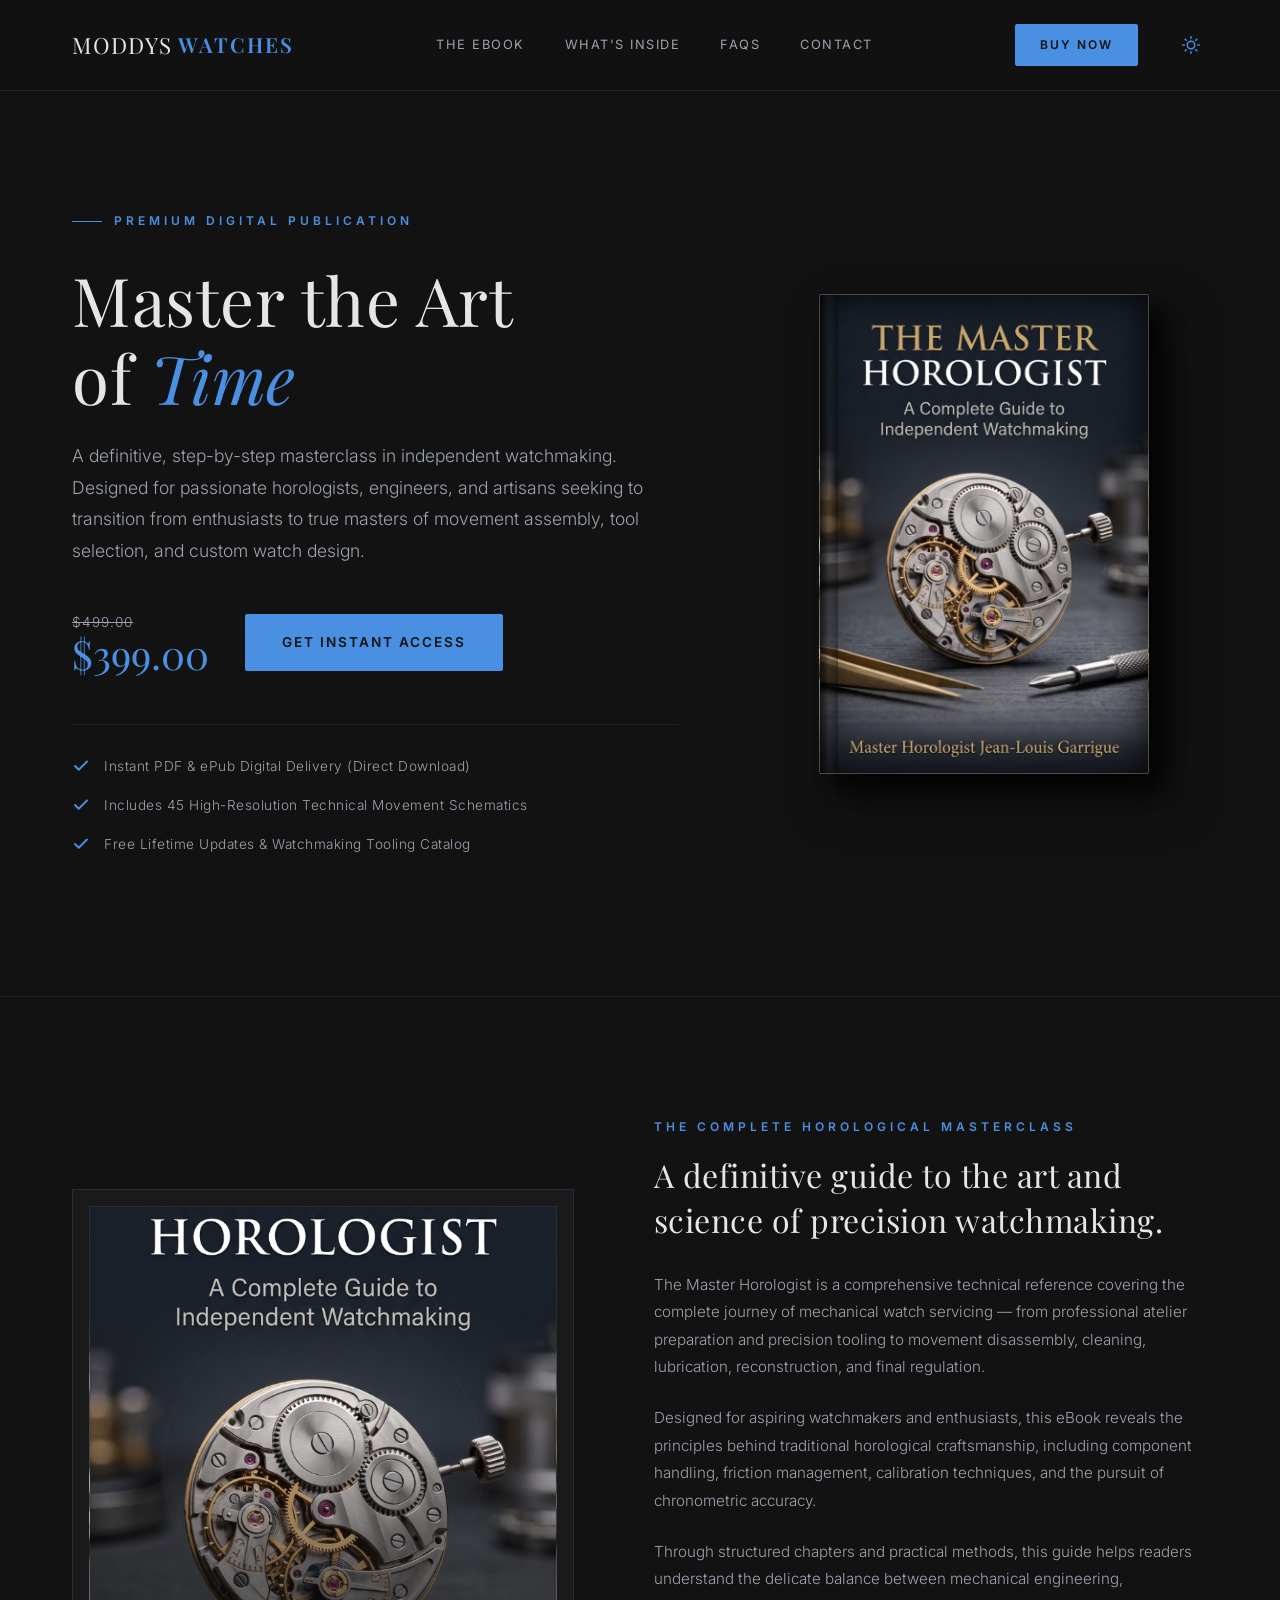
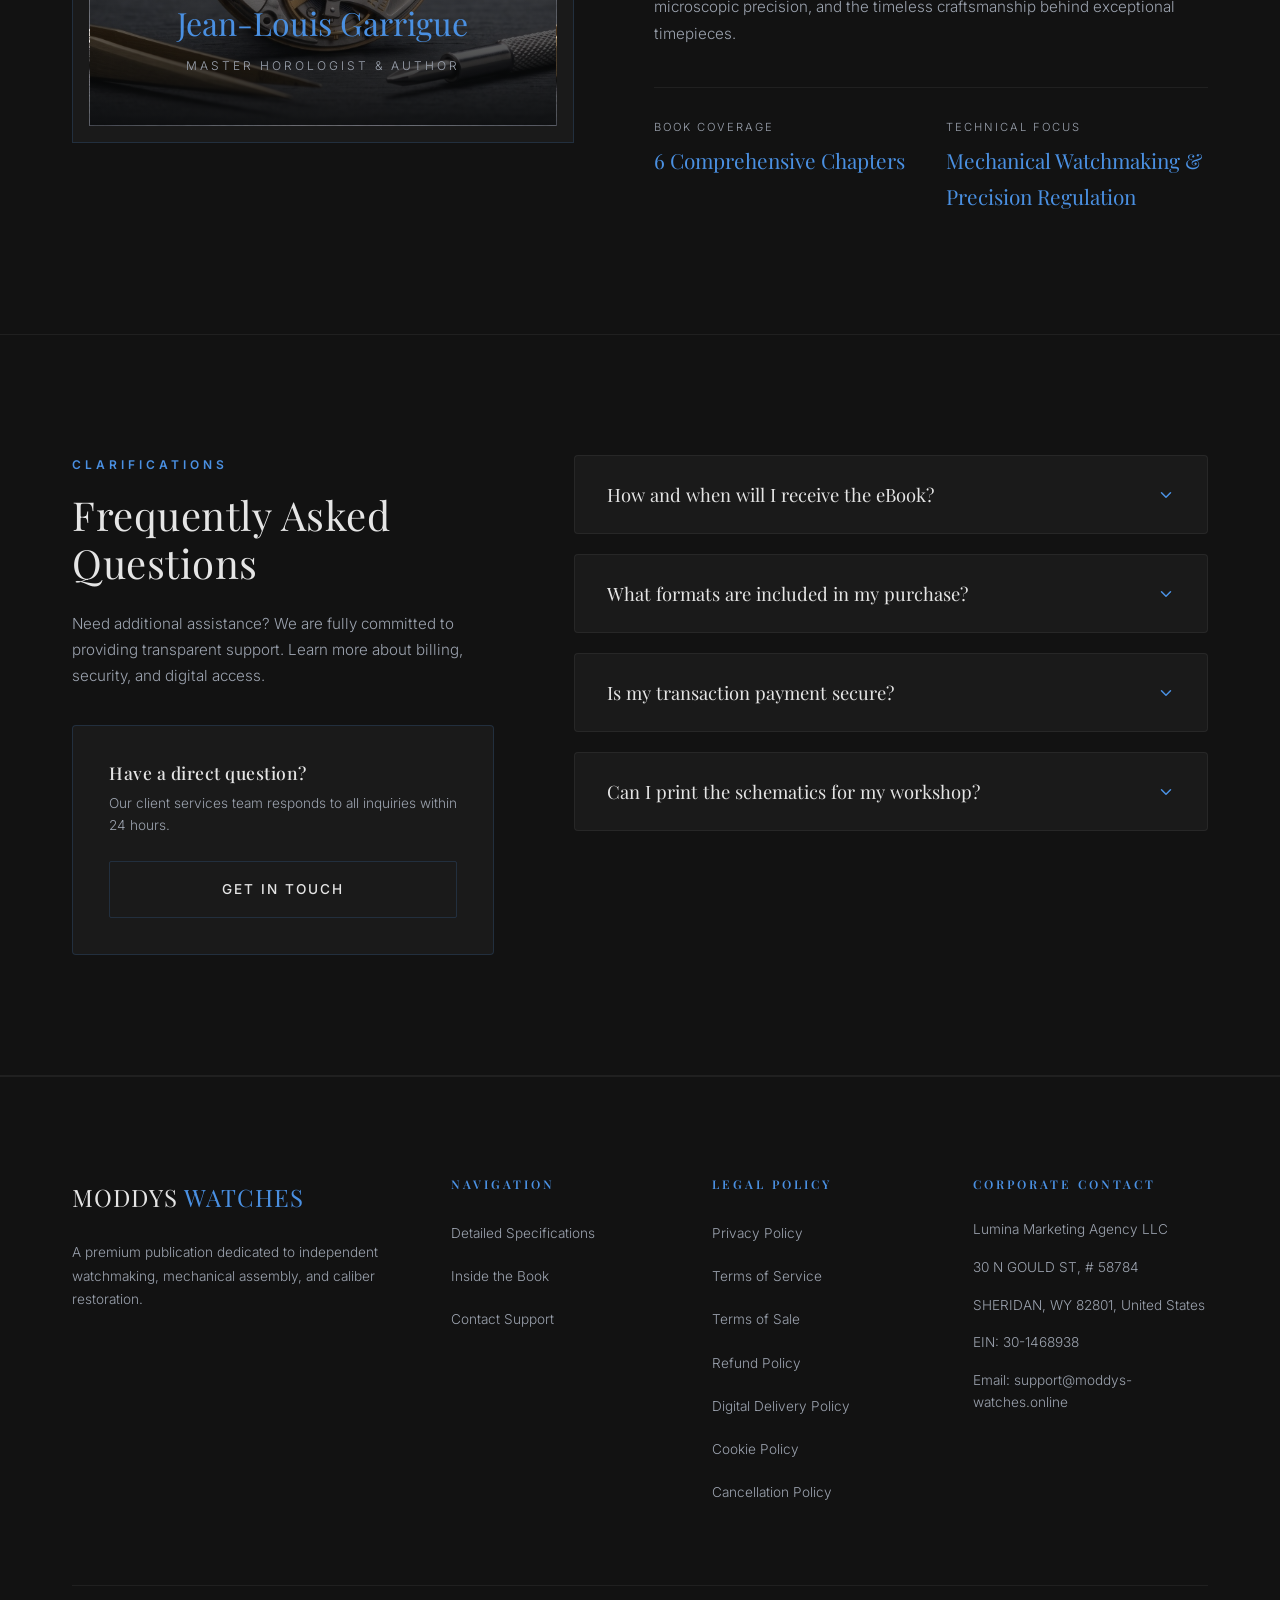
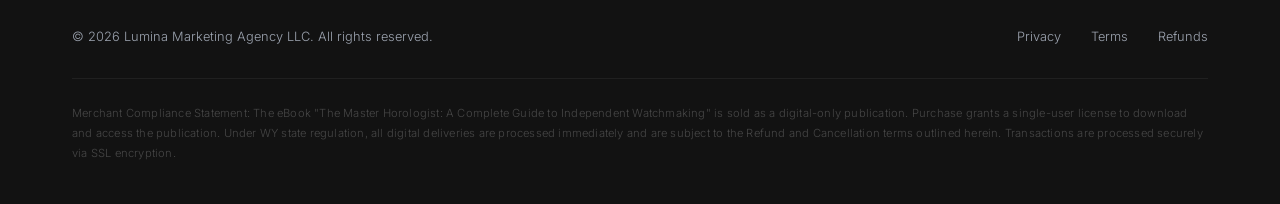
<file: index.html>
<!DOCTYPE html>
<html lang="en">

<head>
  <meta charset="UTF-8">
  <meta name="viewport" content="width=device-width, initial-scale=1.0">
  <meta name="description"
    content="The Master Horologist: A Complete Guide to Independent Watchmaking. Learn movement mechanics, sourcing, tools, and assembly from an industry expert.">
  <title>The Master Horologist — A Complete Guide to Independent Watchmaking</title>
  <link rel="preconnect" href="https://fonts.googleapis.com">
  <link rel="preconnect" href="https://fonts.gstatic.com" crossorigin>
  <link
    href="https://fonts.googleapis.com/css2?family=Inter:wght@300;400;500;600;700&family=Playfair+Display:ital,wght@0,400;0,600;0,700;1,400&display=swap"
    rel="stylesheet">
  <link rel="stylesheet" href="style.css">
  <script>
    (function () {
      const currentTheme = localStorage.getItem('theme');
      if (currentTheme === 'classic') {
        document.body.classList.add('theme-classic');
      }
    })();
  </script>
</head>

<body>

  <!-- HEADER -->
  <header class="header">
    <div class="container header-container">
      <a href="index.html" class="logo">
        MODDYS<span>WATCHES</span>
      </a>

      <nav class="nav-menu" id="navMenu">
        <a href="product.html" class="nav-link">The eBook</a>
        <a href="index.html#features" class="nav-link">What's Inside</a>
        <a href="index.html#faq" class="nav-link">FAQs</a>
        <a href="contact.html" class="nav-link">Contact</a>
      </nav>

      <div class="nav-actions">
        <a href="product.html" class="btn btn-primary btn-nav-cta">Buy Now</a>
        <button class="theme-toggle" id="themeToggle" aria-label="Toggle Theme">
          <!-- Sun Icon (appears in dark mode to switch to light) -->
          <svg class="sun-icon" width="18" height="18" viewBox="0 0 24 24" fill="none" stroke="currentColor"
            stroke-width="2" stroke-linecap="round" stroke-linejoin="round">
            <circle cx="12" cy="12" r="5"></circle>
            <line x1="12" y1="1" x2="12" y2="3"></line>
            <line x1="12" y1="21" x2="12" y2="23"></line>
            <line x1="4.22" y1="4.22" x2="5.64" y2="5.64"></line>
            <line x1="18.36" y1="18.36" x2="19.78" y2="19.78"></line>
            <line x1="1" y1="12" x2="3" y2="12"></line>
            <line x1="21" y1="12" x2="23" y2="12"></line>
            <line x1="4.22" y1="19.78" x2="5.64" y2="18.36"></line>
            <line x1="18.36" y1="5.64" x2="19.78" y2="4.22"></line>
          </svg>
          <!-- Moon Icon (appears in light mode to switch to dark) -->
          <svg class="moon-icon" width="18" height="18" viewBox="0 0 24 24" fill="none" stroke="currentColor"
            stroke-width="2" stroke-linecap="round" stroke-linejoin="round">
            <path d="M21 12.79A9 9 0 1 1 11.21 3 7 7 0 0 0 21 12.79z"></path>
          </svg>
        </button>
        <button class="mobile-nav-toggle" id="mobileNavToggle" aria-label="Toggle navigation">
          <span class="hamburger"></span>
        </button>
      </div>
    </div>
  </header>

  <!-- HERO SECTION -->
  <section class="hero">
    <div class="container hero-grid">
      <div class="hero-content">
        <span class="hero-pretitle">Premium Digital Publication</span>
        <h1 class="hero-title">Master the Art <br>of <span class="serif-italic text-gold">Time</span></h1>
        <p class="hero-description">
          A definitive, step-by-step masterclass in independent watchmaking. Designed for passionate horologists,
          engineers, and artisans seeking to transition from enthusiasts to true masters of movement assembly, tool
          selection, and custom watch design.
        </p>

        <div class="hero-cta-wrapper">
          <div class="hero-price">
            <span class="price-original">$499.00</span>
            <span class="price-current">$399.00</span>
          </div>
          <a href="product.html" class="btn btn-primary">Get Instant Access</a>
        </div>

        <div class="hero-benefits-list">
          <div class="hero-benefit-item">
            <svg width="18" height="18" viewBox="0 0 24 24" fill="none" stroke="currentColor" stroke-width="2.5"
              stroke-linecap="round" stroke-linejoin="round">
              <polyline points="20 6 9 17 4 12"></polyline>
            </svg>
            <span>Instant PDF &amp; ePub Digital Delivery (Direct Download)</span>
          </div>
          <div class="hero-benefit-item">
            <svg width="18" height="18" viewBox="0 0 24 24" fill="none" stroke="currentColor" stroke-width="2.5"
              stroke-linecap="round" stroke-linejoin="round">
              <polyline points="20 6 9 17 4 12"></polyline>
            </svg>
            <span>Includes 45 High-Resolution Technical Movement Schematics</span>
          </div>
          <div class="hero-benefit-item">
            <svg width="18" height="18" viewBox="0 0 24 24" fill="none" stroke="currentColor" stroke-width="2.5"
              stroke-linecap="round" stroke-linejoin="round">
              <polyline points="20 6 9 17 4 12"></polyline>
            </svg>
            <span>Free Lifetime Updates &amp; Watchmaking Tooling Catalog</span>
          </div>
        </div>
      </div>

      <div class="hero-image-wrapper">
        <div class="gear-deco"></div>
        <div class="book-mockup-container">
          <div class="book-shadow-back"></div>
          <div class="book-mockup">
            <div class="book-cover"
              style="background-image: url('images/book-cover.jpg'); background-size: cover; background-position: center;">
              <div class="book-spine-effect"></div>
            </div>
          </div>
        </div>
      </div>
    </div>
  </section>

  <!-- AUTHOR SECTION -->
  <section class="author" id="author">
    <div class="container author-grid">
      <div class="author-image-area">
        <div class="author-frame">
          <div class="author-image-placeholder"
            style="background-image: url('images/book-cover.jpg'); background-size: cover; background-position: center;">
            <div class="author-text-on-image">
              <div class="author-name-tag">Jean-Louis Garrigue</div>
              <div class="author-title-tag">Master Horologist &amp; Author</div>
            </div>
          </div>
        </div>
      </div>
      <div class="author-bio">
        <span class="section-tag">THE COMPLETE HOROLOGICAL MASTERCLASS</span>
        <h2 class="author-bio-lead">A definitive guide to the art and science of precision watchmaking.</h2>
        <p class="author-bio-p">
          The Master Horologist is a comprehensive technical reference covering the complete journey of mechanical watch
          servicing — from professional atelier preparation and precision tooling to movement disassembly, cleaning,
          lubrication, reconstruction, and final regulation.
        </p>
        <p class="author-bio-p">
          Designed for aspiring watchmakers and enthusiasts, this eBook reveals the principles behind traditional
          horological craftsmanship, including component handling, friction management, calibration techniques, and the
          pursuit of chronometric accuracy.
        </p>

        <p class="author-bio-p">
          Through structured chapters and practical methods, this guide helps readers understand the delicate balance
          between mechanical engineering, microscopic precision, and the timeless craftsmanship behind exceptional
          timepieces.
        </p>

        <div class="author-credentials">
          <div class="credential-item">
            <span class="credential-label">BOOK COVERAGE</span>
            <span class="credential-val">6 Comprehensive Chapters</span>
          </div>
          <div class="credential-item">
            <span class="credential-label">TECHNICAL FOCUS</span>
            <span class="credential-val">Mechanical Watchmaking & Precision Regulation</span>
          </div>
        </div>
      </div>
    </div>
  </section>

  <!-- TRUST & FAQ SECTION -->
  <section class="faq" id="faq">
    <div class="container faq-layout">
      <div class="faq-intro">
        <span class="section-tag">Clarifications</span>
        <h2>Frequently Asked Questions</h2>
        <p>
          Need additional assistance? We are fully committed to providing transparent support. Learn more about billing,
          security, and digital access.
        </p>
        <div class="faq-contact-card">
          <h4>Have a direct question?</h4>
          <p>Our client services team responds to all inquiries within 24 hours.</p>
          <a href="contact.html" class="btn btn-secondary btn-block">Get in Touch</a>
        </div>
      </div>

      <div class="faq-accordion">
        <!-- FAQ 1 -->
        <div class="accordion-item">
          <button class="accordion-header">
            How and when will I receive the eBook?
            <svg class="accordion-icon" width="20" height="20" viewBox="0 0 24 24" fill="none" stroke="currentColor"
              stroke-width="2" stroke-linecap="round" stroke-linejoin="round">
              <polyline points="6 9 12 15 18 9"></polyline>
            </svg>
          </button>
          <div class="accordion-content">
            <div class="accordion-content-inner">
              Delivery is instant. As soon as your secure checkout is complete, you will receive a secure confirmation
              email containing high-speed download links for both high-resolution PDF and ePub editions of the book.
            </div>
          </div>
        </div>

        <!-- FAQ 2 -->
        <div class="accordion-item">
          <button class="accordion-header">
            What formats are included in my purchase?
            <svg class="accordion-icon" width="20" height="20" viewBox="0 0 24 24" fill="none" stroke="currentColor"
              stroke-width="2" stroke-linecap="round" stroke-linejoin="round">
              <polyline points="6 9 12 15 18 9"></polyline>
            </svg>
          </button>
          <div class="accordion-content">
            <div class="accordion-content-inner">
              You will receive two formats: a high-definition PDF designed for detailed study on tablet/desktop displays
              (showing vector movement diagrams), and a fully responsive ePub file suitable for mobile reading devices.
            </div>
          </div>
        </div>

        <!-- FAQ 3 -->
        <div class="accordion-item">
          <button class="accordion-header">
            Is my transaction payment secure?
            <svg class="accordion-icon" width="20" height="20" viewBox="0 0 24 24" fill="none" stroke="currentColor"
              stroke-width="2" stroke-linecap="round" stroke-linejoin="round">
              <polyline points="6 9 12 15 18 9"></polyline>
            </svg>
          </button>
          <div class="accordion-content">
            <div class="accordion-content-inner">
              Yes, absolutely. We use industry-standard 256-bit SSL encryption to process all transactions. Your payment
              details are processed securely through certified merchant networks, and we never view or store your card
              number.
            </div>
          </div>
        </div>

        <!-- FAQ 4 -->
        <div class="accordion-item">
          <button class="accordion-header">
            Can I print the schematics for my workshop?
            <svg class="accordion-icon" width="20" height="20" viewBox="0 0 24 24" fill="none" stroke="currentColor"
              stroke-width="2" stroke-linecap="round" stroke-linejoin="round">
              <polyline points="6 9 12 15 18 9"></polyline>
            </svg>
          </button>
          <div class="accordion-content">
            <div class="accordion-content-inner">
              Yes, your personal license permits you to print the schematics, oiling charts, and tool reference lists
              included in the PDF edition. This is highly recommended for physical reference at your watchmaker
              workbench.
            </div>
          </div>
        </div>
      </div>
    </div>
  </section>

  <!-- FOOTER -->
  <footer class="footer">
    <div class="container">
      <div class="footer-grid">
        <div class="footer-brand">
          <div class="footer-logo">MODDYS <span>WATCHES</span></div>
          <p class="footer-desc">
            A premium publication dedicated to independent watchmaking, mechanical assembly, and caliber restoration.
          </p>
        </div>

        <div>
          <h4 class="footer-heading">Navigation</h4>
          <ul class="footer-links">
            <li><a href="product.html" class="footer-link">Detailed Specifications</a></li>
            <li><a href="index.html#features" class="footer-link">Inside the Book</a></li>
            <li><a href="contact.html" class="footer-link">Contact Support</a></li>
          </ul>
        </div>

        <div>
          <h4 class="footer-heading">Legal Policy</h4>
          <ul class="footer-links">
            <li><a href="privacy.html" class="footer-link">Privacy Policy</a></li>
            <li><a href="terms.html" class="footer-link">Terms of Service</a></li>
            <li><a href="terms-of-sale.html" class="footer-link">Terms of Sale</a></li>
            <li><a href="refund.html" class="footer-link">Refund Policy</a></li>
            <li><a href="delivery.html" class="footer-link">Digital Delivery Policy</a></li>
            <li><a href="cookies.html" class="footer-link">Cookie Policy</a></li>
            <li><a href="cancellation.html" class="footer-link">Cancellation Policy</a></li>
          </ul>
        </div>

        <div>
          <h4 class="footer-heading">Corporate Contact</h4>
          <div class="footer-contact-info">
            <span>Lumina Marketing Agency LLC</span>
            <span>30 N GOULD ST, # 58784</span>
            <span>SHERIDAN, WY 82801, United States</span>
            <span>EIN: 30-1468938</span>
            <span>Email: support@moddys-watches.online</span>
          </div>
        </div>
      </div>

      <div class="footer-bottom">
        <span>&copy; 2026 Lumina Marketing Agency LLC. All rights reserved.</span>
        <div class="footer-bottom-links">
          <a href="privacy.html" class="footer-bottom-link">Privacy</a>
          <a href="terms.html" class="footer-bottom-link">Terms</a>
          <a href="refund.html" class="footer-bottom-link">Refunds</a>
        </div>
      </div>

      <div class="compliance-text">
        Merchant Compliance Statement: The eBook "The Master Horologist: A Complete Guide to Independent Watchmaking" is
        sold as a digital-only publication. Purchase grants a single-user license to download and access the
        publication. Under WY state regulation, all digital deliveries are processed immediately and are subject to the
        Refund and Cancellation terms outlined herein. Transactions are processed securely via SSL encryption.
      </div>
    </div>
  </footer>

  <!-- MOBILE MENU AND FAQ ACCORDION SCRIPTS -->
  <script>
    // Mobile Navigation Toggle
    const mobileNavToggle = document.getElementById('mobileNavToggle');
    const navMenu = document.getElementById('navMenu');

    mobileNavToggle.addEventListener('click', () => {
      mobileNavToggle.classList.toggle('active');
      navMenu.classList.toggle('active');
    });

    // Close menu when clicking links
    document.querySelectorAll('.nav-link').forEach(link => {
      link.addEventListener('click', () => {
        mobileNavToggle.classList.remove('active');
        navMenu.classList.remove('active');
      });
    });

    // FAQ Accordion Toggle
    const accordionHeaders = document.querySelectorAll('.accordion-header');

    accordionHeaders.forEach(header => {
      header.addEventListener('click', () => {
        const item = header.parentElement;
        const content = item.querySelector('.accordion-content');
        const isActive = item.classList.contains('active');

        // Close all other accordion items
        document.querySelectorAll('.accordion-item').forEach(otherItem => {
          if (otherItem !== item) {
            otherItem.classList.remove('active');
            otherItem.querySelector('.accordion-content').style.maxHeight = null;
          }
        });

        // Toggle current item
        if (isActive) {
          item.classList.remove('active');
          content.style.maxHeight = null;
        } else {
          item.classList.add('active');
          content.style.maxHeight = content.scrollHeight + 'px';
        }
      });
    });

    // Theme Toggle Logic
    const themeToggle = document.getElementById('themeToggle');
    if (themeToggle) {
      themeToggle.addEventListener('click', () => {
        document.body.classList.toggle('theme-classic');
        const isClassic = document.body.classList.contains('theme-classic');
        localStorage.setItem('theme', isClassic ? 'classic' : 'dark');
      });
    }
  </script>
</body>

</html>
</file>
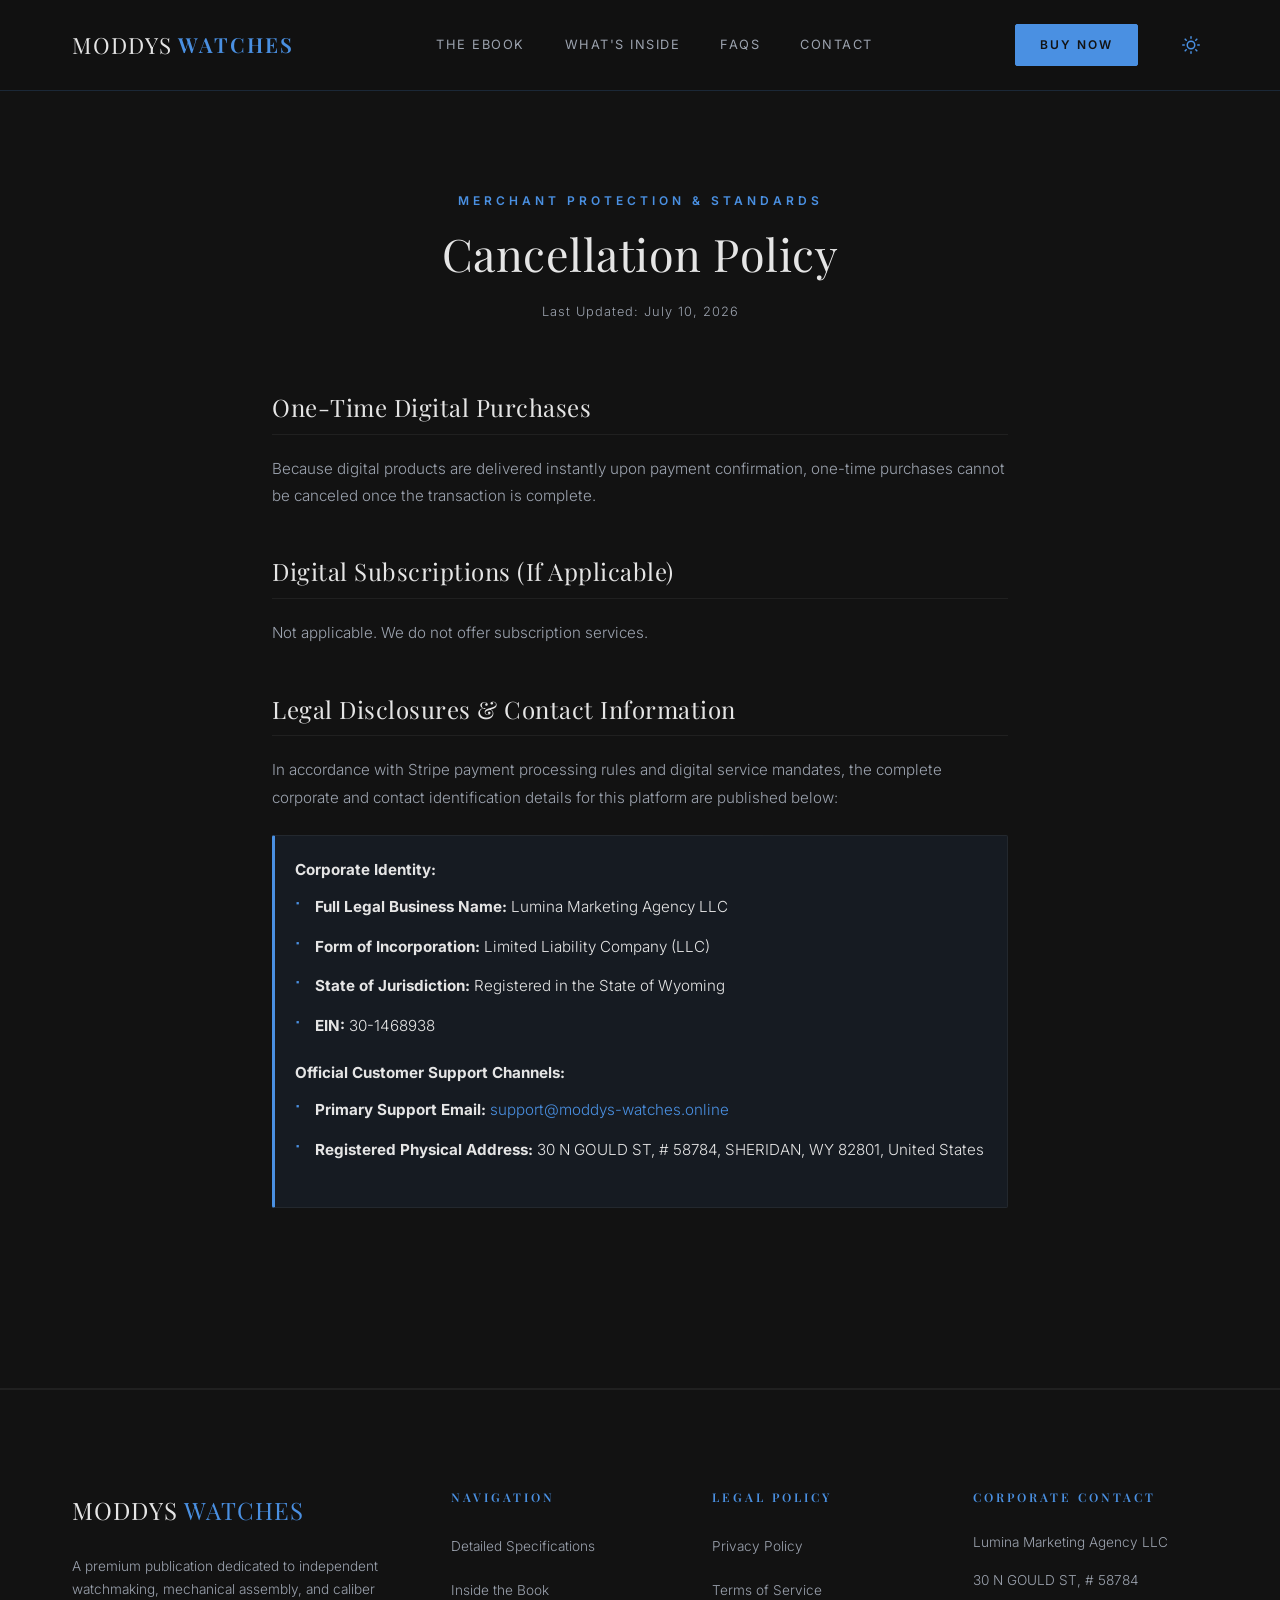
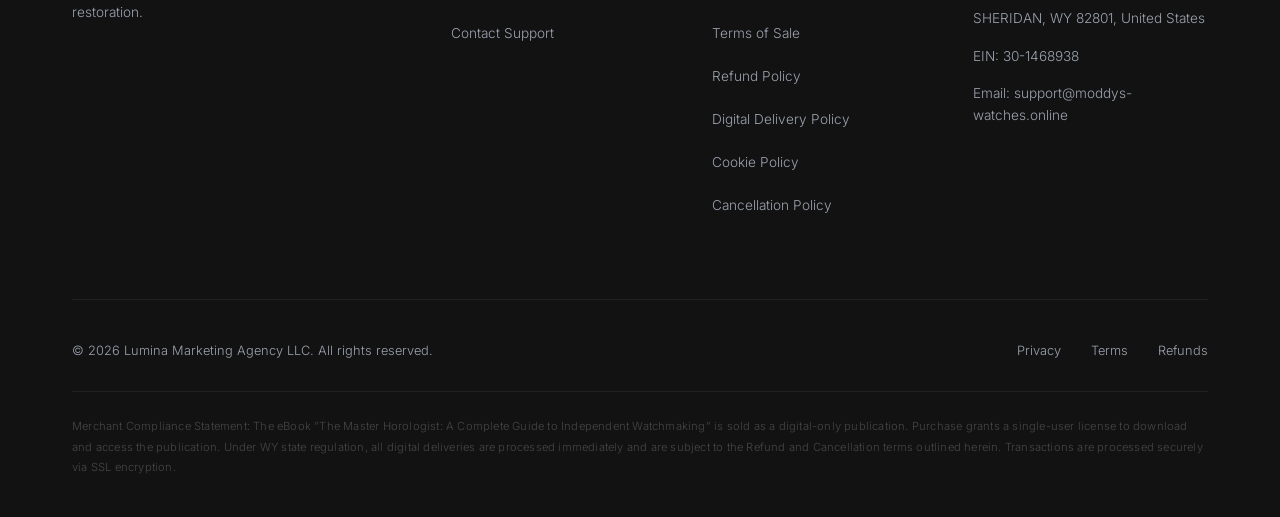
<file: cancellation.html>
<!DOCTYPE html>
<html lang="en">

<head>
  <meta charset="UTF-8">
  <meta name="viewport" content="width=device-width, initial-scale=1.0">
  <meta name="description" content="Cancellation Policy for Moddys Watches digital purchases.">
  <title>Cancellation Policy — Moddys Watches</title>
  <link rel="preconnect" href="https://fonts.googleapis.com">
  <link rel="preconnect" href="https://fonts.gstatic.com" crossorigin>
  <link
    href="https://fonts.googleapis.com/css2?family=Inter:wght@300;400;500;600;700&family=Playfair+Display:ital,wght@0,400;0,600;0,700;1,400&display=swap"
    rel="stylesheet">
  <link rel="stylesheet" href="style.css">
  <script>
    (function () {
      const currentTheme = localStorage.getItem('theme');
      if (currentTheme === 'classic') {
        document.body.classList.add('theme-classic');
      }
    })();
  </script>
</head>

<body>

  <!-- HEADER -->
  <header class="header">
    <div class="container header-container">
      <a href="index.html" class="logo">
        MODDYS<span>WATCHES</span>
      </a>

      <nav class="nav-menu" id="navMenu">
        <a href="product.html" class="nav-link">The eBook</a>
        <a href="index.html#features" class="nav-link">What's Inside</a>
        <a href="index.html#faq" class="nav-link">FAQs</a>
        <a href="contact.html" class="nav-link">Contact</a>
      </nav>

      <div class="nav-actions">
        <a href="product.html" class="btn btn-primary btn-nav-cta">Buy Now</a>
        <button class="theme-toggle" id="themeToggle" aria-label="Toggle Theme">
          <!-- Sun Icon (appears in dark mode to switch to light) -->
          <svg class="sun-icon" width="18" height="18" viewBox="0 0 24 24" fill="none" stroke="currentColor"
            stroke-width="2" stroke-linecap="round" stroke-linejoin="round">
            <circle cx="12" cy="12" r="5"></circle>
            <line x1="12" y1="1" x2="12" y2="3"></line>
            <line x1="12" y1="21" x2="12" y2="23"></line>
            <line x1="4.22" y1="4.22" x2="5.64" y2="5.64"></line>
            <line x1="18.36" y1="18.36" x2="19.78" y2="19.78"></line>
            <line x1="1" y1="12" x2="3" y2="12"></line>
            <line x1="21" y1="12" x2="23" y2="12"></line>
            <line x1="4.22" y1="19.78" x2="5.64" y2="18.36"></line>
            <line x1="18.36" y1="5.64" x2="19.78" y2="4.22"></line>
          </svg>
          <!-- Moon Icon (appears in light mode to switch to dark) -->
          <svg class="moon-icon" width="18" height="18" viewBox="0 0 24 24" fill="none" stroke="currentColor"
            stroke-width="2" stroke-linecap="round" stroke-linejoin="round">
            <path d="M21 12.79A9 9 0 1 1 11.21 3 7 7 0 0 0 21 12.79z"></path>
          </svg>
        </button>
        <button class="mobile-nav-toggle" id="mobileNavToggle" aria-label="Toggle navigation">
          <span class="hamburger"></span>
        </button>
      </div>
    </div>
  </header>

  <!-- LEGAL CONTENT PAGE -->
  <section class="legal-page">
    <div class="container legal-container">
      <div class="legal-header">
        <span class="section-tag">Merchant Protection &amp; Standards</span>
        <h1 class="section-title">Cancellation Policy</h1>
        <p class="legal-meta">Last Updated: July 10, 2026</p>
      </div>

      <div class="legal-content">
        <h2>One-Time Digital Purchases</h2>
        <p>
          Because digital products are delivered instantly upon payment confirmation, one-time purchases cannot be canceled once the transaction is complete.
        </p>

        <h2>Digital Subscriptions (If Applicable)</h2>
        <p>
          Not applicable. We do not offer subscription services.
        </p>

        <h2>Legal Disclosures &amp; Contact Information</h2>
        <p>
          In accordance with Stripe payment processing rules and digital service mandates, the complete corporate and contact identification details for this platform are published below:
        </p>
        <div class="legal-section-callout" style="background-color: var(--color-gold-light); border-left: 3px solid var(--color-gold-accent); padding: 20px; margin-top: 20px;">
          <p style="margin-bottom: 10px;"><strong>Corporate Identity:</strong></p>
          <ul style="list-style: none; padding-left: 0; margin-bottom: 20px; color: var(--color-text-primary);">
            <li><strong>Full Legal Business Name:</strong> Lumina Marketing Agency LLC</li>
            <li><strong>Form of Incorporation:</strong> Limited Liability Company (LLC)</li>
            <li><strong>State of Jurisdiction:</strong> Registered in the State of Wyoming</li>
            <li><strong>EIN:</strong> 30-1468938</li>
          </ul>
          <p style="margin-bottom: 10px;"><strong>Official Customer Support Channels:</strong></p>
          <ul style="list-style: none; padding-left: 0; color: var(--color-text-primary);">
            <li><strong>Primary Support Email:</strong> <a href="mailto:support@moddys-watches.online" class="text-gold">support@moddys-watches.online</a></li>
            <li><strong>Registered Physical Address:</strong> 30 N GOULD ST, # 58784, SHERIDAN, WY 82801, United States</li>
          </ul>
        </div>
      </div>
    </div>
  </section>

  <!-- FOOTER -->
  <footer class="footer">
    <div class="container">
      <div class="footer-grid">
        <div class="footer-brand">
          <div class="footer-logo">MODDYS <span>WATCHES</span></div>
          <p class="footer-desc">
            A premium publication dedicated to independent watchmaking, mechanical assembly, and caliber restoration.
          </p>
        </div>

        <div>
          <h4 class="footer-heading">Navigation</h4>
          <ul class="footer-links">
            <li><a href="product.html" class="footer-link">Detailed Specifications</a></li>
            <li><a href="index.html#features" class="footer-link">Inside the Book</a></li>
            <li><a href="contact.html" class="footer-link">Contact Support</a></li>
          </ul>
        </div>

        <div>
          <h4 class="footer-heading">Legal Policy</h4>
          <ul class="footer-links">
            <li><a href="privacy.html" class="footer-link">Privacy Policy</a></li>
            <li><a href="terms.html" class="footer-link">Terms of Service</a></li>
            <li><a href="terms-of-sale.html" class="footer-link">Terms of Sale</a></li>
            <li><a href="refund.html" class="footer-link">Refund Policy</a></li>
            <li><a href="delivery.html" class="footer-link">Digital Delivery Policy</a></li>
            <li><a href="cookies.html" class="footer-link">Cookie Policy</a></li>
            <li><a href="cancellation.html" class="footer-link">Cancellation Policy</a></li>
          </ul>
        </div>

        <div>
          <h4 class="footer-heading">Corporate Contact</h4>
          <div class="footer-contact-info">
            <span>Lumina Marketing Agency LLC</span>
            <span>30 N GOULD ST, # 58784</span>
            <span>SHERIDAN, WY 82801, United States</span>
            <span>EIN: 30-1468938</span>
            <span>Email: support@moddys-watches.online</span>
          </div>
        </div>
      </div>

      <div class="footer-bottom">
        <span>&copy; 2026 Lumina Marketing Agency LLC. All rights reserved.</span>
        <div class="footer-bottom-links">
          <a href="privacy.html" class="footer-bottom-link">Privacy</a>
          <a href="terms.html" class="footer-bottom-link">Terms</a>
          <a href="refund.html" class="footer-bottom-link">Refunds</a>
        </div>
      </div>

      <div class="compliance-text">
        Merchant Compliance Statement: The eBook "The Master Horologist: A Complete Guide to Independent Watchmaking" is
        sold as a digital-only publication. Purchase grants a single-user license to download and access the
        publication. Under WY state regulation, all digital deliveries are processed immediately and are subject to the
        Refund and Cancellation terms outlined herein. Transactions are processed securely via SSL encryption.
      </div>
    </div>
  </footer>

  <!-- MOBILE MENU SCRIPT -->
  <script>
    const mobileNavToggle = document.getElementById('mobileNavToggle');
    const navMenu = document.getElementById('navMenu');

    mobileNavToggle.addEventListener('click', () => {
      mobileNavToggle.classList.toggle('active');
      navMenu.classList.toggle('active');
    });

    // Theme Toggle Logic
    const themeToggle = document.getElementById('themeToggle');
    if (themeToggle) {
      themeToggle.addEventListener('click', () => {
        document.body.classList.toggle('theme-classic');
        const isClassic = document.body.classList.contains('theme-classic');
        localStorage.setItem('theme', isClassic ? 'classic' : 'dark');
      });
    }
  </script>
</body>

</html>
</file>
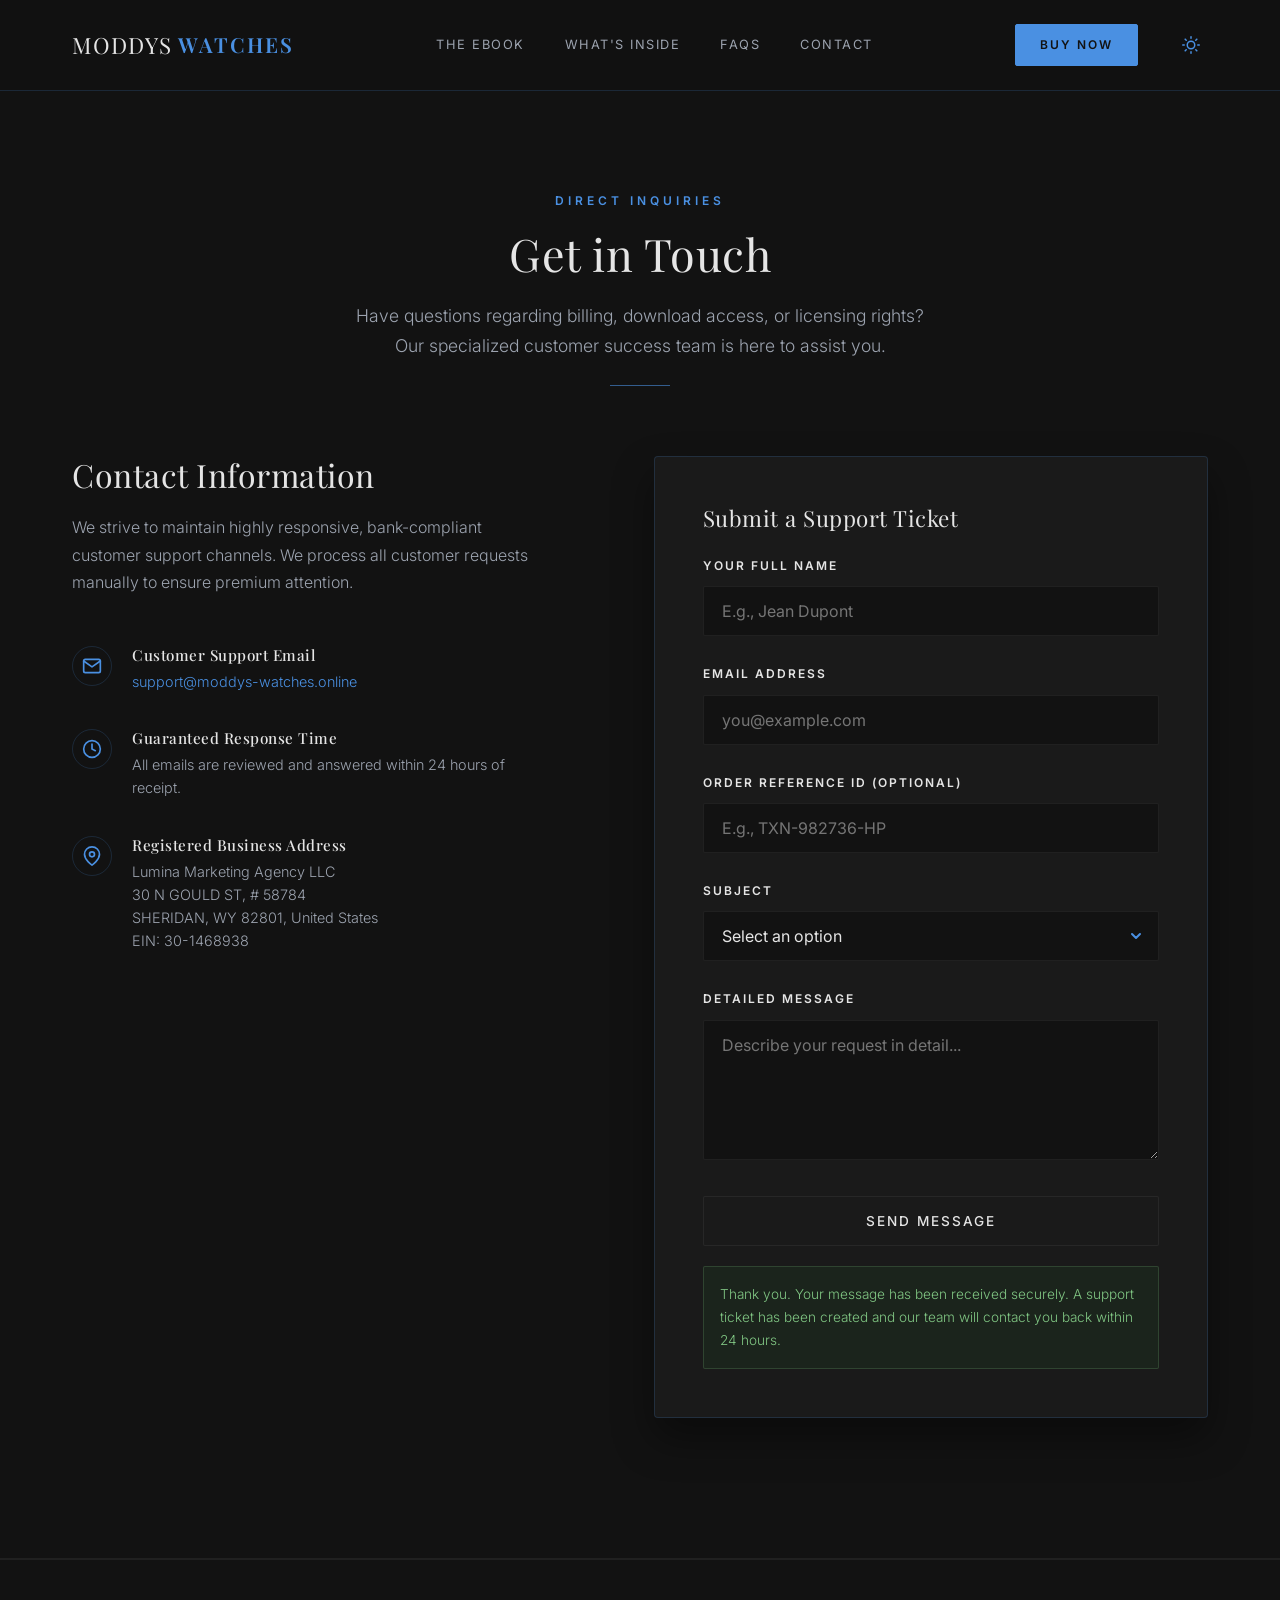
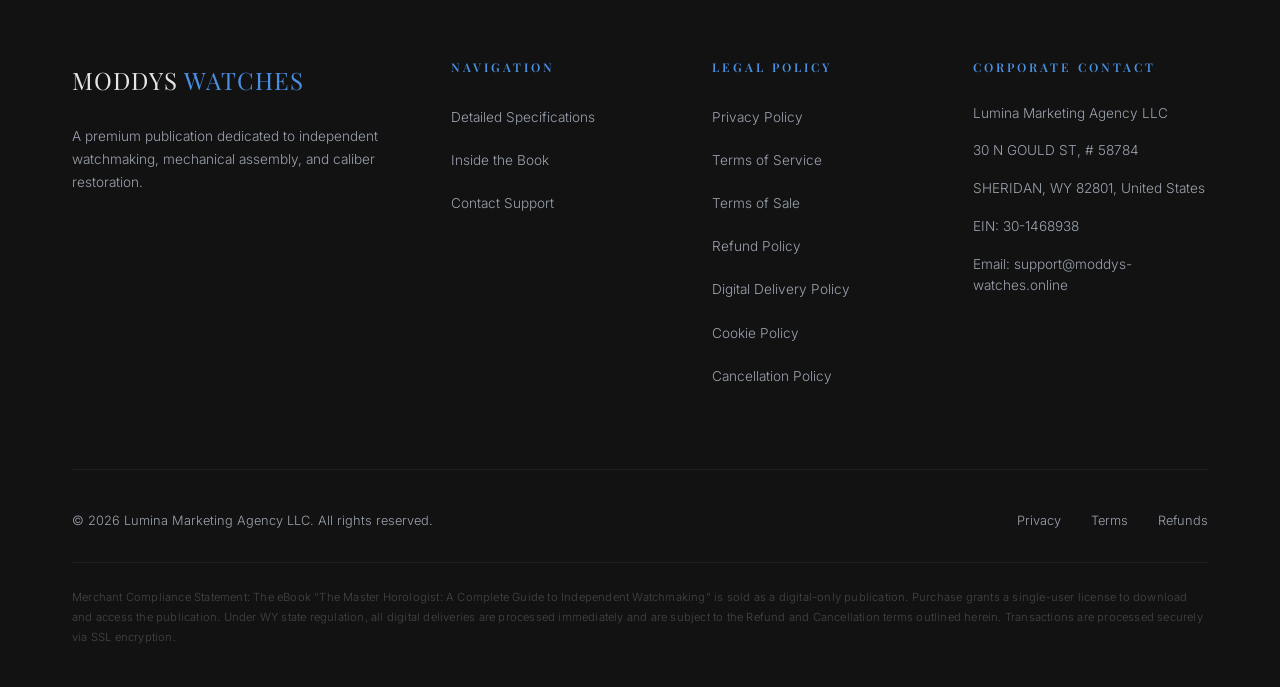
<file: contact.html>
<!DOCTYPE html>
<html lang="en">

<head>
  <meta charset="UTF-8">
  <meta name="viewport" content="width=device-width, initial-scale=1.0">
  <meta name="description"
    content="Get in touch with the support team for The Master Horologist eBook. Submit queries about orders, billing, or licensing.">
  <title>Contact Us — The Master Horologist</title>
  <link rel="preconnect" href="https://fonts.googleapis.com">
  <link rel="preconnect" href="https://fonts.gstatic.com" crossorigin>
  <link
    href="https://fonts.googleapis.com/css2?family=Inter:wght@300;400;500;600;700&family=Playfair+Display:ital,wght@0,400;0,600;0,700;1,400&display=swap"
    rel="stylesheet">
  <link rel="stylesheet" href="style.css">
  <script>
    (function () {
      const currentTheme = localStorage.getItem('theme');
      if (currentTheme === 'classic') {
        document.body.classList.add('theme-classic');
      }
    })();
  </script>
</head>

<body>

  <!-- HEADER -->
  <header class="header">
    <div class="container header-container">
      <a href="index.html" class="logo">
        MODDYS<span>WATCHES</span>
      </a>

      <nav class="nav-menu" id="navMenu">
        <a href="product.html" class="nav-link">The eBook</a>
        <a href="index.html#features" class="nav-link">What's Inside</a>
        <a href="index.html#faq" class="nav-link">FAQs</a>
        <a href="contact.html" class="nav-link">Contact</a>
      </nav>

      <div class="nav-actions">
        <a href="product.html" class="btn btn-primary btn-nav-cta">Buy Now</a>
        <button class="theme-toggle" id="themeToggle" aria-label="Toggle Theme">
          <!-- Sun Icon (appears in dark mode to switch to light) -->
          <svg class="sun-icon" width="18" height="18" viewBox="0 0 24 24" fill="none" stroke="currentColor"
            stroke-width="2" stroke-linecap="round" stroke-linejoin="round">
            <circle cx="12" cy="12" r="5"></circle>
            <line x1="12" y1="1" x2="12" y2="3"></line>
            <line x1="12" y1="21" x2="12" y2="23"></line>
            <line x1="4.22" y1="4.22" x2="5.64" y2="5.64"></line>
            <line x1="18.36" y1="18.36" x2="19.78" y2="19.78"></line>
            <line x1="1" y1="12" x2="3" y2="12"></line>
            <line x1="21" y1="12" x2="23" y2="12"></line>
            <line x1="4.22" y1="19.78" x2="5.64" y2="18.36"></line>
            <line x1="18.36" y1="5.64" x2="19.78" y2="4.22"></line>
          </svg>
          <!-- Moon Icon (appears in light mode to switch to dark) -->
          <svg class="moon-icon" width="18" height="18" viewBox="0 0 24 24" fill="none" stroke="currentColor"
            stroke-width="2" stroke-linecap="round" stroke-linejoin="round">
            <path d="M21 12.79A9 9 0 1 1 11.21 3 7 7 0 0 0 21 12.79z"></path>
          </svg>
        </button>
        <button class="mobile-nav-toggle" id="mobileNavToggle" aria-label="Toggle navigation">
          <span class="hamburger"></span>
        </button>
      </div>
    </div>
  </header>

  <!-- CONTACT SECTION -->
  <section class="contact-section">
    <div class="container">

      <div class="section-header">
        <span class="section-tag">Direct Inquiries</span>
        <h1 class="section-title">Get in Touch</h1>
        <p class="section-subtitle">
          Have questions regarding billing, download access, or licensing rights? Our specialized customer success team
          is here to assist you.
        </p>
      </div>

      <div class="contact-grid">

        <!-- Contact Information Column -->
        <div class="contact-info">
          <h2 style="font-size: 2rem; margin-bottom: 20px;">Contact Information</h2>
          <p style="color: var(--color-text-muted); margin-bottom: 30px;">
            We strive to maintain highly responsive, bank-compliant customer support channels. We process all customer
            requests manually to ensure premium attention.
          </p>

          <div class="contact-info-list">
            <!-- Email -->
            <div class="contact-info-item">
              <div class="contact-info-icon">
                <svg width="20" height="20" viewBox="0 0 24 24" fill="none" stroke="currentColor" stroke-width="2"
                  stroke-linecap="round" stroke-linejoin="round">
                  <path d="M4 4h16c1.1 0 2 .9 2 2v12c0 1.1-.9 2-2 2H4c-1.1 0-2-.9-2-2V6c0-1.1.9-2 2-2z"></path>
                  <polyline points="22,6 12,13 2,6"></polyline>
                </svg>
              </div>
              <div class="contact-info-text">
                <h4>Customer Support Email</h4>
                <p><a href="mailto:support@moddys-watches.online" class="text-gold">support@moddys-watches.online</a></p>
              </div>
            </div>

            <!-- Response Time -->
            <div class="contact-info-item">
              <div class="contact-info-icon">
                <svg width="20" height="20" viewBox="0 0 24 24" fill="none" stroke="currentColor" stroke-width="2"
                  stroke-linecap="round" stroke-linejoin="round">
                  <circle cx="12" cy="12" r="10"></circle>
                  <polyline points="12 6 12 12 16 14"></polyline>
                </svg>
              </div>
              <div class="contact-info-text">
                <h4>Guaranteed Response Time</h4>
                <p>All emails are reviewed and answered within 24 hours of receipt.</p>
              </div>
            </div>

            <!-- Registered Office -->
            <div class="contact-info-item">
              <div class="contact-info-icon">
                <svg width="20" height="20" viewBox="0 0 24 24" fill="none" stroke="currentColor" stroke-width="2"
                  stroke-linecap="round" stroke-linejoin="round">
                  <path d="M21 10c0 7-9 13-9 13s-9-6-9-13a9 9 0 0 1 18 0z"></path>
                  <circle cx="12" cy="10" r="3"></circle>
                </svg>
              </div>
              <div class="contact-info-text">
                <h4>Registered Business Address</h4>
                <p>
                  Lumina Marketing Agency LLC<br>
                  30 N GOULD ST, # 58784<br>
                  SHERIDAN, WY 82801, United States<br>
                  EIN: 30-1468938
                </p>
              </div>
            </div>
          </div>
        </div>

        <!-- Contact Form Column -->
        <div class="contact-form-wrapper">
          <h3 style="font-size: 1.4rem; margin-bottom: 24px;">Submit a Support Ticket</h3>

          <form id="contactForm">
            <div class="form-group">
              <label class="form-label" for="contactName">Your Full Name</label>
              <input type="text" id="contactName" class="form-control" placeholder="E.g., Jean Dupont" required>
            </div>

            <div class="form-group">
              <label class="form-label" for="contactEmail">Email Address</label>
              <input type="email" id="contactEmail" class="form-control" placeholder="you@example.com" required>
            </div>

            <div class="form-group">
              <label class="form-label" for="orderId">Order Reference ID (Optional)</label>
              <input type="text" id="orderId" class="form-control" placeholder="E.g., TXN-982736-HP">
            </div>

            <div class="form-group">
              <label class="form-label" for="contactSubject">Subject</label>
              <select id="contactSubject" class="form-control"
                style="appearance: none; background: var(--color-primary-dark) url('data:image/svg+xml;charset=utf-8,%3Csvg xmlns%3D%22http%3A%2F%2Fwww.w3.org%2F2000%2Fsvg%22 width%3D%2212%22 height%3D%2212%22 fill%3D%22none%22 stroke%3D%22%234a90e2%22%3E%3Cpath stroke-linecap%3D%22round%22 stroke-linejoin%3D%22round%22 stroke-width%3D%222%22 d%3D%22M2 4l4 4 4-4%22%2F%3E%3C%2Fsvg%3E') no-repeat right 16px center;"
                required>
                <option value="" disabled selected>Select an option</option>
                <option value="billing">Billing &amp; Transaction Query</option>
                <option value="access">Download Link &amp; Access Issues</option>
                <option value="licensing">Licensing &amp; Permissions</option>
                <option value="feedback">General Questions &amp; Feedback</option>
              </select>
            </div>

            <div class="form-group">
              <label class="form-label" for="contactMessage">Detailed Message</label>
              <textarea id="contactMessage" class="form-control" placeholder="Describe your request in detail..."
                required></textarea>
            </div>

            <button type="submit" class="btn btn-dark btn-block" style="padding: 16px 28px;">Send Message</button>
          </form>

          <div id="formStatus" class="form-status success">
            Thank you. Your message has been received securely. A support ticket has been created and our team will
            contact you back within 24 hours.
          </div>
        </div>

      </div>

    </div>
  </section>

  <!-- FOOTER -->
  <footer class="footer">
    <div class="container">
      <div class="footer-grid">
        <div class="footer-brand">
          <div class="footer-logo">MODDYS <span>WATCHES</span></div>
          <p class="footer-desc">
            A premium publication dedicated to independent watchmaking, mechanical assembly, and caliber restoration.
          </p>
        </div>

        <div>
          <h4 class="footer-heading">Navigation</h4>
          <ul class="footer-links">
            <li><a href="product.html" class="footer-link">Detailed Specifications</a></li>
            <li><a href="index.html#features" class="footer-link">Inside the Book</a></li>
            <li><a href="contact.html" class="footer-link">Contact Support</a></li>
          </ul>
        </div>

        <div>
          <h4 class="footer-heading">Legal Policy</h4>
          <ul class="footer-links">
            <li><a href="privacy.html" class="footer-link">Privacy Policy</a></li>
            <li><a href="terms.html" class="footer-link">Terms of Service</a></li>
            <li><a href="terms-of-sale.html" class="footer-link">Terms of Sale</a></li>
            <li><a href="refund.html" class="footer-link">Refund Policy</a></li>
            <li><a href="delivery.html" class="footer-link">Digital Delivery Policy</a></li>
            <li><a href="cookies.html" class="footer-link">Cookie Policy</a></li>
            <li><a href="cancellation.html" class="footer-link">Cancellation Policy</a></li>
          </ul>
        </div>

        <div>
          <h4 class="footer-heading">Corporate Contact</h4>
          <div class="footer-contact-info">
            <span>Lumina Marketing Agency LLC</span>
            <span>30 N GOULD ST, # 58784</span>
            <span>SHERIDAN, WY 82801, United States</span>
            <span>EIN: 30-1468938</span>
            <span>Email: support@moddys-watches.online</span>
          </div>
        </div>
      </div>

      <div class="footer-bottom">
        <span>&copy; 2026 Lumina Marketing Agency LLC. All rights reserved.</span>
        <div class="footer-bottom-links">
          <a href="privacy.html" class="footer-bottom-link">Privacy</a>
          <a href="terms.html" class="footer-bottom-link">Terms</a>
          <a href="refund.html" class="footer-bottom-link">Refunds</a>
        </div>
      </div>

      <div class="compliance-text">
        Merchant Compliance Statement: The eBook "The Master Horologist: A Complete Guide to Independent Watchmaking" is
        sold as a digital-only publication. Purchase grants a single-user license to download and access the
        publication. Under WY state regulation, all digital deliveries are processed immediately and are subject to the
        Refund and Cancellation terms outlined herein. Transactions are processed securely via SSL encryption.
      </div>
    </div>
  </footer>

  <!-- MOBILE MENU AND FORM SCRIPTS -->
  <script>
    // Mobile Navigation Toggle
    const mobileNavToggle = document.getElementById('mobileNavToggle');
    const navMenu = document.getElementById('navMenu');

    mobileNavToggle.addEventListener('click', () => {
      mobileNavToggle.classList.toggle('active');
      navMenu.classList.toggle('active');
    });

    // Form Submission Handler
    const contactForm = document.getElementById('contactForm');
    const formStatus = document.getElementById('formStatus');

    contactForm.addEventListener('submit', (e) => {
      e.preventDefault();

      // Simple visual simulation of sending
      const submitBtn = contactForm.querySelector('button[type="submit"]');
      submitBtn.disabled = true;
      submitBtn.innerText = 'Submitting Ticket...';

      setTimeout(() => {
        contactForm.style.display = 'none';
        formStatus.style.display = 'block';
      }, 1200);
    });

    // Theme Toggle Logic
    const themeToggle = document.getElementById('themeToggle');
    if (themeToggle) {
      themeToggle.addEventListener('click', () => {
        document.body.classList.toggle('theme-classic');
        const isClassic = document.body.classList.contains('theme-classic');
        localStorage.setItem('theme', isClassic ? 'classic' : 'dark');
      });
    }
  </script>
</body>

</html>
</file>
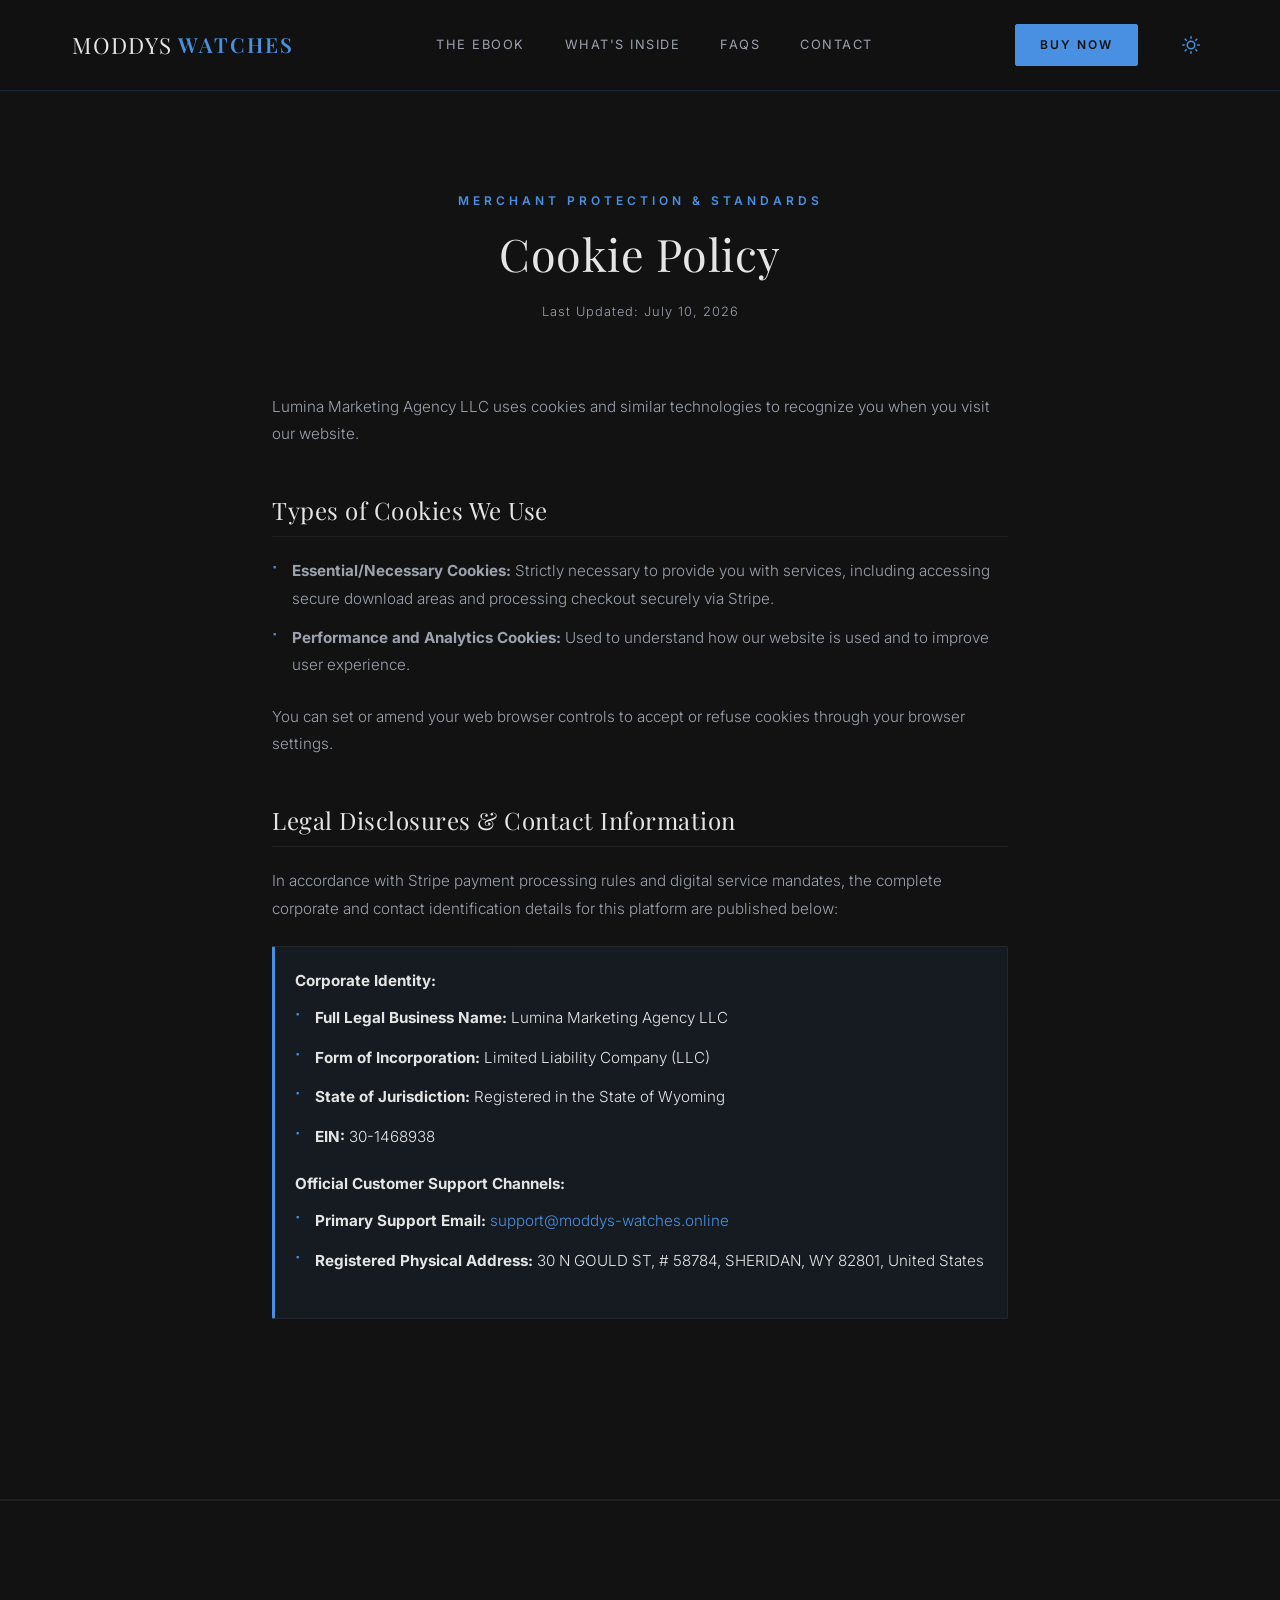
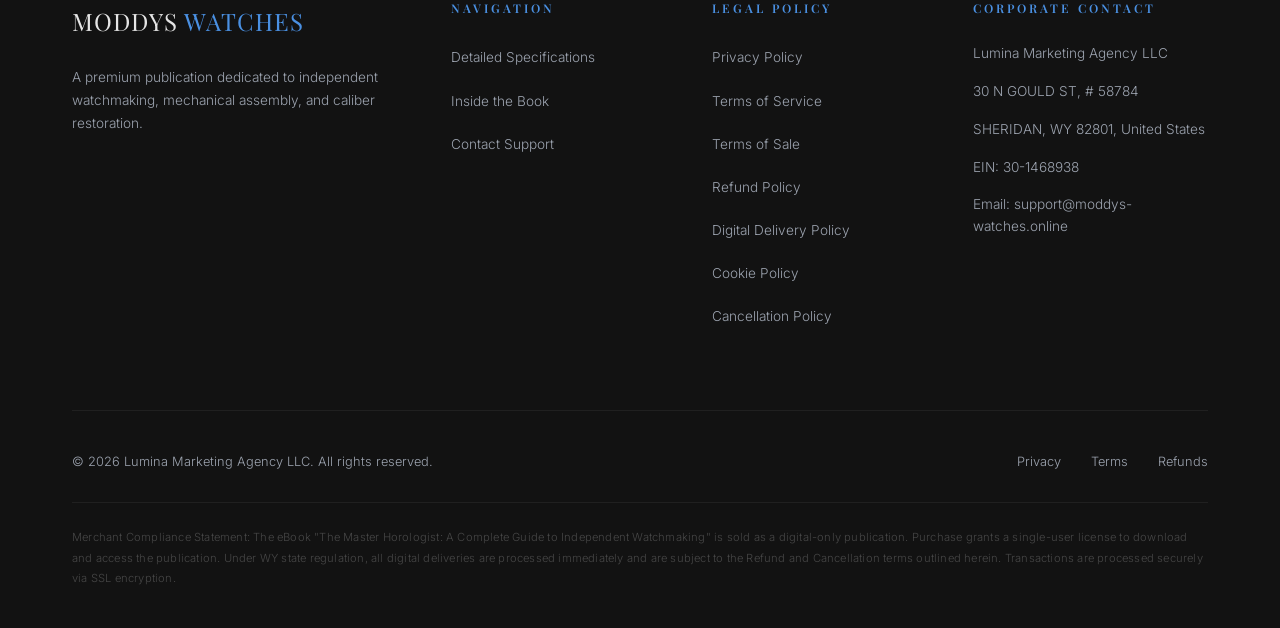
<file: cookies.html>
<!DOCTYPE html>
<html lang="en">

<head>
  <meta charset="UTF-8">
  <meta name="viewport" content="width=device-width, initial-scale=1.0">
  <meta name="description" content="Cookie Policy for Moddys Watches.">
  <title>Cookie Policy — Moddys Watches</title>
  <link rel="preconnect" href="https://fonts.googleapis.com">
  <link rel="preconnect" href="https://fonts.gstatic.com" crossorigin>
  <link
    href="https://fonts.googleapis.com/css2?family=Inter:wght@300;400;500;600;700&family=Playfair+Display:ital,wght@0,400;0,600;0,700;1,400&display=swap"
    rel="stylesheet">
  <link rel="stylesheet" href="style.css">
  <script>
    (function () {
      const currentTheme = localStorage.getItem('theme');
      if (currentTheme === 'classic') {
        document.body.classList.add('theme-classic');
      }
    })();
  </script>
</head>

<body>

  <!-- HEADER -->
  <header class="header">
    <div class="container header-container">
      <a href="index.html" class="logo">
        MODDYS<span>WATCHES</span>
      </a>

      <nav class="nav-menu" id="navMenu">
        <a href="product.html" class="nav-link">The eBook</a>
        <a href="index.html#features" class="nav-link">What's Inside</a>
        <a href="index.html#faq" class="nav-link">FAQs</a>
        <a href="contact.html" class="nav-link">Contact</a>
      </nav>

      <div class="nav-actions">
        <a href="product.html" class="btn btn-primary btn-nav-cta">Buy Now</a>
        <button class="theme-toggle" id="themeToggle" aria-label="Toggle Theme">
          <!-- Sun Icon (appears in dark mode to switch to light) -->
          <svg class="sun-icon" width="18" height="18" viewBox="0 0 24 24" fill="none" stroke="currentColor"
            stroke-width="2" stroke-linecap="round" stroke-linejoin="round">
            <circle cx="12" cy="12" r="5"></circle>
            <line x1="12" y1="1" x2="12" y2="3"></line>
            <line x1="12" y1="21" x2="12" y2="23"></line>
            <line x1="4.22" y1="4.22" x2="5.64" y2="5.64"></line>
            <line x1="18.36" y1="18.36" x2="19.78" y2="19.78"></line>
            <line x1="1" y1="12" x2="3" y2="12"></line>
            <line x1="21" y1="12" x2="23" y2="12"></line>
            <line x1="4.22" y1="19.78" x2="5.64" y2="18.36"></line>
            <line x1="18.36" y1="5.64" x2="19.78" y2="4.22"></line>
          </svg>
          <!-- Moon Icon (appears in light mode to switch to dark) -->
          <svg class="moon-icon" width="18" height="18" viewBox="0 0 24 24" fill="none" stroke="currentColor"
            stroke-width="2" stroke-linecap="round" stroke-linejoin="round">
            <path d="M21 12.79A9 9 0 1 1 11.21 3 7 7 0 0 0 21 12.79z"></path>
          </svg>
        </button>
        <button class="mobile-nav-toggle" id="mobileNavToggle" aria-label="Toggle navigation">
          <span class="hamburger"></span>
        </button>
      </div>
    </div>
  </header>

  <!-- LEGAL CONTENT PAGE -->
  <section class="legal-page">
    <div class="container legal-container">
      <div class="legal-header">
        <span class="section-tag">Merchant Protection &amp; Standards</span>
        <h1 class="section-title">Cookie Policy</h1>
        <p class="legal-meta">Last Updated: July 10, 2026</p>
      </div>

      <div class="legal-content">
        <p>
          Lumina Marketing Agency LLC uses cookies and similar technologies to recognize you when you visit our website.
        </p>

        <h2>Types of Cookies We Use</h2>
        <ul>
          <li><strong>Essential/Necessary Cookies:</strong> Strictly necessary to provide you with services, including accessing secure download areas and processing checkout securely via Stripe.</li>
          <li><strong>Performance and Analytics Cookies:</strong> Used to understand how our website is used and to improve user experience.</li>
        </ul>
        <p style="margin-top: 20px;">
          You can set or amend your web browser controls to accept or refuse cookies through your browser settings.
        </p>

        <h2>Legal Disclosures &amp; Contact Information</h2>
        <p>
          In accordance with Stripe payment processing rules and digital service mandates, the complete corporate and contact identification details for this platform are published below:
        </p>
        <div class="legal-section-callout" style="background-color: var(--color-gold-light); border-left: 3px solid var(--color-gold-accent); padding: 20px; margin-top: 20px;">
          <p style="margin-bottom: 10px;"><strong>Corporate Identity:</strong></p>
          <ul style="list-style: none; padding-left: 0; margin-bottom: 20px; color: var(--color-text-primary);">
            <li><strong>Full Legal Business Name:</strong> Lumina Marketing Agency LLC</li>
            <li><strong>Form of Incorporation:</strong> Limited Liability Company (LLC)</li>
            <li><strong>State of Jurisdiction:</strong> Registered in the State of Wyoming</li>
            <li><strong>EIN:</strong> 30-1468938</li>
          </ul>
          <p style="margin-bottom: 10px;"><strong>Official Customer Support Channels:</strong></p>
          <ul style="list-style: none; padding-left: 0; color: var(--color-text-primary);">
            <li><strong>Primary Support Email:</strong> <a href="mailto:support@moddys-watches.online" class="text-gold">support@moddys-watches.online</a></li>
            <li><strong>Registered Physical Address:</strong> 30 N GOULD ST, # 58784, SHERIDAN, WY 82801, United States</li>
          </ul>
        </div>
      </div>
    </div>
  </section>

  <!-- FOOTER -->
  <footer class="footer">
    <div class="container">
      <div class="footer-grid">
        <div class="footer-brand">
          <div class="footer-logo">MODDYS <span>WATCHES</span></div>
          <p class="footer-desc">
            A premium publication dedicated to independent watchmaking, mechanical assembly, and caliber restoration.
          </p>
        </div>

        <div>
          <h4 class="footer-heading">Navigation</h4>
          <ul class="footer-links">
            <li><a href="product.html" class="footer-link">Detailed Specifications</a></li>
            <li><a href="index.html#features" class="footer-link">Inside the Book</a></li>
            <li><a href="contact.html" class="footer-link">Contact Support</a></li>
          </ul>
        </div>

        <div>
          <h4 class="footer-heading">Legal Policy</h4>
          <ul class="footer-links">
            <li><a href="privacy.html" class="footer-link">Privacy Policy</a></li>
            <li><a href="terms.html" class="footer-link">Terms of Service</a></li>
            <li><a href="terms-of-sale.html" class="footer-link">Terms of Sale</a></li>
            <li><a href="refund.html" class="footer-link">Refund Policy</a></li>
            <li><a href="delivery.html" class="footer-link">Digital Delivery Policy</a></li>
            <li><a href="cookies.html" class="footer-link">Cookie Policy</a></li>
            <li><a href="cancellation.html" class="footer-link">Cancellation Policy</a></li>
          </ul>
        </div>

        <div>
          <h4 class="footer-heading">Corporate Contact</h4>
          <div class="footer-contact-info">
            <span>Lumina Marketing Agency LLC</span>
            <span>30 N GOULD ST, # 58784</span>
            <span>SHERIDAN, WY 82801, United States</span>
            <span>EIN: 30-1468938</span>
            <span>Email: support@moddys-watches.online</span>
          </div>
        </div>
      </div>

      <div class="footer-bottom">
        <span>&copy; 2026 Lumina Marketing Agency LLC. All rights reserved.</span>
        <div class="footer-bottom-links">
          <a href="privacy.html" class="footer-bottom-link">Privacy</a>
          <a href="terms.html" class="footer-bottom-link">Terms</a>
          <a href="refund.html" class="footer-bottom-link">Refunds</a>
        </div>
      </div>

      <div class="compliance-text">
        Merchant Compliance Statement: The eBook "The Master Horologist: A Complete Guide to Independent Watchmaking" is
        sold as a digital-only publication. Purchase grants a single-user license to download and access the
        publication. Under WY state regulation, all digital deliveries are processed immediately and are subject to the
        Refund and Cancellation terms outlined herein. Transactions are processed securely via SSL encryption.
      </div>
    </div>
  </footer>

  <!-- MOBILE MENU SCRIPT -->
  <script>
    const mobileNavToggle = document.getElementById('mobileNavToggle');
    const navMenu = document.getElementById('navMenu');

    mobileNavToggle.addEventListener('click', () => {
      mobileNavToggle.classList.toggle('active');
      navMenu.classList.toggle('active');
    });

    // Theme Toggle Logic
    const themeToggle = document.getElementById('themeToggle');
    if (themeToggle) {
      themeToggle.addEventListener('click', () => {
        document.body.classList.toggle('theme-classic');
        const isClassic = document.body.classList.contains('theme-classic');
        localStorage.setItem('theme', isClassic ? 'classic' : 'dark');
      });
    }
  </script>
</body>

</html>
</file>
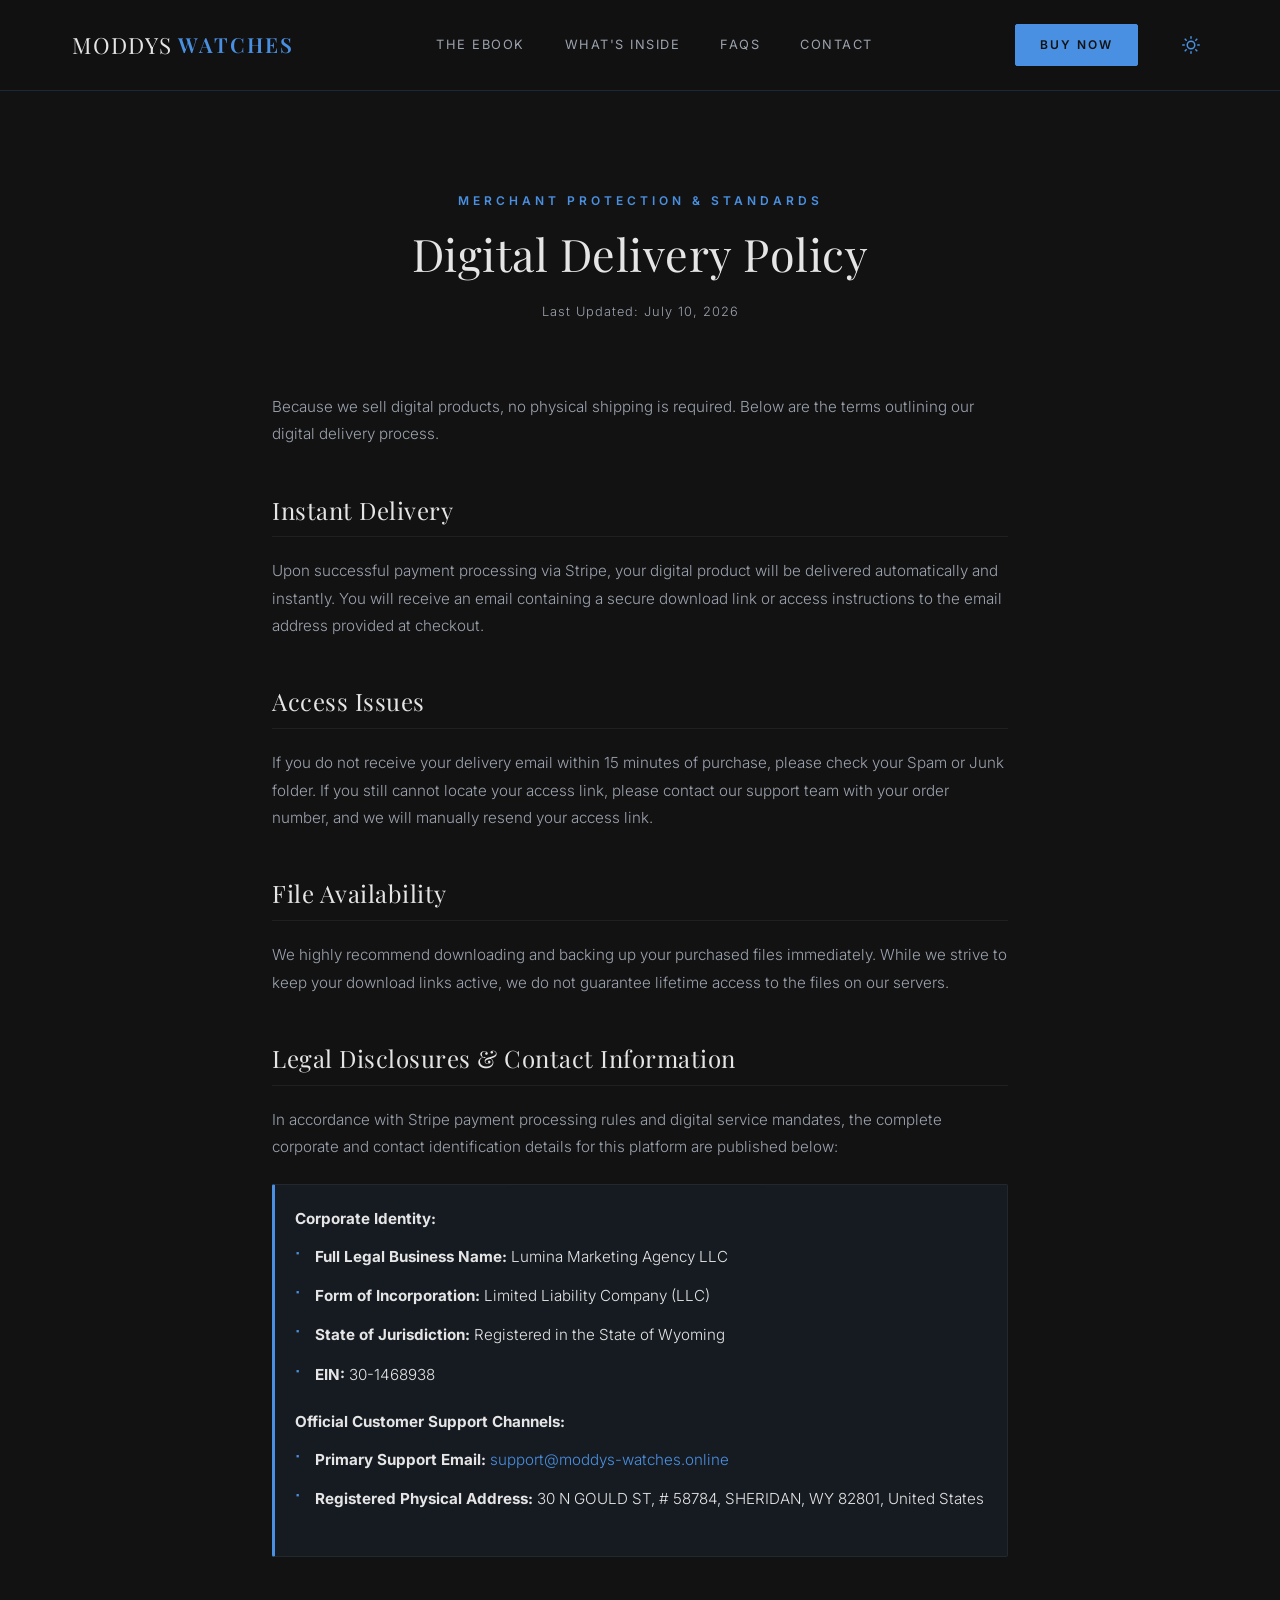
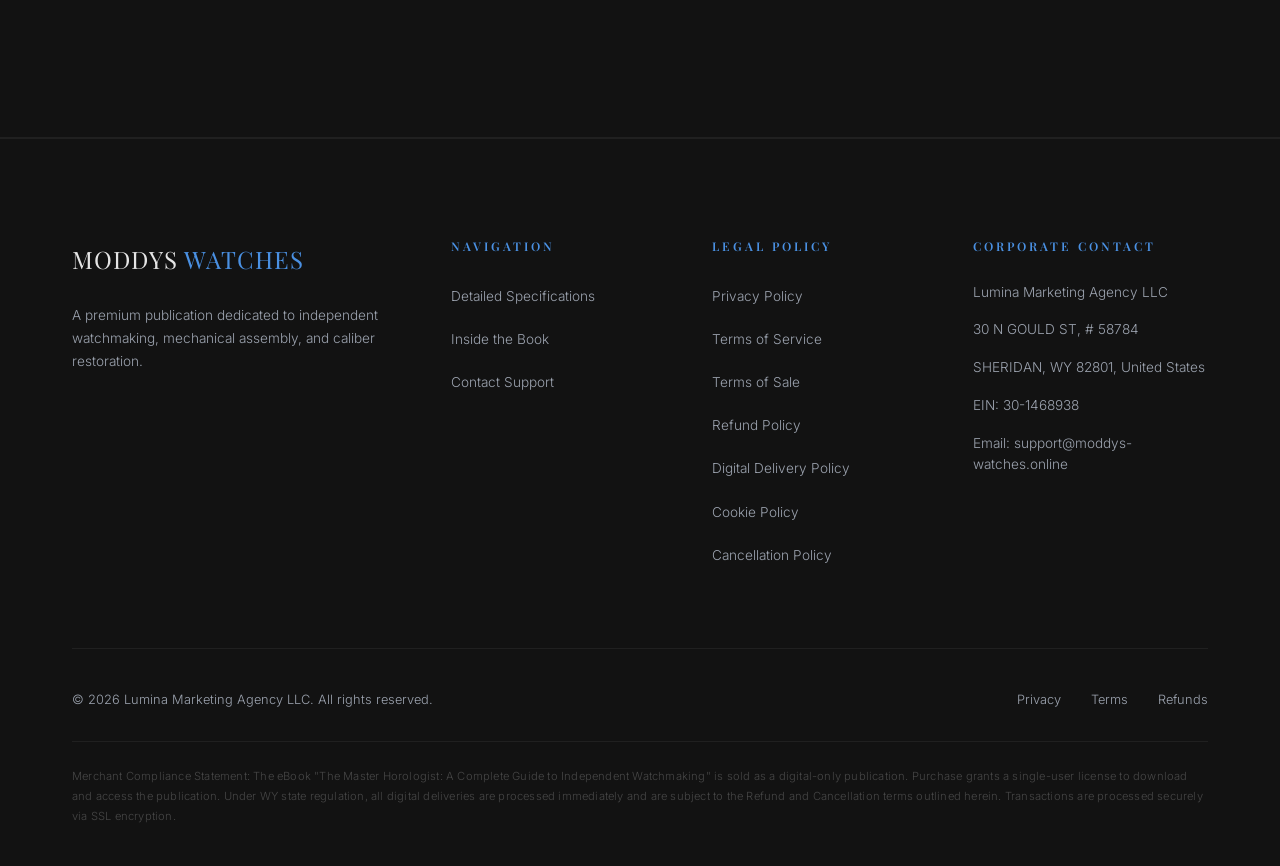
<file: delivery.html>
<!DOCTYPE html>
<html lang="en">

<head>
  <meta charset="UTF-8">
  <meta name="viewport" content="width=device-width, initial-scale=1.0">
  <meta name="description" content="Digital Delivery Policy for Moddys Watches digital products.">
  <title>Digital Delivery Policy — Moddys Watches</title>
  <link rel="preconnect" href="https://fonts.googleapis.com">
  <link rel="preconnect" href="https://fonts.gstatic.com" crossorigin>
  <link
    href="https://fonts.googleapis.com/css2?family=Inter:wght@300;400;500;600;700&family=Playfair+Display:ital,wght@0,400;0,600;0,700;1,400&display=swap"
    rel="stylesheet">
  <link rel="stylesheet" href="style.css">
  <script>
    (function () {
      const currentTheme = localStorage.getItem('theme');
      if (currentTheme === 'classic') {
        document.body.classList.add('theme-classic');
      }
    })();
  </script>
</head>

<body>

  <!-- HEADER -->
  <header class="header">
    <div class="container header-container">
      <a href="index.html" class="logo">
        MODDYS<span>WATCHES</span>
      </a>

      <nav class="nav-menu" id="navMenu">
        <a href="product.html" class="nav-link">The eBook</a>
        <a href="index.html#features" class="nav-link">What's Inside</a>
        <a href="index.html#faq" class="nav-link">FAQs</a>
        <a href="contact.html" class="nav-link">Contact</a>
      </nav>

      <div class="nav-actions">
        <a href="product.html" class="btn btn-primary btn-nav-cta">Buy Now</a>
        <button class="theme-toggle" id="themeToggle" aria-label="Toggle Theme">
          <!-- Sun Icon (appears in dark mode to switch to light) -->
          <svg class="sun-icon" width="18" height="18" viewBox="0 0 24 24" fill="none" stroke="currentColor"
            stroke-width="2" stroke-linecap="round" stroke-linejoin="round">
            <circle cx="12" cy="12" r="5"></circle>
            <line x1="12" y1="1" x2="12" y2="3"></line>
            <line x1="12" y1="21" x2="12" y2="23"></line>
            <line x1="4.22" y1="4.22" x2="5.64" y2="5.64"></line>
            <line x1="18.36" y1="18.36" x2="19.78" y2="19.78"></line>
            <line x1="1" y1="12" x2="3" y2="12"></line>
            <line x1="21" y1="12" x2="23" y2="12"></line>
            <line x1="4.22" y1="19.78" x2="5.64" y2="18.36"></line>
            <line x1="18.36" y1="5.64" x2="19.78" y2="4.22"></line>
          </svg>
          <!-- Moon Icon (appears in light mode to switch to dark) -->
          <svg class="moon-icon" width="18" height="18" viewBox="0 0 24 24" fill="none" stroke="currentColor"
            stroke-width="2" stroke-linecap="round" stroke-linejoin="round">
            <path d="M21 12.79A9 9 0 1 1 11.21 3 7 7 0 0 0 21 12.79z"></path>
          </svg>
        </button>
        <button class="mobile-nav-toggle" id="mobileNavToggle" aria-label="Toggle navigation">
          <span class="hamburger"></span>
        </button>
      </div>
    </div>
  </header>

  <!-- LEGAL CONTENT PAGE -->
  <section class="legal-page">
    <div class="container legal-container">
      <div class="legal-header">
        <span class="section-tag">Merchant Protection &amp; Standards</span>
        <h1 class="section-title">Digital Delivery Policy</h1>
        <p class="legal-meta">Last Updated: July 10, 2026</p>
      </div>

      <div class="legal-content">
        <p>
          Because we sell digital products, no physical shipping is required. Below are the terms outlining our digital delivery process.
        </p>

        <h2>Instant Delivery</h2>
        <p>
          Upon successful payment processing via Stripe, your digital product will be delivered automatically and instantly. You will receive an email containing a secure download link or access instructions to the email address provided at checkout.
        </p>

        <h2>Access Issues</h2>
        <p>
          If you do not receive your delivery email within 15 minutes of purchase, please check your Spam or Junk folder. If you still cannot locate your access link, please contact our support team with your order number, and we will manually resend your access link.
        </p>

        <h2>File Availability</h2>
        <p>
          We highly recommend downloading and backing up your purchased files immediately. While we strive to keep your download links active, we do not guarantee lifetime access to the files on our servers.
        </p>

        <h2>Legal Disclosures &amp; Contact Information</h2>
        <p>
          In accordance with Stripe payment processing rules and digital service mandates, the complete corporate and contact identification details for this platform are published below:
        </p>
        <div class="legal-section-callout" style="background-color: var(--color-gold-light); border-left: 3px solid var(--color-gold-accent); padding: 20px; margin-top: 20px;">
          <p style="margin-bottom: 10px;"><strong>Corporate Identity:</strong></p>
          <ul style="list-style: none; padding-left: 0; margin-bottom: 20px; color: var(--color-text-primary);">
            <li><strong>Full Legal Business Name:</strong> Lumina Marketing Agency LLC</li>
            <li><strong>Form of Incorporation:</strong> Limited Liability Company (LLC)</li>
            <li><strong>State of Jurisdiction:</strong> Registered in the State of Wyoming</li>
            <li><strong>EIN:</strong> 30-1468938</li>
          </ul>
          <p style="margin-bottom: 10px;"><strong>Official Customer Support Channels:</strong></p>
          <ul style="list-style: none; padding-left: 0; color: var(--color-text-primary);">
            <li><strong>Primary Support Email:</strong> <a href="mailto:support@moddys-watches.online" class="text-gold">support@moddys-watches.online</a></li>
            <li><strong>Registered Physical Address:</strong> 30 N GOULD ST, # 58784, SHERIDAN, WY 82801, United States</li>
          </ul>
        </div>
      </div>
    </div>
  </section>

  <!-- FOOTER -->
  <footer class="footer">
    <div class="container">
      <div class="footer-grid">
        <div class="footer-brand">
          <div class="footer-logo">MODDYS <span>WATCHES</span></div>
          <p class="footer-desc">
            A premium publication dedicated to independent watchmaking, mechanical assembly, and caliber restoration.
          </p>
        </div>

        <div>
          <h4 class="footer-heading">Navigation</h4>
          <ul class="footer-links">
            <li><a href="product.html" class="footer-link">Detailed Specifications</a></li>
            <li><a href="index.html#features" class="footer-link">Inside the Book</a></li>
            <li><a href="contact.html" class="footer-link">Contact Support</a></li>
          </ul>
        </div>

        <div>
          <h4 class="footer-heading">Legal Policy</h4>
          <ul class="footer-links">
            <li><a href="privacy.html" class="footer-link">Privacy Policy</a></li>
            <li><a href="terms.html" class="footer-link">Terms of Service</a></li>
            <li><a href="terms-of-sale.html" class="footer-link">Terms of Sale</a></li>
            <li><a href="refund.html" class="footer-link">Refund Policy</a></li>
            <li><a href="delivery.html" class="footer-link">Digital Delivery Policy</a></li>
            <li><a href="cookies.html" class="footer-link">Cookie Policy</a></li>
            <li><a href="cancellation.html" class="footer-link">Cancellation Policy</a></li>
          </ul>
        </div>

        <div>
          <h4 class="footer-heading">Corporate Contact</h4>
          <div class="footer-contact-info">
            <span>Lumina Marketing Agency LLC</span>
            <span>30 N GOULD ST, # 58784</span>
            <span>SHERIDAN, WY 82801, United States</span>
            <span>EIN: 30-1468938</span>
            <span>Email: support@moddys-watches.online</span>
          </div>
        </div>
      </div>

      <div class="footer-bottom">
        <span>&copy; 2026 Lumina Marketing Agency LLC. All rights reserved.</span>
        <div class="footer-bottom-links">
          <a href="privacy.html" class="footer-bottom-link">Privacy</a>
          <a href="terms.html" class="footer-bottom-link">Terms</a>
          <a href="refund.html" class="footer-bottom-link">Refunds</a>
        </div>
      </div>

      <div class="compliance-text">
        Merchant Compliance Statement: The eBook "The Master Horologist: A Complete Guide to Independent Watchmaking" is
        sold as a digital-only publication. Purchase grants a single-user license to download and access the
        publication. Under WY state regulation, all digital deliveries are processed immediately and are subject to the
        Refund and Cancellation terms outlined herein. Transactions are processed securely via SSL encryption.
      </div>
    </div>
  </footer>

  <!-- MOBILE MENU SCRIPT -->
  <script>
    const mobileNavToggle = document.getElementById('mobileNavToggle');
    const navMenu = document.getElementById('navMenu');

    mobileNavToggle.addEventListener('click', () => {
      mobileNavToggle.classList.toggle('active');
      navMenu.classList.toggle('active');
    });

    // Theme Toggle Logic
    const themeToggle = document.getElementById('themeToggle');
    if (themeToggle) {
      themeToggle.addEventListener('click', () => {
        document.body.classList.toggle('theme-classic');
        const isClassic = document.body.classList.contains('theme-classic');
        localStorage.setItem('theme', isClassic ? 'classic' : 'dark');
      });
    }
  </script>
</body>

</html>
</file>
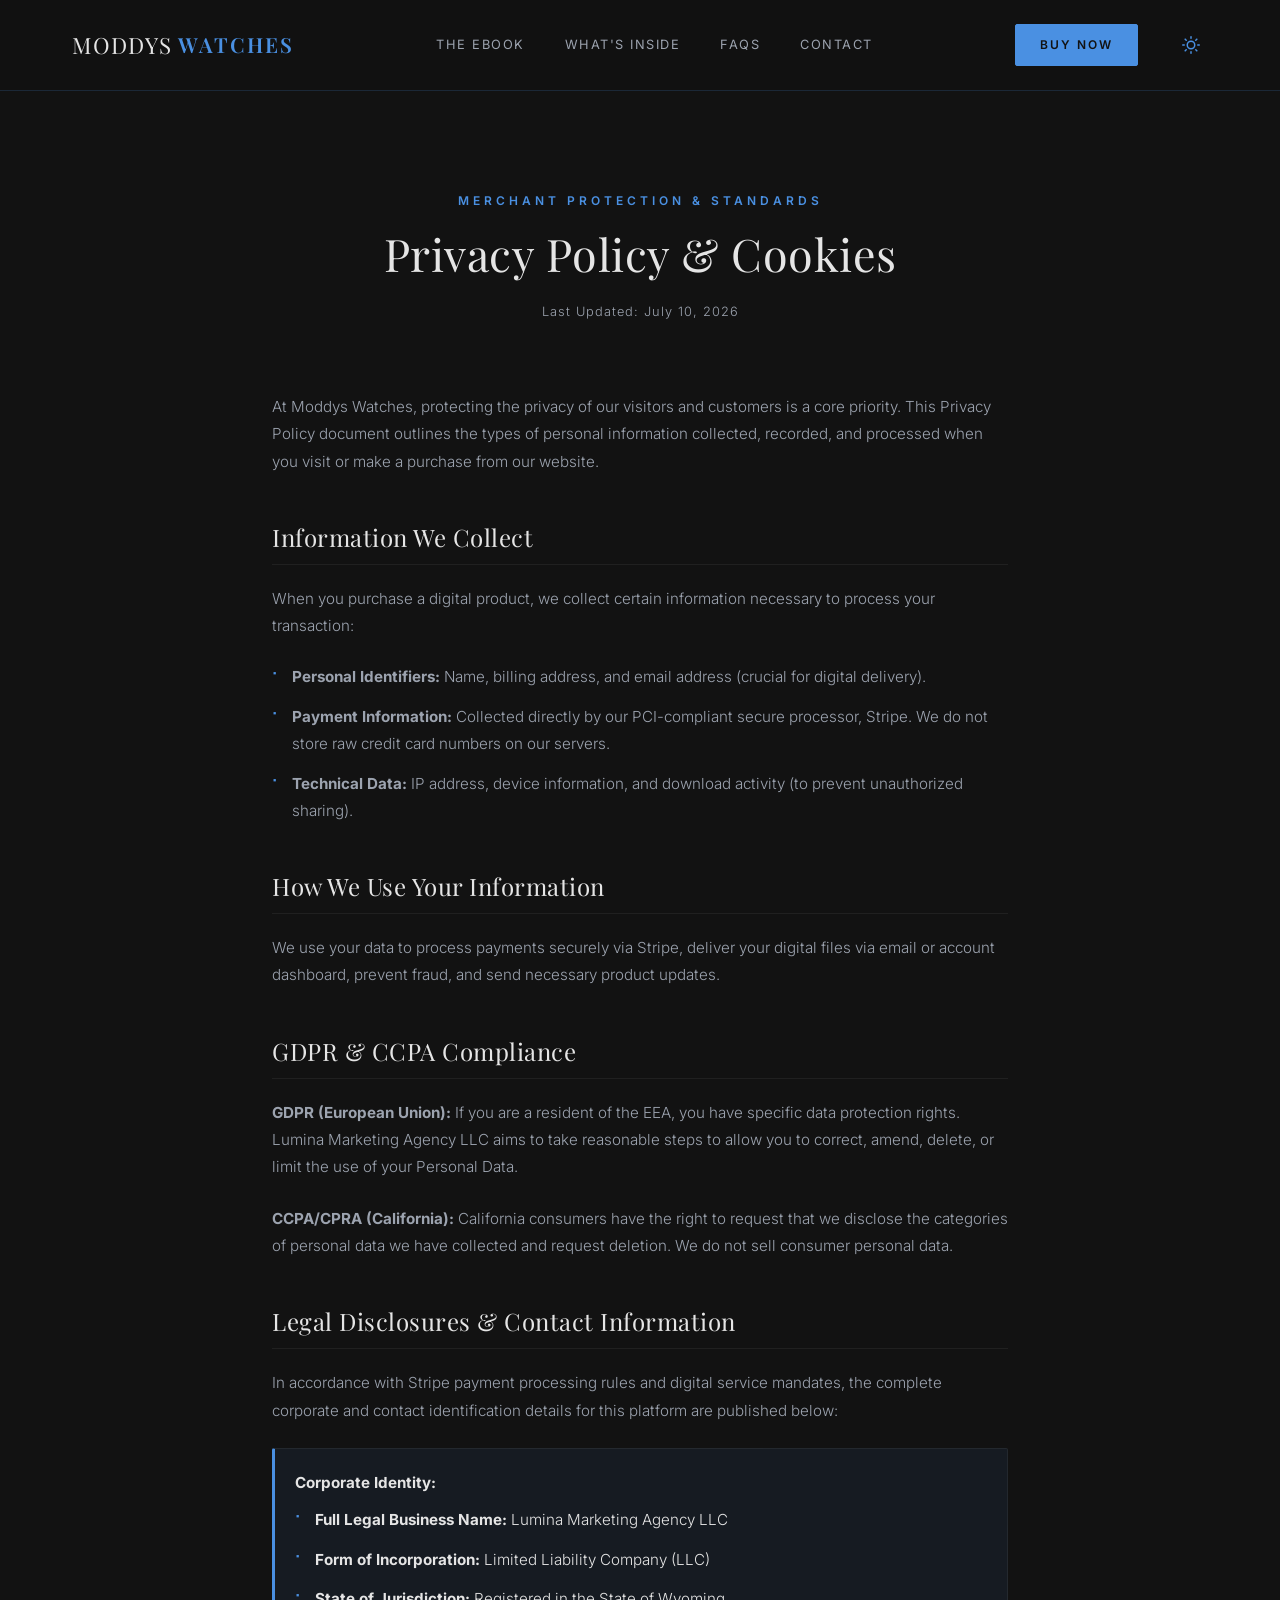
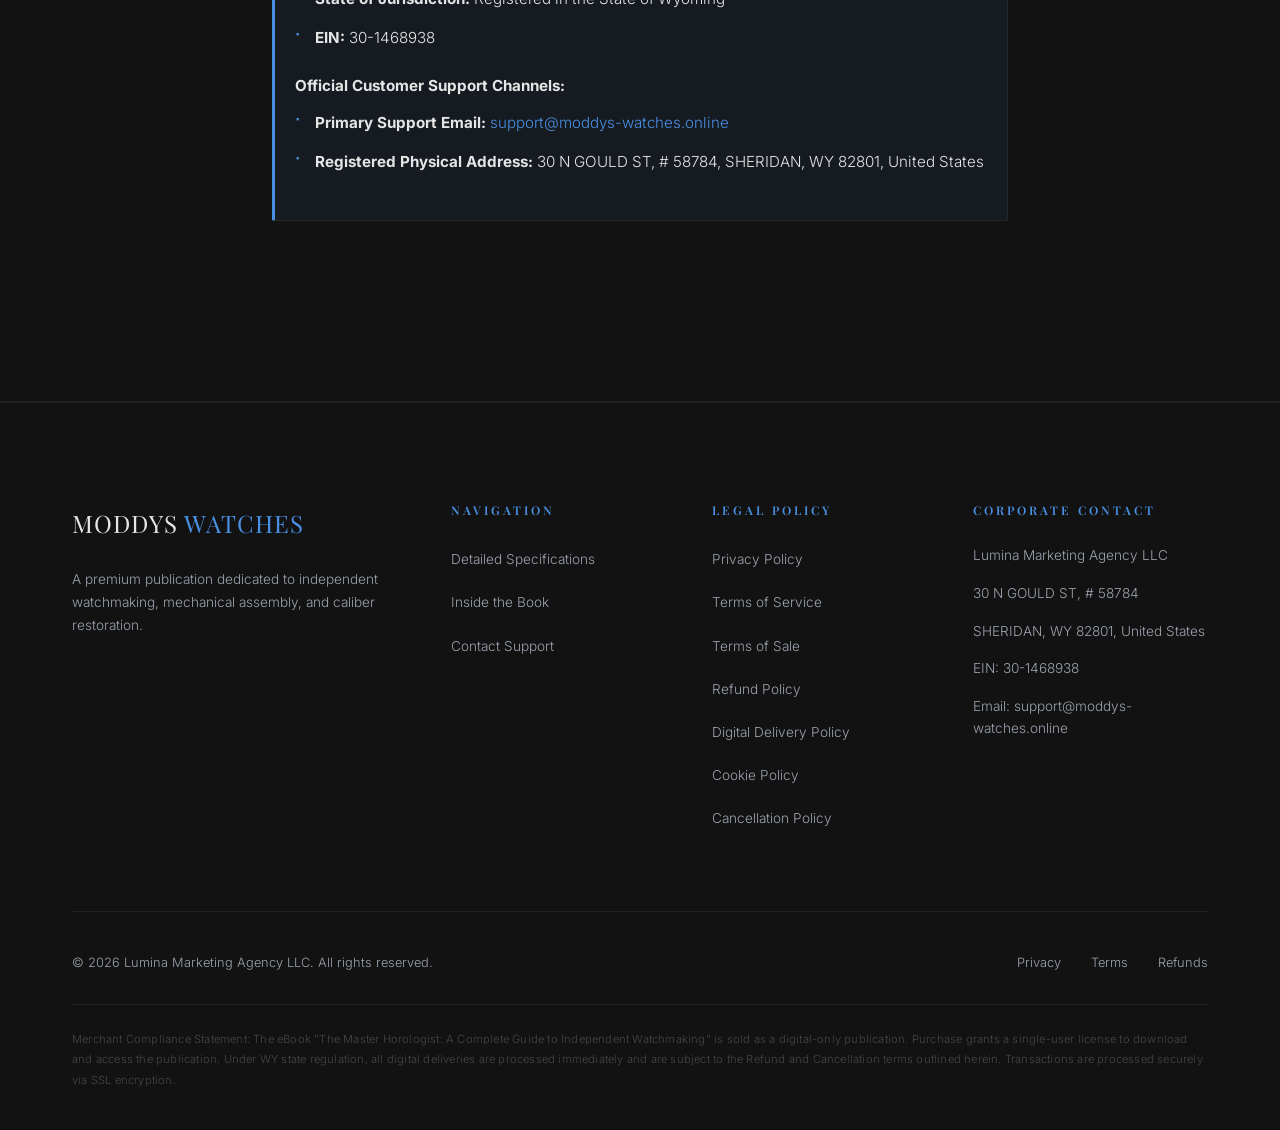
<file: privacy.html>
<!DOCTYPE html>
<html lang="en">

<head>
  <meta charset="UTF-8">
  <meta name="viewport" content="width=device-width, initial-scale=1.0">
  <meta name="description"
    content="Privacy Policy for The Master Horologist eBook Store. Read about how we gather, protect, and handle your secure transactional data.">
  <title>Privacy Policy — The Master Horologist</title>
  <link rel="preconnect" href="https://fonts.googleapis.com">
  <link rel="preconnect" href="https://fonts.gstatic.com" crossorigin>
  <link
    href="https://fonts.googleapis.com/css2?family=Inter:wght@300;400;500;600;700&family=Playfair+Display:ital,wght@0,400;0,600;0,700;1,400&display=swap"
    rel="stylesheet">
  <link rel="stylesheet" href="style.css">
  <script>
    (function () {
      const currentTheme = localStorage.getItem('theme');
      if (currentTheme === 'classic') {
        document.body.classList.add('theme-classic');
      }
    })();
  </script>
</head>

<body>

  <!-- HEADER -->
  <header class="header">
    <div class="container header-container">
      <a href="index.html" class="logo">
        MODDYS<span>WATCHES</span>
      </a>

      <nav class="nav-menu" id="navMenu">
        <a href="product.html" class="nav-link">The eBook</a>
        <a href="index.html#features" class="nav-link">What's Inside</a>
        <a href="index.html#faq" class="nav-link">FAQs</a>
        <a href="contact.html" class="nav-link">Contact</a>
      </nav>

      <div class="nav-actions">
        <a href="product.html" class="btn btn-primary btn-nav-cta">Buy Now</a>
        <button class="theme-toggle" id="themeToggle" aria-label="Toggle Theme">
          <!-- Sun Icon (appears in dark mode to switch to light) -->
          <svg class="sun-icon" width="18" height="18" viewBox="0 0 24 24" fill="none" stroke="currentColor"
            stroke-width="2" stroke-linecap="round" stroke-linejoin="round">
            <circle cx="12" cy="12" r="5"></circle>
            <line x1="12" y1="1" x2="12" y2="3"></line>
            <line x1="12" y1="21" x2="12" y2="23"></line>
            <line x1="4.22" y1="4.22" x2="5.64" y2="5.64"></line>
            <line x1="18.36" y1="18.36" x2="19.78" y2="19.78"></line>
            <line x1="1" y1="12" x2="3" y2="12"></line>
            <line x1="21" y1="12" x2="23" y2="12"></line>
            <line x1="4.22" y1="19.78" x2="5.64" y2="18.36"></line>
            <line x1="18.36" y1="5.64" x2="19.78" y2="4.22"></line>
          </svg>
          <!-- Moon Icon (appears in light mode to switch to dark) -->
          <svg class="moon-icon" width="18" height="18" viewBox="0 0 24 24" fill="none" stroke="currentColor"
            stroke-width="2" stroke-linecap="round" stroke-linejoin="round">
            <path d="M21 12.79A9 9 0 1 1 11.21 3 7 7 0 0 0 21 12.79z"></path>
          </svg>
        </button>
        <button class="mobile-nav-toggle" id="mobileNavToggle" aria-label="Toggle navigation">
          <span class="hamburger"></span>
        </button>
      </div>
    </div>
  </header>

  <!-- LEGAL CONTENT PAGE -->
  <section class="legal-page">
    <div class="container legal-container">
      <div class="legal-header">
        <span class="section-tag">Merchant Protection &amp; Standards</span>
        <h1 class="section-title">Privacy Policy &amp; Cookies</h1>
        <p class="legal-meta">Last Updated: July 10, 2026</p>
      </div>

      <div class="legal-content">
        <p>
          At Moddys Watches, protecting the privacy of our visitors and customers is a core priority. This Privacy Policy document outlines the types of personal information collected, recorded, and processed when you visit or make a purchase from our website.
        </p>

        <h2>Information We Collect</h2>
        <p>
          When you purchase a digital product, we collect certain information necessary to process your transaction:
        </p>
        <ul>
          <li><strong>Personal Identifiers:</strong> Name, billing address, and email address (crucial for digital delivery).</li>
          <li><strong>Payment Information:</strong> Collected directly by our PCI-compliant secure processor, Stripe. We do not store raw credit card numbers on our servers.</li>
          <li><strong>Technical Data:</strong> IP address, device information, and download activity (to prevent unauthorized sharing).</li>
        </ul>

        <h2>How We Use Your Information</h2>
        <p>
          We use your data to process payments securely via Stripe, deliver your digital files via email or account dashboard, prevent fraud, and send necessary product updates.
        </p>

        <h2>GDPR &amp; CCPA Compliance</h2>
        <p>
          <strong>GDPR (European Union):</strong> If you are a resident of the EEA, you have specific data protection rights. Lumina Marketing Agency LLC aims to take reasonable steps to allow you to correct, amend, delete, or limit the use of your Personal Data.
        </p>
        <p>
          <strong>CCPA/CPRA (California):</strong> California consumers have the right to request that we disclose the categories of personal data we have collected and request deletion. We do not sell consumer personal data.
        </p>

        <h2>Legal Disclosures &amp; Contact Information</h2>
        <p>
          In accordance with Stripe payment processing rules and digital service mandates, the complete corporate and contact identification details for this platform are published below:
        </p>
        <div class="legal-section-callout" style="background-color: var(--color-gold-light); border-left: 3px solid var(--color-gold-accent); padding: 20px; margin-top: 20px;">
          <p style="margin-bottom: 10px;"><strong>Corporate Identity:</strong></p>
          <ul style="list-style: none; padding-left: 0; margin-bottom: 20px; color: var(--color-text-primary);">
            <li><strong>Full Legal Business Name:</strong> Lumina Marketing Agency LLC</li>
            <li><strong>Form of Incorporation:</strong> Limited Liability Company (LLC)</li>
            <li><strong>State of Jurisdiction:</strong> Registered in the State of Wyoming</li>
            <li><strong>EIN:</strong> 30-1468938</li>
          </ul>
          <p style="margin-bottom: 10px;"><strong>Official Customer Support Channels:</strong></p>
          <ul style="list-style: none; padding-left: 0; color: var(--color-text-primary);">
            <li><strong>Primary Support Email:</strong> <a href="mailto:support@moddys-watches.online" class="text-gold">support@moddys-watches.online</a></li>
            <li><strong>Registered Physical Address:</strong> 30 N GOULD ST, # 58784, SHERIDAN, WY 82801, United States</li>
          </ul>
        </div>
      </div>
    </div>
  </section>

  <!-- FOOTER -->
  <footer class="footer">
    <div class="container">
      <div class="footer-grid">
        <div class="footer-brand">
          <div class="footer-logo">MODDYS <span>WATCHES</span></div>
          <p class="footer-desc">
            A premium publication dedicated to independent watchmaking, mechanical assembly, and caliber restoration.
          </p>
        </div>

        <div>
          <h4 class="footer-heading">Navigation</h4>
          <ul class="footer-links">
            <li><a href="product.html" class="footer-link">Detailed Specifications</a></li>
            <li><a href="index.html#features" class="footer-link">Inside the Book</a></li>
            <li><a href="contact.html" class="footer-link">Contact Support</a></li>
          </ul>
        </div>

        <div>
          <h4 class="footer-heading">Legal Policy</h4>
          <ul class="footer-links">
            <li><a href="privacy.html" class="footer-link">Privacy Policy</a></li>
            <li><a href="terms.html" class="footer-link">Terms of Service</a></li>
            <li><a href="terms-of-sale.html" class="footer-link">Terms of Sale</a></li>
            <li><a href="refund.html" class="footer-link">Refund Policy</a></li>
            <li><a href="delivery.html" class="footer-link">Digital Delivery Policy</a></li>
            <li><a href="cookies.html" class="footer-link">Cookie Policy</a></li>
            <li><a href="cancellation.html" class="footer-link">Cancellation Policy</a></li>
          </ul>
        </div>

        <div>
          <h4 class="footer-heading">Corporate Contact</h4>
          <div class="footer-contact-info">
            <span>Lumina Marketing Agency LLC</span>
            <span>30 N GOULD ST, # 58784</span>
            <span>SHERIDAN, WY 82801, United States</span>
            <span>EIN: 30-1468938</span>
            <span>Email: support@moddys-watches.online</span>
          </div>
        </div>
      </div>

      <div class="footer-bottom">
        <span>&copy; 2026 Lumina Marketing Agency LLC. All rights reserved.</span>
        <div class="footer-bottom-links">
          <a href="privacy.html" class="footer-bottom-link">Privacy</a>
          <a href="terms.html" class="footer-bottom-link">Terms</a>
          <a href="refund.html" class="footer-bottom-link">Refunds</a>
        </div>
      </div>

      <div class="compliance-text">
        Merchant Compliance Statement: The eBook "The Master Horologist: A Complete Guide to Independent Watchmaking" is
        sold as a digital-only publication. Purchase grants a single-user license to download and access the
        publication. Under WY state regulation, all digital deliveries are processed immediately and are subject to the
        Refund and Cancellation terms outlined herein. Transactions are processed securely via SSL encryption.
      </div>
    </div>
  </footer>

  <!-- MOBILE MENU SCRIPT -->
  <script>
    const mobileNavToggle = document.getElementById('mobileNavToggle');
    const navMenu = document.getElementById('navMenu');

    mobileNavToggle.addEventListener('click', () => {
      mobileNavToggle.classList.toggle('active');
      navMenu.classList.toggle('active');
    });

    // Theme Toggle Logic
    const themeToggle = document.getElementById('themeToggle');
    if (themeToggle) {
      themeToggle.addEventListener('click', () => {
        document.body.classList.toggle('theme-classic');
        const isClassic = document.body.classList.contains('theme-classic');
        localStorage.setItem('theme', isClassic ? 'classic' : 'dark');
      });
    }
  </script>
</body>

</html>
</file>
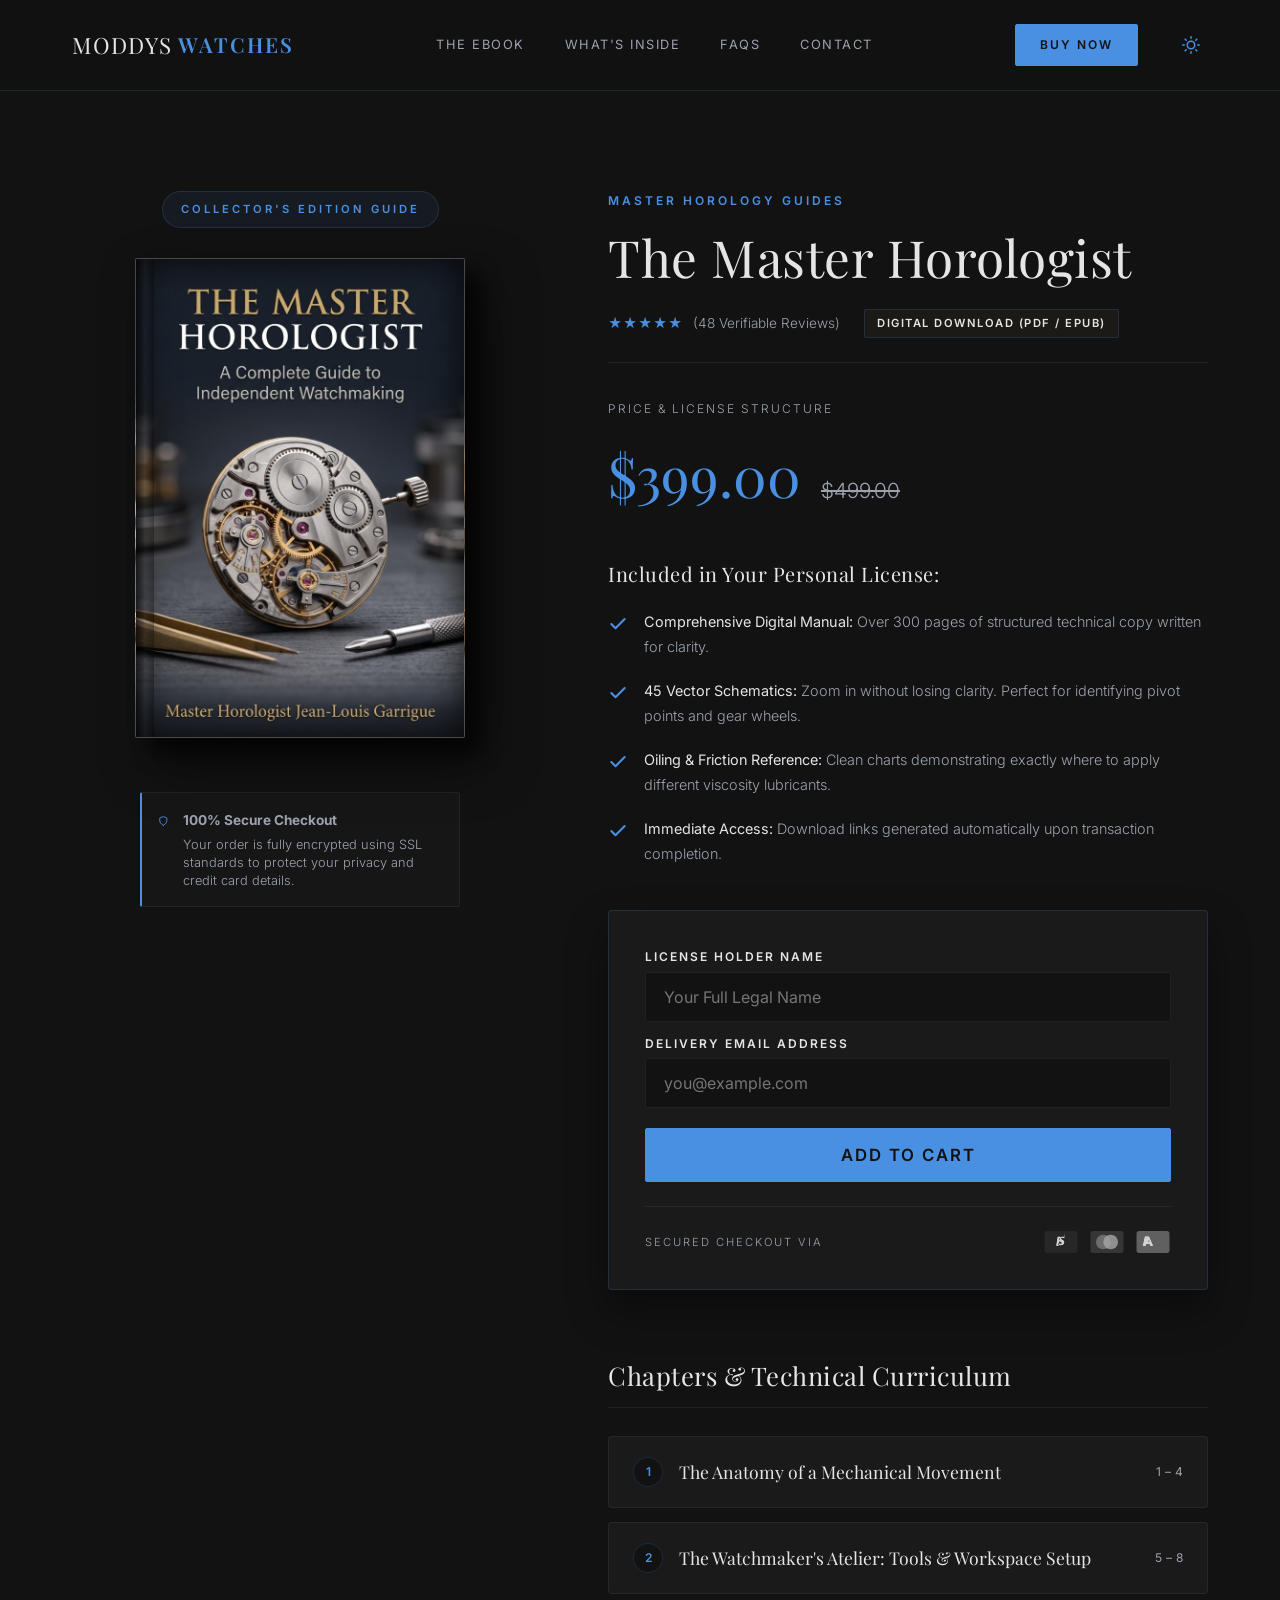
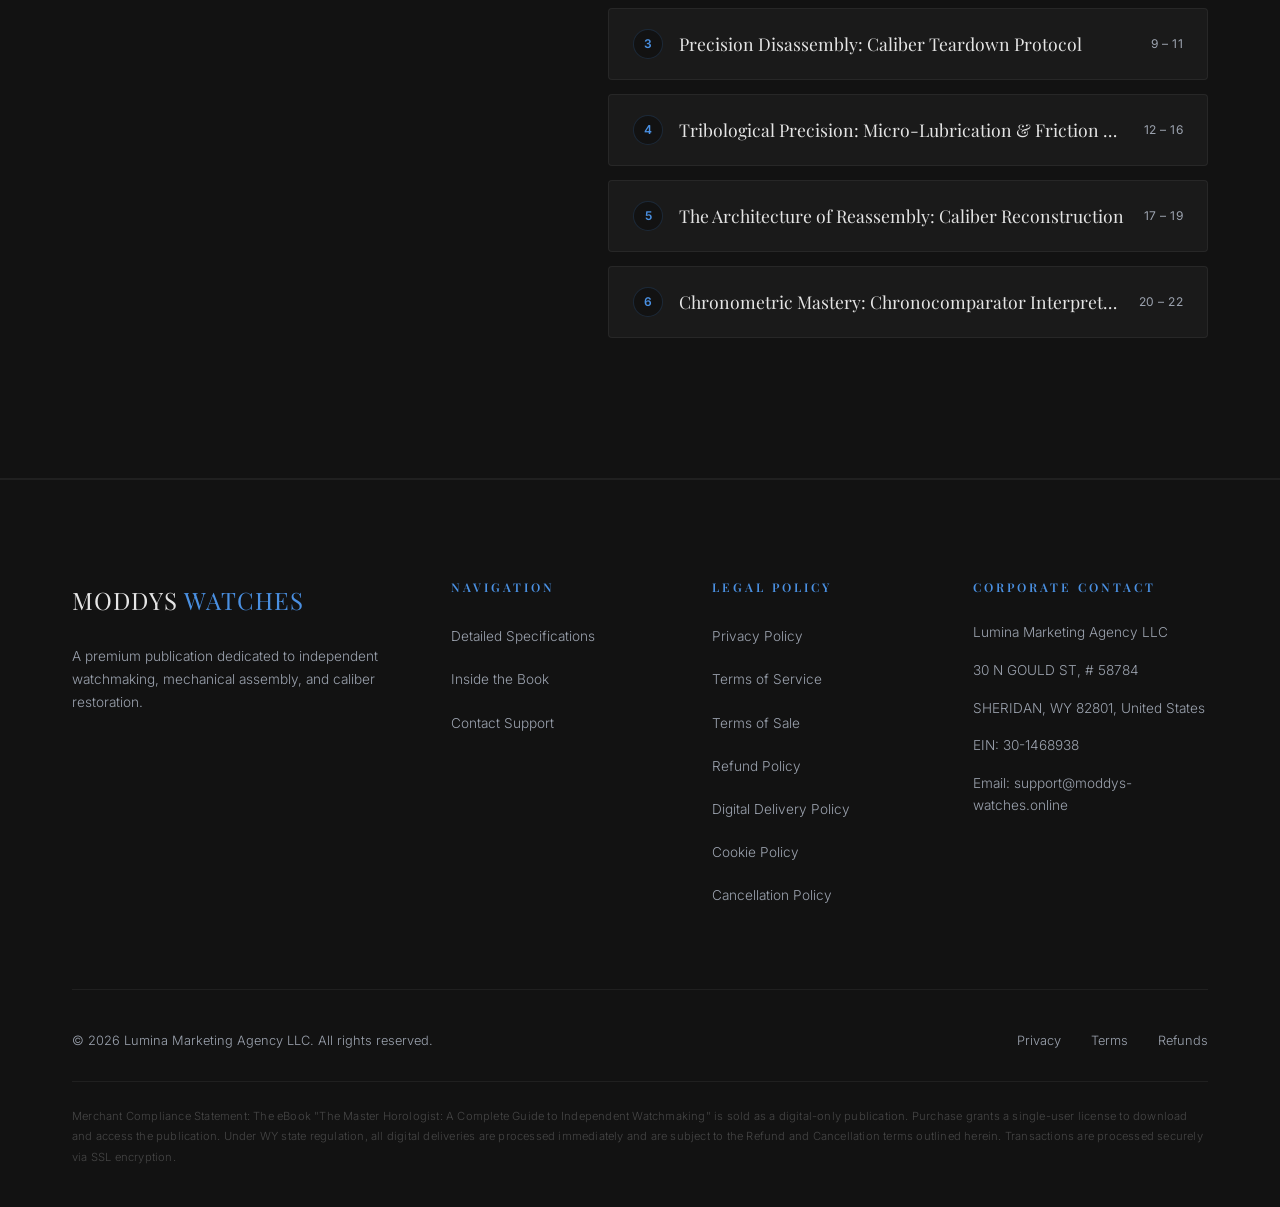
<file: product.html>
<!DOCTYPE html>
<html lang="en">

<head>
  <meta charset="UTF-8">
  <meta name="viewport" content="width=device-width, initial-scale=1.0">
  <meta name="description"
    content="Detailed chapter breakdown, technical specifications, and instant digital download for The Master Horologist eBook by Jean-Louis Garrigue.">
  <title>Buy The Master Horologist — Dedicated Product Page</title>
  <link rel="preconnect" href="https://fonts.googleapis.com">
  <link rel="preconnect" href="https://fonts.gstatic.com" crossorigin>
  <link
    href="https://fonts.googleapis.com/css2?family=Inter:wght@300;400;500;600;700&family=Playfair+Display:ital,wght@0,400;0,600;0,700;1,400&display=swap"
    rel="stylesheet">
  <link rel="stylesheet" href="style.css">
  <script>
    (function () {
      const currentTheme = localStorage.getItem('theme');
      if (currentTheme === 'classic') {
        document.body.classList.add('theme-classic');
      }
    })();
  </script>
</head>

<body>

  <!-- HEADER -->
  <header class="header">
    <div class="container header-container">
      <a href="index.html" class="logo">
        MODDYS<span>WATCHES</span>
      </a>

      <nav class="nav-menu" id="navMenu">
        <a href="product.html" class="nav-link">The eBook</a>
        <a href="index.html#features" class="nav-link">What's Inside</a>
        <a href="index.html#faq" class="nav-link">FAQs</a>
        <a href="contact.html" class="nav-link">Contact</a>
      </nav>

      <div class="nav-actions">
        <a href="product.html" class="btn btn-primary btn-nav-cta">Buy Now</a>
        <button class="theme-toggle" id="themeToggle" aria-label="Toggle Theme">
          <!-- Sun Icon (appears in dark mode to switch to light) -->
          <svg class="sun-icon" width="18" height="18" viewBox="0 0 24 24" fill="none" stroke="currentColor"
            stroke-width="2" stroke-linecap="round" stroke-linejoin="round">
            <circle cx="12" cy="12" r="5"></circle>
            <line x1="12" y1="1" x2="12" y2="3"></line>
            <line x1="12" y1="21" x2="12" y2="23"></line>
            <line x1="4.22" y1="4.22" x2="5.64" y2="5.64"></line>
            <line x1="18.36" y1="18.36" x2="19.78" y2="19.78"></line>
            <line x1="1" y1="12" x2="3" y2="12"></line>
            <line x1="21" y1="12" x2="23" y2="12"></line>
            <line x1="4.22" y1="19.78" x2="5.64" y2="18.36"></line>
            <line x1="18.36" y1="5.64" x2="19.78" y2="4.22"></line>
          </svg>
          <!-- Moon Icon (appears in light mode to switch to dark) -->
          <svg class="moon-icon" width="18" height="18" viewBox="0 0 24 24" fill="none" stroke="currentColor"
            stroke-width="2" stroke-linecap="round" stroke-linejoin="round">
            <path d="M21 12.79A9 9 0 1 1 11.21 3 7 7 0 0 0 21 12.79z"></path>
          </svg>
        </button>
        <button class="mobile-nav-toggle" id="mobileNavToggle" aria-label="Toggle navigation">
          <span class="hamburger"></span>
        </button>
      </div>
    </div>
  </header>

  <!-- PRODUCT DETAIL SECTION -->
  <section class="product-detail">
    <div class="container product-grid">

      <!-- Product Visual Gallery (Left Column) -->
      <div class="product-gallery">
        <span class="product-badge-premium">Collector's Edition Guide</span>

        <div class="book-mockup-container" style="margin-bottom: 30px;">
          <div class="book-shadow-back"></div>
          <div class="book-mockup">
            <div class="book-cover"
              style="background-image: url('images/book-cover.jpg'); background-size: cover; background-position: center;">
              <div class="book-spine-effect"></div>
            </div>
          </div>
        </div>

        <div class="guarantee-box" style="max-width: 320px;">
          <svg width="24" height="24" viewBox="0 0 24 24" fill="none" stroke="currentColor" stroke-width="2"
            stroke-linecap="round" stroke-linejoin="round" class="text-gold">
            <path d="M12 22s8-4 8-10V5l-8-3-8 3v7c0 6 8 10 8 10z"></path>
          </svg>
          <div>
            <strong>100% Secure Checkout</strong>
            <p style="margin-top: 4px; font-size: 0.8rem; line-height: 1.4;">Your order is fully encrypted using SSL
              standards to protect your privacy and credit card details.</p>
          </div>
        </div>
      </div>

      <!-- Product Information (Right Column) -->
      <div class="product-info-column">
        <span class="product-category">Master horology guides</span>
        <h1 class="product-title">The Master Horologist</h1>

        <div class="product-meta-row">
          <div class="product-reviews">
            <span class="stars">★★★★★</span>
            <span>(48 Verifiable Reviews)</span>
          </div>
          <span class="product-badge-format">Digital Download (PDF / EPUB)</span>
        </div>

        <div class="product-price-box">
          <div class="product-price-label">Price &amp; License Structure</div>
          <div class="product-price-flex">
            <span class="product-price-current">$399.00</span>
            <span class="product-price-original">$499.00</span>
          </div>
        </div>

        <div class="product-description-bullets">
          <h3>Included in Your Personal License:</h3>
          <div class="bullet-list">
            <div class="bullet-item">
              <svg width="20" height="20" viewBox="0 0 24 24" fill="none" stroke="currentColor" stroke-width="2.5"
                stroke-linecap="round" stroke-linejoin="round">
                <polyline points="20 6 9 17 4 12"></polyline>
              </svg>
              <span><strong>Comprehensive Digital Manual:</strong> Over 300 pages of structured technical copy written
                for clarity.</span>
            </div>
            <div class="bullet-item">
              <svg width="20" height="20" viewBox="0 0 24 24" fill="none" stroke="currentColor" stroke-width="2.5"
                stroke-linecap="round" stroke-linejoin="round">
                <polyline points="20 6 9 17 4 12"></polyline>
              </svg>
              <span><strong>45 Vector Schematics:</strong> Zoom in without losing clarity. Perfect for identifying pivot
                points and gear wheels.</span>
            </div>
            <div class="bullet-item">
              <svg width="20" height="20" viewBox="0 0 24 24" fill="none" stroke="currentColor" stroke-width="2.5"
                stroke-linecap="round" stroke-linejoin="round">
                <polyline points="20 6 9 17 4 12"></polyline>
              </svg>
              <span><strong>Oiling &amp; Friction Reference:</strong> Clean charts demonstrating exactly where to apply
                different viscosity lubricants.</span>
            </div>
            <div class="bullet-item">
              <svg width="20" height="20" viewBox="0 0 24 24" fill="none" stroke="currentColor" stroke-width="2.5"
                stroke-linecap="round" stroke-linejoin="round">
                <polyline points="20 6 9 17 4 12"></polyline>
              </svg>
              <span><strong>Immediate Access:</strong> Download links generated automatically upon transaction
                completion.</span>
            </div>
          </div>
        </div>

        <!-- Secure Purchase Action Box -->
        <div class="purchase-card">
          <div style="margin-bottom: 20px;">
            <label class="form-label" style="margin-bottom: 4px;">License Holder Name</label>
            <input type="text" placeholder="Your Full Legal Name" class="form-control"
              style="background-color: var(--color-primary-dark); margin-bottom: 12px;" id="licenseeName">
            <label class="form-label" style="margin-bottom: 4px;">Delivery Email Address</label>
            <input type="email" placeholder="you@example.com" class="form-control"
              style="background-color: var(--color-primary-dark);" id="licenseeEmail">
          </div>

          <button class="btn btn-primary btn-block" id="purchaseBtn" style="font-size: 1.05rem; padding: 16px 28px;">
            ADD TO CART
          </button>

          <div id="checkoutStatus"
            style="display:none; margin-top: 16px; font-size: 0.9rem; text-align: center; color: var(--color-gold-muted);">
            Processing secure payment connection...
          </div>

          <div class="checkout-badge-row">
            <span class="checkout-badge-title">Secured Checkout Via</span>
            <div class="card-logos">
              <!-- Inline SVGs representing payment brands for a premium, clean layout -->
              <svg class="card-logo" width="36" height="24" viewBox="0 0 36 24" fill="currentColor">
                <rect width="36" height="24" rx="3" fill="#1A1F71" />
                <path
                  d="M12.8 16.2l1.6-9.8h2.6l-1.6 9.8h-2.6zm9.2-9.5c-.5-.2-1.3-.4-2.2-.4-2.4 0-4.1 1.3-4.1 3.1 0 1.3 1.2 2.1 2.1 2.5.9.4 1.2.7 1.2 1.1 0 .6-.7.9-1.4.9-1.2 0-1.8-.2-2.8-.6L14.4 15c.6.3 1.7.5 2.8.5 2.6 0 4.3-1.3 4.3-3.3 0-1.1-.7-1.9-2.1-2.6-.9-.5-1.5-.8-1.5-1.3 0-.5.5-.9 1.5-.9.8 0 1.4.2 1.8.4l.2.1.9-5.4z"
                  fill="#fff" />
              </svg>
              <svg class="card-logo" width="36" height="24" viewBox="0 0 36 24" fill="currentColor">
                <rect width="36" height="24" rx="3" fill="#EB001B" />
                <circle cx="14" cy="12" r="8" fill="#FF5F00" opacity="0.8" />
                <circle cx="22" cy="12" r="8" fill="#F79E1B" opacity="0.8" />
              </svg>
              <svg class="card-logo" width="36" height="24" viewBox="0 0 36 24" fill="currentColor">
                <rect width="36" height="24" rx="3" fill="#016FD0" />
                <path d="M7 16h3l.8-2h3.4l.8 2h3l-4.4-10H9.2L7 16zm5.5-4.4l1-2.5 1 2.5h-2z" fill="#fff" />
              </svg>
            </div>
          </div>
        </div>

        <!-- Detailed Chapter Breakdown -->
        <div class="chapters-preview">
          <h3>Chapters &amp; Technical Curriculum</h3>
          <div class="chapters-list">

            <!-- Chapter 1 -->
            <div class="chapter-item">
              <button class="chapter-header">
                <div class="chapter-title-info">
                  <span class="chapter-num-badge">1</span>
                  <span class="chapter-name">The Anatomy of a Mechanical Movement</span>
                </div>
                <span class="chapter-pages">1 – 4</span>
              </button>
              <div class="chapter-details">
                <div class="chapter-details-inner">
                  <ul>
                    <li>Understanding the power transmission system: mainspring to escapement.</li>
                    <li>Key components: barrel, gear train, escapement, balance wheel, and pallet fork.</li>
                    <li>How isochronism is achieved and maintained in a precision caliber.</li>
                  </ul>
                </div>
              </div>
            </div>

            <!-- Chapter 2 -->
            <div class="chapter-item">
              <button class="chapter-header">
                <div class="chapter-title-info">
                  <span class="chapter-num-badge">2</span>
                  <span class="chapter-name">The Watchmaker's Atelier: Tools &amp; Workspace Setup</span>
                </div>
                <span class="chapter-pages">5 – 8</span>
              </button>
              <div class="chapter-details">
                <div class="chapter-details-inner">
                  <ul>
                    <li>Setting up a professional-grade watchmaking bench and environment.</li>
                    <li>Essential hand tools: loupes, tweezers, screwdrivers, and movement holders.</li>
                    <li>Dust control, lighting conditions, and contamination prevention techniques.</li>
                  </ul>
                </div>
              </div>
            </div>

            <!-- Chapter 3 -->
            <div class="chapter-item">
              <button class="chapter-header">
                <div class="chapter-title-info">
                  <span class="chapter-num-badge">3</span>
                  <span class="chapter-name">Precision Disassembly: Caliber Teardown Protocol</span>
                </div>
                <span class="chapter-pages">9 – 11</span>
              </button>
              <div class="chapter-details">
                <div class="chapter-details-inner">
                  <ul>
                    <li>Step-by-step disassembly sequence for hand-wound and automatic calibers.</li>
                    <li>Documenting component positions and orientations with precision notation.</li>
                    <li>Identifying wear, damage, and tolerance deviations during teardown inspection.</li>
                  </ul>
                </div>
              </div>
            </div>

            <!-- Chapter 4 -->
            <div class="chapter-item">
              <button class="chapter-header">
                <div class="chapter-title-info">
                  <span class="chapter-num-badge">4</span>
                  <span class="chapter-name">Tribological Precision: Micro-Lubrication &amp; Friction Management</span>
                </div>
                <span class="chapter-pages">12 – 16</span>
              </button>
              <div class="chapter-details">
                <div class="chapter-details-inner">
                  <ul>
                    <li>The science of friction, lubrication, and energy efficiency in mechanical movements.</li>
                    <li>Correct application of horological oils and greases.</li>
                    <li>Preventing lubrication failures through precision oiling techniques.</li>
                  </ul>
                </div>
              </div>
            </div>

            <!-- Chapter 5 -->
            <div class="chapter-item">
              <button class="chapter-header">
                <div class="chapter-title-info">
                  <span class="chapter-num-badge">5</span>
                  <span class="chapter-name">The Architecture of Reassembly: Caliber Reconstruction</span>
                </div>
                <span class="chapter-pages">17 – 19</span>
              </button>
              <div class="chapter-details">
                <div class="chapter-details-inner">
                  <ul>
                    <li>Rebuilding movements while maintaining alignment and tolerances.</li>
                    <li>Gear train placement, bridge fitting, escapement adjustment, and calibration.</li>
                    <li>Ensuring smooth power transmission during reconstruction.</li>
                  </ul>
                </div>
              </div>
            </div>

            <!-- Chapter 6 -->
            <div class="chapter-item">
              <button class="chapter-header">
                <div class="chapter-title-info">
                  <span class="chapter-num-badge">6</span>
                  <span class="chapter-name">Chronometric Mastery: Chronocomparator Interpretation &amp;
                    Micro-Regulation</span>
                </div>
                <span class="chapter-pages">20 – 22</span>
              </button>
              <div class="chapter-details">
                <div class="chapter-details-inner">
                  <ul>
                    <li>Reading timing machine results and diagnosing rate, amplitude, and beat errors.</li>
                    <li>Multi-position testing and precision regulation techniques.</li>
                    <li>Final adjustments to achieve chronometric performance.</li>
                  </ul>
                </div>
              </div>
            </div>

          </div>
        </div>

      </div>

    </div>
  </section>

  <!-- FOOTER -->
  <footer class="footer">
    <div class="container">
      <div class="footer-grid">
        <div class="footer-brand">
          <div class="footer-logo">MODDYS <span>WATCHES</span></div>
          <p class="footer-desc">
            A premium publication dedicated to independent watchmaking, mechanical assembly, and caliber restoration.
          </p>
        </div>

        <div>
          <h4 class="footer-heading">Navigation</h4>
          <ul class="footer-links">
            <li><a href="product.html" class="footer-link">Detailed Specifications</a></li>
            <li><a href="index.html#features" class="footer-link">Inside the Book</a></li>
            <li><a href="contact.html" class="footer-link">Contact Support</a></li>
          </ul>
        </div>

        <div>
          <h4 class="footer-heading">Legal Policy</h4>
          <ul class="footer-links">
            <li><a href="privacy.html" class="footer-link">Privacy Policy</a></li>
            <li><a href="terms.html" class="footer-link">Terms of Service</a></li>
            <li><a href="terms-of-sale.html" class="footer-link">Terms of Sale</a></li>
            <li><a href="refund.html" class="footer-link">Refund Policy</a></li>
            <li><a href="delivery.html" class="footer-link">Digital Delivery Policy</a></li>
            <li><a href="cookies.html" class="footer-link">Cookie Policy</a></li>
            <li><a href="cancellation.html" class="footer-link">Cancellation Policy</a></li>
          </ul>
        </div>

        <div>
          <h4 class="footer-heading">Corporate Contact</h4>
          <div class="footer-contact-info">
            <span>Lumina Marketing Agency LLC</span>
            <span>30 N GOULD ST, # 58784</span>
            <span>SHERIDAN, WY 82801, United States</span>
            <span>EIN: 30-1468938</span>
            <span>Email: support@moddys-watches.online</span>
          </div>
        </div>
      </div>

      <div class="footer-bottom">
        <span>&copy; 2026 Lumina Marketing Agency LLC. All rights reserved.</span>
        <div class="footer-bottom-links">
          <a href="privacy.html" class="footer-bottom-link">Privacy</a>
          <a href="terms.html" class="footer-bottom-link">Terms</a>
          <a href="refund.html" class="footer-bottom-link">Refunds</a>
        </div>
      </div>

      <div class="compliance-text">
        Merchant Compliance Statement: The eBook "The Master Horologist: A Complete Guide to Independent Watchmaking" is
        sold as a digital-only publication. Purchase grants a single-user license to download and access the
        publication. Under WY state regulation, all digital deliveries are processed immediately and are subject to the
        Refund and Cancellation terms outlined herein. Transactions are processed securely via SSL encryption.
      </div>
    </div>
  </footer>

  <!-- MOBILE NAV AND PRODUCT ACCORDION SCRIPTS -->
  <script>
    // Mobile Navigation Toggle
    const mobileNavToggle = document.getElementById('mobileNavToggle');
    const navMenu = document.getElementById('navMenu');

    mobileNavToggle.addEventListener('click', () => {
      mobileNavToggle.classList.toggle('active');
      navMenu.classList.toggle('active');
    });

    // Chapter Accordion Toggle
    const chapterHeaders = document.querySelectorAll('.chapter-header');

    chapterHeaders.forEach(header => {
      header.addEventListener('click', () => {
        const item = header.parentElement;
        const details = item.querySelector('.chapter-details');
        const isActive = item.classList.contains('active');

        // Close all other chapters
        document.querySelectorAll('.chapter-item').forEach(otherItem => {
          if (otherItem !== item) {
            otherItem.classList.remove('active');
          }
        });

        // Toggle current chapter
        if (isActive) {
          item.classList.remove('active');
        } else {
          item.classList.add('active');
        }
      });
    });

    // Purchase & Download Interaction
    const purchaseBtn = document.getElementById('purchaseBtn');
    const checkoutStatus = document.getElementById('checkoutStatus');
    const licenseeName = document.getElementById('licenseeName');
    const licenseeEmail = document.getElementById('licenseeEmail');

    purchaseBtn.addEventListener('click', () => {
      if (!licenseeName.value.trim() || !licenseeEmail.value.trim()) {
        alert('Please complete the licensee name and delivery email fields before initiating secure checkout.');
        return;
      }

      checkoutStatus.style.display = 'block';
      checkoutStatus.style.color = 'var(--color-gold-muted)';
      checkoutStatus.innerText = 'Processing secure payment connection...';
      purchaseBtn.disabled = true;
      purchaseBtn.innerText = 'Processing...';

      setTimeout(() => {
        checkoutStatus.innerText = 'Payment confirmed. Preparing your download...';

        setTimeout(() => {
          // Trigger PDF download
          const link = document.createElement('a');
          link.href = 'The_Master_Horologist_Complete_Edition.pdf';
          link.download = 'The_Master_Horologist_Complete_Edition.pdf';
          document.body.appendChild(link);
          link.click();
          document.body.removeChild(link);

          checkoutStatus.style.color = '#4caf50';
          checkoutStatus.innerText = '✓ Purchase complete! Your download has started.';
          purchaseBtn.innerText = 'Download Started ✓';
        }, 1500);
      }, 1500);
    });

    // Theme Toggle Logic
    const themeToggle = document.getElementById('themeToggle');
    if (themeToggle) {
      themeToggle.addEventListener('click', () => {
        document.body.classList.toggle('theme-classic');
        const isClassic = document.body.classList.contains('theme-classic');
        localStorage.setItem('theme', isClassic ? 'classic' : 'dark');
      });
    }
  </script>
</body>

</html>
</file>
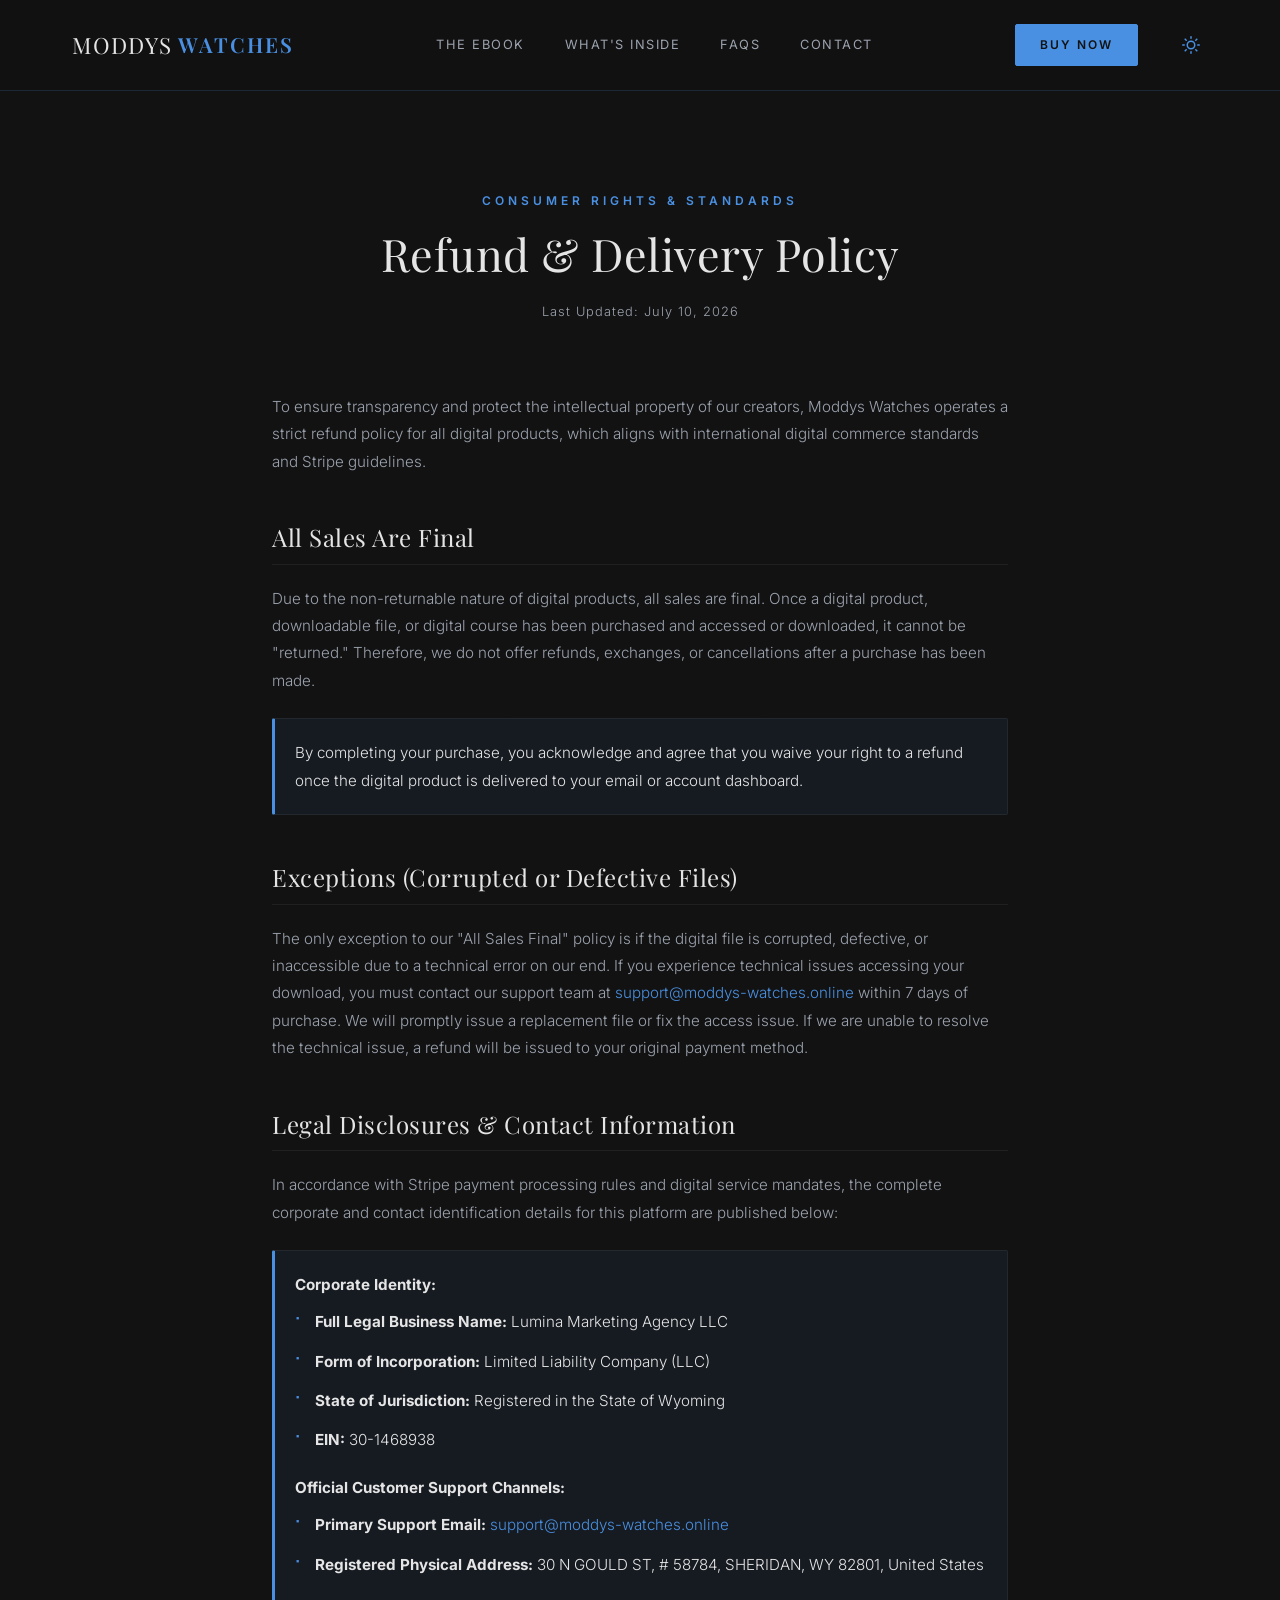
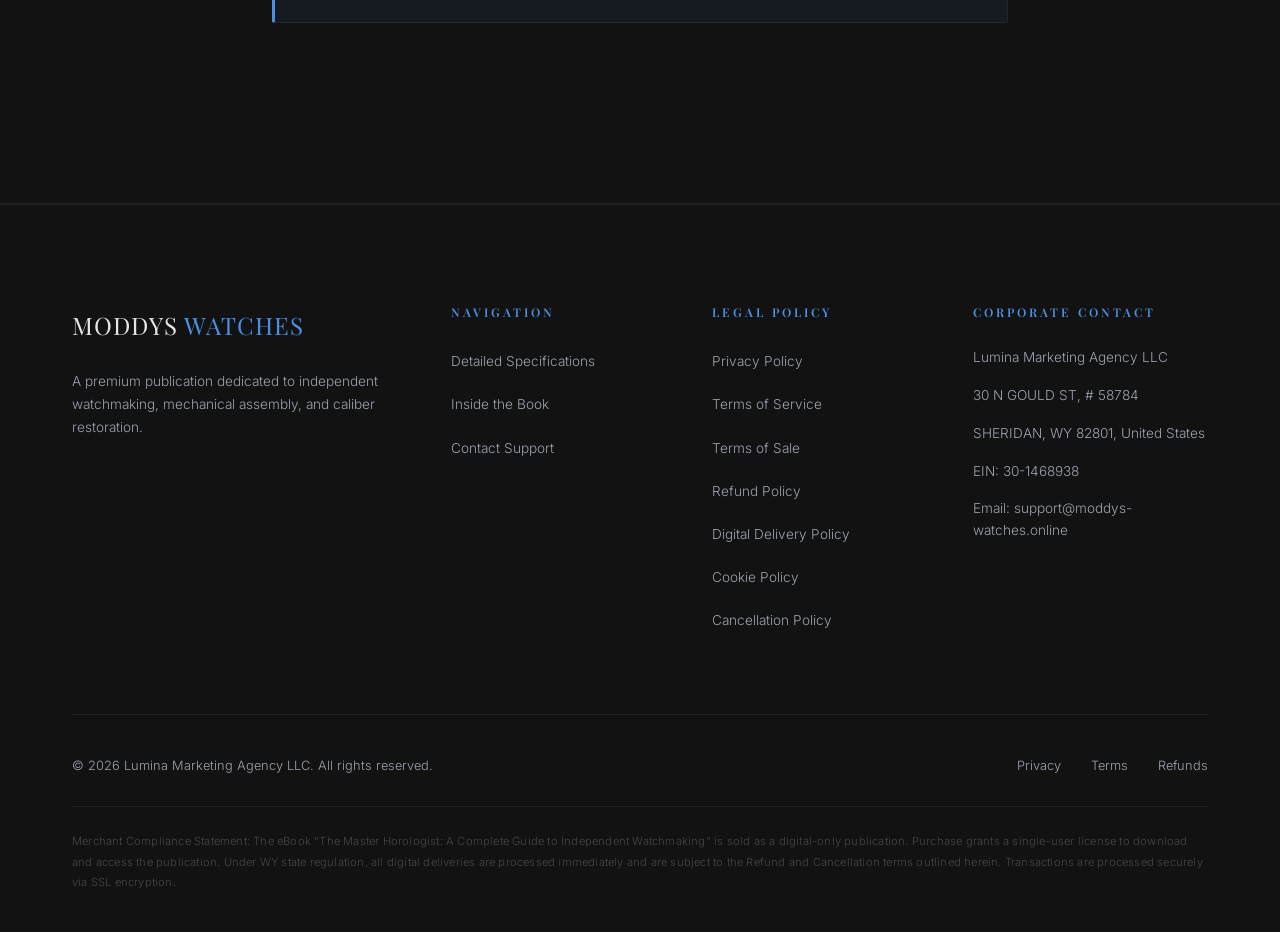
<file: refund.html>
<!DOCTYPE html>
<html lang="en">

<head>
  <meta charset="UTF-8">
  <meta name="viewport" content="width=device-width, initial-scale=1.0">
  <meta name="description"
    content="Refund and cancellation policy for The Master Horologist digital eBook. Read about our digital delivery and purchase terms.">
  <title>Refund Policy — The Master Horologist</title>
  <link rel="preconnect" href="https://fonts.googleapis.com">
  <link rel="preconnect" href="https://fonts.gstatic.com" crossorigin>
  <link
    href="https://fonts.googleapis.com/css2?family=Inter:wght@300;400;500;600;700&family=Playfair+Display:ital,wght@0,400;0,600;0,700;1,400&display=swap"
    rel="stylesheet">
  <link rel="stylesheet" href="style.css">
  <script>
    (function () {
      const currentTheme = localStorage.getItem('theme');
      if (currentTheme === 'classic') {
        document.body.classList.add('theme-classic');
      }
    })();
  </script>
</head>

<body>

  <!-- HEADER -->
  <header class="header">
    <div class="container header-container">
      <a href="index.html" class="logo">
        MODDYS<span>WATCHES</span>
      </a>

      <nav class="nav-menu" id="navMenu">
        <a href="product.html" class="nav-link">The eBook</a>
        <a href="index.html#features" class="nav-link">What's Inside</a>
        <a href="index.html#faq" class="nav-link">FAQs</a>
        <a href="contact.html" class="nav-link">Contact</a>
      </nav>

      <div class="nav-actions">
        <a href="product.html" class="btn btn-primary btn-nav-cta">Buy Now</a>
        <button class="theme-toggle" id="themeToggle" aria-label="Toggle Theme">
          <!-- Sun Icon (appears in dark mode to switch to light) -->
          <svg class="sun-icon" width="18" height="18" viewBox="0 0 24 24" fill="none" stroke="currentColor"
            stroke-width="2" stroke-linecap="round" stroke-linejoin="round">
            <circle cx="12" cy="12" r="5"></circle>
            <line x1="12" y1="1" x2="12" y2="3"></line>
            <line x1="12" y1="21" x2="12" y2="23"></line>
            <line x1="4.22" y1="4.22" x2="5.64" y2="5.64"></line>
            <line x1="18.36" y1="18.36" x2="19.78" y2="19.78"></line>
            <line x1="1" y1="12" x2="3" y2="12"></line>
            <line x1="21" y1="12" x2="23" y2="12"></line>
            <line x1="4.22" y1="19.78" x2="5.64" y2="18.36"></line>
            <line x1="18.36" y1="5.64" x2="19.78" y2="4.22"></line>
          </svg>
          <!-- Moon Icon (appears in light mode to switch to dark) -->
          <svg class="moon-icon" width="18" height="18" viewBox="0 0 24 24" fill="none" stroke="currentColor"
            stroke-width="2" stroke-linecap="round" stroke-linejoin="round">
            <path d="M21 12.79A9 9 0 1 1 11.21 3 7 7 0 0 0 21 12.79z"></path>
          </svg>
        </button>
        <button class="mobile-nav-toggle" id="mobileNavToggle" aria-label="Toggle navigation">
          <span class="hamburger"></span>
        </button>
      </div>
    </div>
  </header>

  <!-- LEGAL CONTENT PAGE -->
  <section class="legal-page">
    <div class="container legal-container">
      <div class="legal-header">
        <span class="section-tag">Consumer Rights &amp; Standards</span>
        <h1 class="section-title">Refund &amp; Delivery Policy</h1>
        <p class="legal-meta">Last Updated: July 10, 2026</p>
      </div>

      <div class="legal-content">
        <p>
          To ensure transparency and protect the intellectual property of our creators, Moddys Watches operates a strict refund policy for all digital products, which aligns with international digital commerce standards and Stripe guidelines.
        </p>

        <h2>All Sales Are Final</h2>
        <p>
          Due to the non-returnable nature of digital products, all sales are final. Once a digital product, downloadable file, or digital course has been purchased and accessed or downloaded, it cannot be "returned." Therefore, we do not offer refunds, exchanges, or cancellations after a purchase has been made.
        </p>
        <div class="legal-section-callout" style="background-color: var(--color-gold-light); border-left: 3px solid var(--color-gold-accent); padding: 20px; margin-top: 20px;">
          <p>
            By completing your purchase, you acknowledge and agree that you waive your right to a refund once the digital product is delivered to your email or account dashboard.
          </p>
        </div>

        <h2>Exceptions (Corrupted or Defective Files)</h2>
        <p>
          The only exception to our "All Sales Final" policy is if the digital file is corrupted, defective, or inaccessible due to a technical error on our end. If you experience technical issues accessing your download, you must contact our support team at <a href="mailto:support@moddys-watches.online" class="text-gold">support@moddys-watches.online</a> within 7 days of purchase. We will promptly issue a replacement file or fix the access issue. If we are unable to resolve the technical issue, a refund will be issued to your original payment method.
        </p>

        <h2>Legal Disclosures &amp; Contact Information</h2>
        <p>
          In accordance with Stripe payment processing rules and digital service mandates, the complete corporate and contact identification details for this platform are published below:
        </p>
        <div class="legal-section-callout" style="background-color: var(--color-gold-light); border-left: 3px solid var(--color-gold-accent); padding: 20px; margin-top: 20px;">
          <p style="margin-bottom: 10px;"><strong>Corporate Identity:</strong></p>
          <ul style="list-style: none; padding-left: 0; margin-bottom: 20px; color: var(--color-text-primary);">
            <li><strong>Full Legal Business Name:</strong> Lumina Marketing Agency LLC</li>
            <li><strong>Form of Incorporation:</strong> Limited Liability Company (LLC)</li>
            <li><strong>State of Jurisdiction:</strong> Registered in the State of Wyoming</li>
            <li><strong>EIN:</strong> 30-1468938</li>
          </ul>
          <p style="margin-bottom: 10px;"><strong>Official Customer Support Channels:</strong></p>
          <ul style="list-style: none; padding-left: 0; color: var(--color-text-primary);">
            <li><strong>Primary Support Email:</strong> <a href="mailto:support@moddys-watches.online" class="text-gold">support@moddys-watches.online</a></li>
            <li><strong>Registered Physical Address:</strong> 30 N GOULD ST, # 58784, SHERIDAN, WY 82801, United States</li>
          </ul>
        </div>
      </div>
    </div>
  </section>

  <!-- FOOTER -->
  <footer class="footer">
    <div class="container">
      <div class="footer-grid">
        <div class="footer-brand">
          <div class="footer-logo">MODDYS <span>WATCHES</span></div>
          <p class="footer-desc">
            A premium publication dedicated to independent watchmaking, mechanical assembly, and caliber restoration.
          </p>
        </div>

        <div>
          <h4 class="footer-heading">Navigation</h4>
          <ul class="footer-links">
            <li><a href="product.html" class="footer-link">Detailed Specifications</a></li>
            <li><a href="index.html#features" class="footer-link">Inside the Book</a></li>
            <li><a href="contact.html" class="footer-link">Contact Support</a></li>
          </ul>
        </div>

        <div>
          <h4 class="footer-heading">Legal Policy</h4>
          <ul class="footer-links">
            <li><a href="privacy.html" class="footer-link">Privacy Policy</a></li>
            <li><a href="terms.html" class="footer-link">Terms of Service</a></li>
            <li><a href="terms-of-sale.html" class="footer-link">Terms of Sale</a></li>
            <li><a href="refund.html" class="footer-link">Refund Policy</a></li>
            <li><a href="delivery.html" class="footer-link">Digital Delivery Policy</a></li>
            <li><a href="cookies.html" class="footer-link">Cookie Policy</a></li>
            <li><a href="cancellation.html" class="footer-link">Cancellation Policy</a></li>
          </ul>
        </div>

        <div>
          <h4 class="footer-heading">Corporate Contact</h4>
          <div class="footer-contact-info">
            <span>Lumina Marketing Agency LLC</span>
            <span>30 N GOULD ST, # 58784</span>
            <span>SHERIDAN, WY 82801, United States</span>
            <span>EIN: 30-1468938</span>
            <span>Email: support@moddys-watches.online</span>
          </div>
        </div>
      </div>

      <div class="footer-bottom">
        <span>&copy; 2026 Lumina Marketing Agency LLC. All rights reserved.</span>
        <div class="footer-bottom-links">
          <a href="privacy.html" class="footer-bottom-link">Privacy</a>
          <a href="terms.html" class="footer-bottom-link">Terms</a>
          <a href="refund.html" class="footer-bottom-link">Refunds</a>
        </div>
      </div>

      <div class="compliance-text">
        Merchant Compliance Statement: The eBook "The Master Horologist: A Complete Guide to Independent Watchmaking" is
        sold as a digital-only publication. Purchase grants a single-user license to download and access the
        publication. Under WY state regulation, all digital deliveries are processed immediately and are subject to the
        Refund and Cancellation terms outlined herein. Transactions are processed securely via SSL encryption.
      </div>
    </div>
  </footer>

  <!-- MOBILE MENU SCRIPT -->
  <script>
    const mobileNavToggle = document.getElementById('mobileNavToggle');
    const navMenu = document.getElementById('navMenu');

    mobileNavToggle.addEventListener('click', () => {
      mobileNavToggle.classList.toggle('active');
      navMenu.classList.toggle('active');
    });

    // Theme Toggle Logic
    const themeToggle = document.getElementById('themeToggle');
    if (themeToggle) {
      themeToggle.addEventListener('click', () => {
        document.body.classList.toggle('theme-classic');
        const isClassic = document.body.classList.contains('theme-classic');
        localStorage.setItem('theme', isClassic ? 'classic' : 'dark');
      });
    }
  </script>
</body>

</html>
</file>
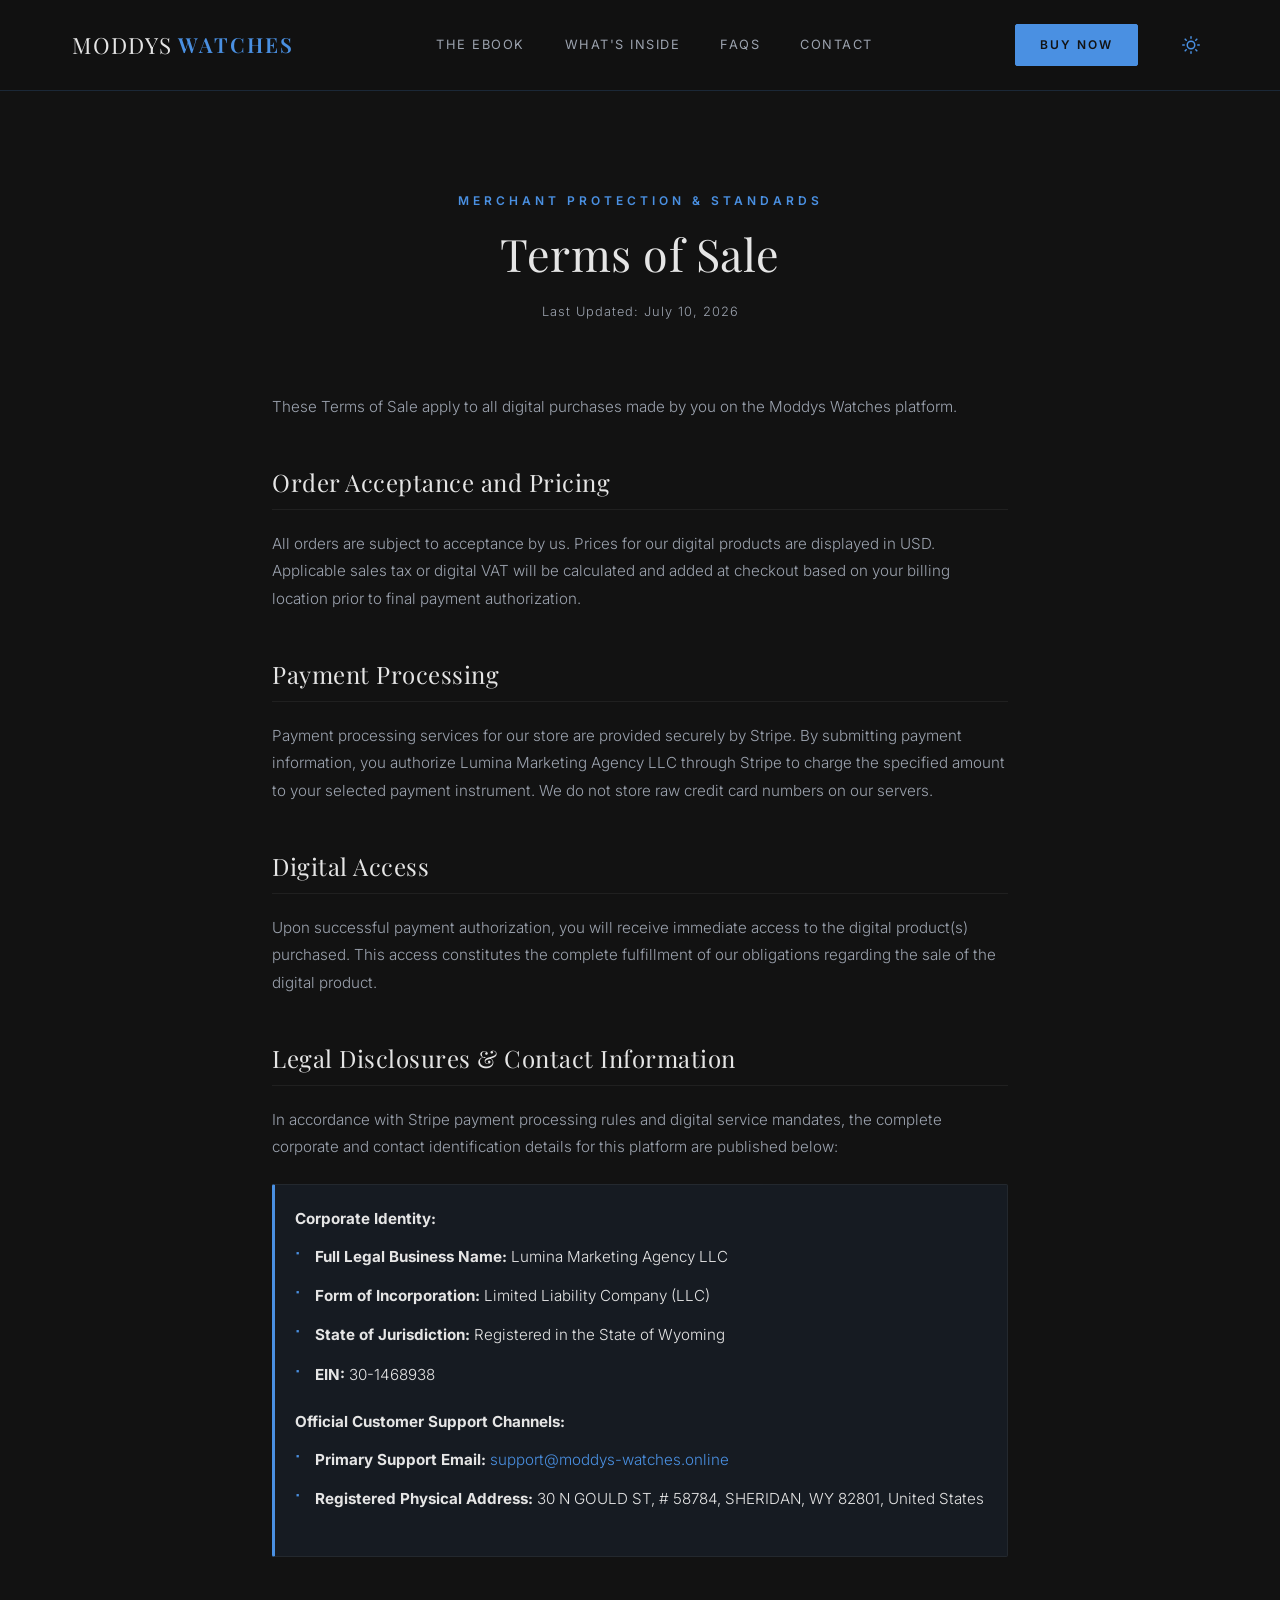
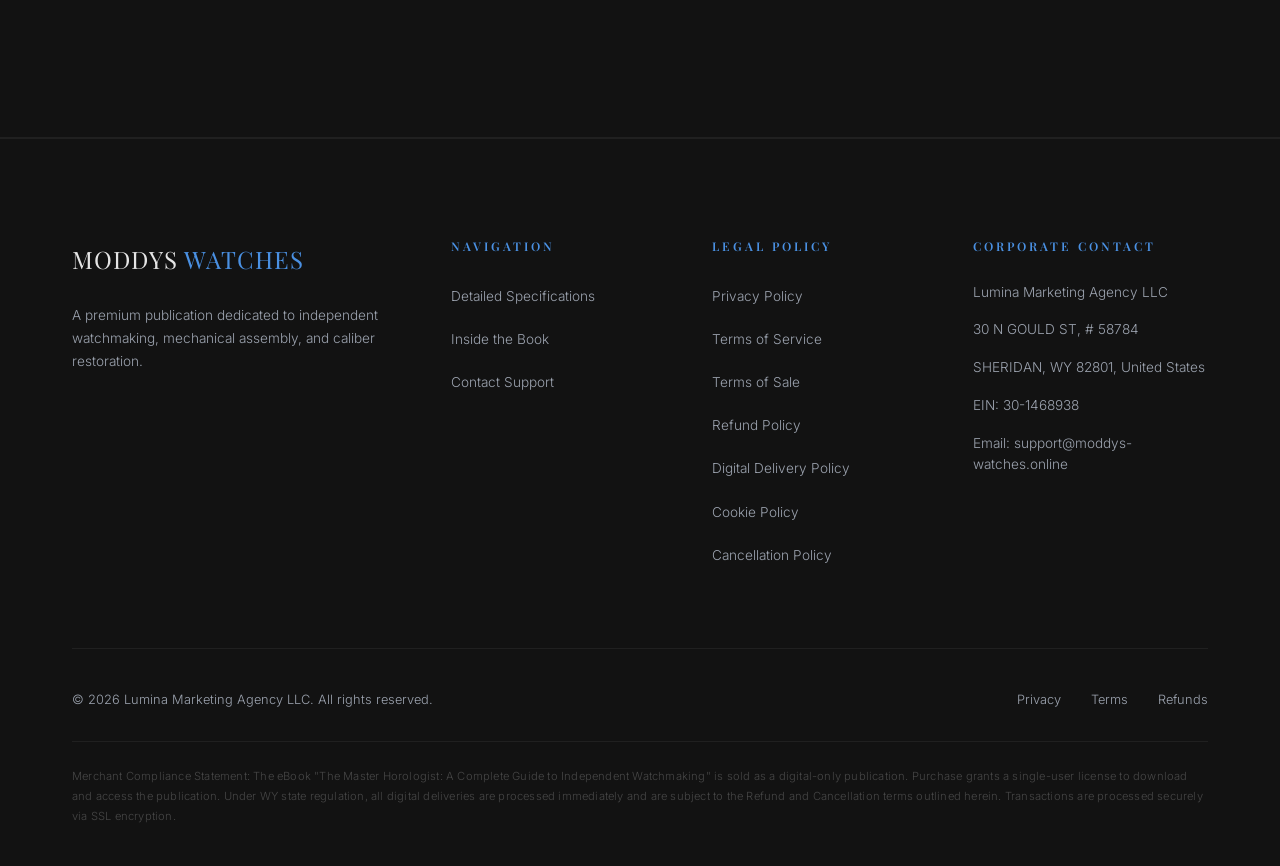
<file: terms-of-sale.html>
<!DOCTYPE html>
<html lang="en">

<head>
  <meta charset="UTF-8">
  <meta name="viewport" content="width=device-width, initial-scale=1.0">
  <meta name="description" content="Terms of Sale for purchasing digital products on Moddys Watches.">
  <title>Terms of Sale — Moddys Watches</title>
  <link rel="preconnect" href="https://fonts.googleapis.com">
  <link rel="preconnect" href="https://fonts.gstatic.com" crossorigin>
  <link
    href="https://fonts.googleapis.com/css2?family=Inter:wght@300;400;500;600;700&family=Playfair+Display:ital,wght@0,400;0,600;0,700;1,400&display=swap"
    rel="stylesheet">
  <link rel="stylesheet" href="style.css">
  <script>
    (function () {
      const currentTheme = localStorage.getItem('theme');
      if (currentTheme === 'classic') {
        document.body.classList.add('theme-classic');
      }
    })();
  </script>
</head>

<body>

  <!-- HEADER -->
  <header class="header">
    <div class="container header-container">
      <a href="index.html" class="logo">
        MODDYS<span>WATCHES</span>
      </a>

      <nav class="nav-menu" id="navMenu">
        <a href="product.html" class="nav-link">The eBook</a>
        <a href="index.html#features" class="nav-link">What's Inside</a>
        <a href="index.html#faq" class="nav-link">FAQs</a>
        <a href="contact.html" class="nav-link">Contact</a>
      </nav>

      <div class="nav-actions">
        <a href="product.html" class="btn btn-primary btn-nav-cta">Buy Now</a>
        <button class="theme-toggle" id="themeToggle" aria-label="Toggle Theme">
          <!-- Sun Icon (appears in dark mode to switch to light) -->
          <svg class="sun-icon" width="18" height="18" viewBox="0 0 24 24" fill="none" stroke="currentColor"
            stroke-width="2" stroke-linecap="round" stroke-linejoin="round">
            <circle cx="12" cy="12" r="5"></circle>
            <line x1="12" y1="1" x2="12" y2="3"></line>
            <line x1="12" y1="21" x2="12" y2="23"></line>
            <line x1="4.22" y1="4.22" x2="5.64" y2="5.64"></line>
            <line x1="18.36" y1="18.36" x2="19.78" y2="19.78"></line>
            <line x1="1" y1="12" x2="3" y2="12"></line>
            <line x1="21" y1="12" x2="23" y2="12"></line>
            <line x1="4.22" y1="19.78" x2="5.64" y2="18.36"></line>
            <line x1="18.36" y1="5.64" x2="19.78" y2="4.22"></line>
          </svg>
          <!-- Moon Icon (appears in light mode to switch to dark) -->
          <svg class="moon-icon" width="18" height="18" viewBox="0 0 24 24" fill="none" stroke="currentColor"
            stroke-width="2" stroke-linecap="round" stroke-linejoin="round">
            <path d="M21 12.79A9 9 0 1 1 11.21 3 7 7 0 0 0 21 12.79z"></path>
          </svg>
        </button>
        <button class="mobile-nav-toggle" id="mobileNavToggle" aria-label="Toggle navigation">
          <span class="hamburger"></span>
        </button>
      </div>
    </div>
  </header>

  <!-- LEGAL CONTENT PAGE -->
  <section class="legal-page">
    <div class="container legal-container">
      <div class="legal-header">
        <span class="section-tag">Merchant Protection &amp; Standards</span>
        <h1 class="section-title">Terms of Sale</h1>
        <p class="legal-meta">Last Updated: July 10, 2026</p>
      </div>

      <div class="legal-content">
        <p>
          These Terms of Sale apply to all digital purchases made by you on the Moddys Watches platform.
        </p>

        <h2>Order Acceptance and Pricing</h2>
        <p>
          All orders are subject to acceptance by us. Prices for our digital products are displayed in USD. Applicable sales tax or digital VAT will be calculated and added at checkout based on your billing location prior to final payment authorization.
        </p>

        <h2>Payment Processing</h2>
        <p>
          Payment processing services for our store are provided securely by Stripe. By submitting payment information, you authorize Lumina Marketing Agency LLC through Stripe to charge the specified amount to your selected payment instrument. We do not store raw credit card numbers on our servers.
        </p>

        <h2>Digital Access</h2>
        <p>
          Upon successful payment authorization, you will receive immediate access to the digital product(s) purchased. This access constitutes the complete fulfillment of our obligations regarding the sale of the digital product.
        </p>

        <h2>Legal Disclosures &amp; Contact Information</h2>
        <p>
          In accordance with Stripe payment processing rules and digital service mandates, the complete corporate and contact identification details for this platform are published below:
        </p>
        <div class="legal-section-callout" style="background-color: var(--color-gold-light); border-left: 3px solid var(--color-gold-accent); padding: 20px; margin-top: 20px;">
          <p style="margin-bottom: 10px;"><strong>Corporate Identity:</strong></p>
          <ul style="list-style: none; padding-left: 0; margin-bottom: 20px; color: var(--color-text-primary);">
            <li><strong>Full Legal Business Name:</strong> Lumina Marketing Agency LLC</li>
            <li><strong>Form of Incorporation:</strong> Limited Liability Company (LLC)</li>
            <li><strong>State of Jurisdiction:</strong> Registered in the State of Wyoming</li>
            <li><strong>EIN:</strong> 30-1468938</li>
          </ul>
          <p style="margin-bottom: 10px;"><strong>Official Customer Support Channels:</strong></p>
          <ul style="list-style: none; padding-left: 0; color: var(--color-text-primary);">
            <li><strong>Primary Support Email:</strong> <a href="mailto:support@moddys-watches.online" class="text-gold">support@moddys-watches.online</a></li>
            <li><strong>Registered Physical Address:</strong> 30 N GOULD ST, # 58784, SHERIDAN, WY 82801, United States</li>
          </ul>
        </div>
      </div>
    </div>
  </section>

  <!-- FOOTER -->
  <footer class="footer">
    <div class="container">
      <div class="footer-grid">
        <div class="footer-brand">
          <div class="footer-logo">MODDYS <span>WATCHES</span></div>
          <p class="footer-desc">
            A premium publication dedicated to independent watchmaking, mechanical assembly, and caliber restoration.
          </p>
        </div>

        <div>
          <h4 class="footer-heading">Navigation</h4>
          <ul class="footer-links">
            <li><a href="product.html" class="footer-link">Detailed Specifications</a></li>
            <li><a href="index.html#features" class="footer-link">Inside the Book</a></li>
            <li><a href="contact.html" class="footer-link">Contact Support</a></li>
          </ul>
        </div>

        <div>
          <h4 class="footer-heading">Legal Policy</h4>
          <ul class="footer-links">
            <li><a href="privacy.html" class="footer-link">Privacy Policy</a></li>
            <li><a href="terms.html" class="footer-link">Terms of Service</a></li>
            <li><a href="terms-of-sale.html" class="footer-link">Terms of Sale</a></li>
            <li><a href="refund.html" class="footer-link">Refund Policy</a></li>
            <li><a href="delivery.html" class="footer-link">Digital Delivery Policy</a></li>
            <li><a href="cookies.html" class="footer-link">Cookie Policy</a></li>
            <li><a href="cancellation.html" class="footer-link">Cancellation Policy</a></li>
          </ul>
        </div>

        <div>
          <h4 class="footer-heading">Corporate Contact</h4>
          <div class="footer-contact-info">
            <span>Lumina Marketing Agency LLC</span>
            <span>30 N GOULD ST, # 58784</span>
            <span>SHERIDAN, WY 82801, United States</span>
            <span>EIN: 30-1468938</span>
            <span>Email: support@moddys-watches.online</span>
          </div>
        </div>
      </div>

      <div class="footer-bottom">
        <span>&copy; 2026 Lumina Marketing Agency LLC. All rights reserved.</span>
        <div class="footer-bottom-links">
          <a href="privacy.html" class="footer-bottom-link">Privacy</a>
          <a href="terms.html" class="footer-bottom-link">Terms</a>
          <a href="refund.html" class="footer-bottom-link">Refunds</a>
        </div>
      </div>

      <div class="compliance-text">
        Merchant Compliance Statement: The eBook "The Master Horologist: A Complete Guide to Independent Watchmaking" is
        sold as a digital-only publication. Purchase grants a single-user license to download and access the
        publication. Under WY state regulation, all digital deliveries are processed immediately and are subject to the
        Refund and Cancellation terms outlined herein. Transactions are processed securely via SSL encryption.
      </div>
    </div>
  </footer>

  <!-- MOBILE MENU SCRIPT -->
  <script>
    const mobileNavToggle = document.getElementById('mobileNavToggle');
    const navMenu = document.getElementById('navMenu');

    mobileNavToggle.addEventListener('click', () => {
      mobileNavToggle.classList.toggle('active');
      navMenu.classList.toggle('active');
    });

    // Theme Toggle Logic
    const themeToggle = document.getElementById('themeToggle');
    if (themeToggle) {
      themeToggle.addEventListener('click', () => {
        document.body.classList.toggle('theme-classic');
        const isClassic = document.body.classList.contains('theme-classic');
        localStorage.setItem('theme', isClassic ? 'classic' : 'dark');
      });
    }
  </script>
</body>

</html>
</file>
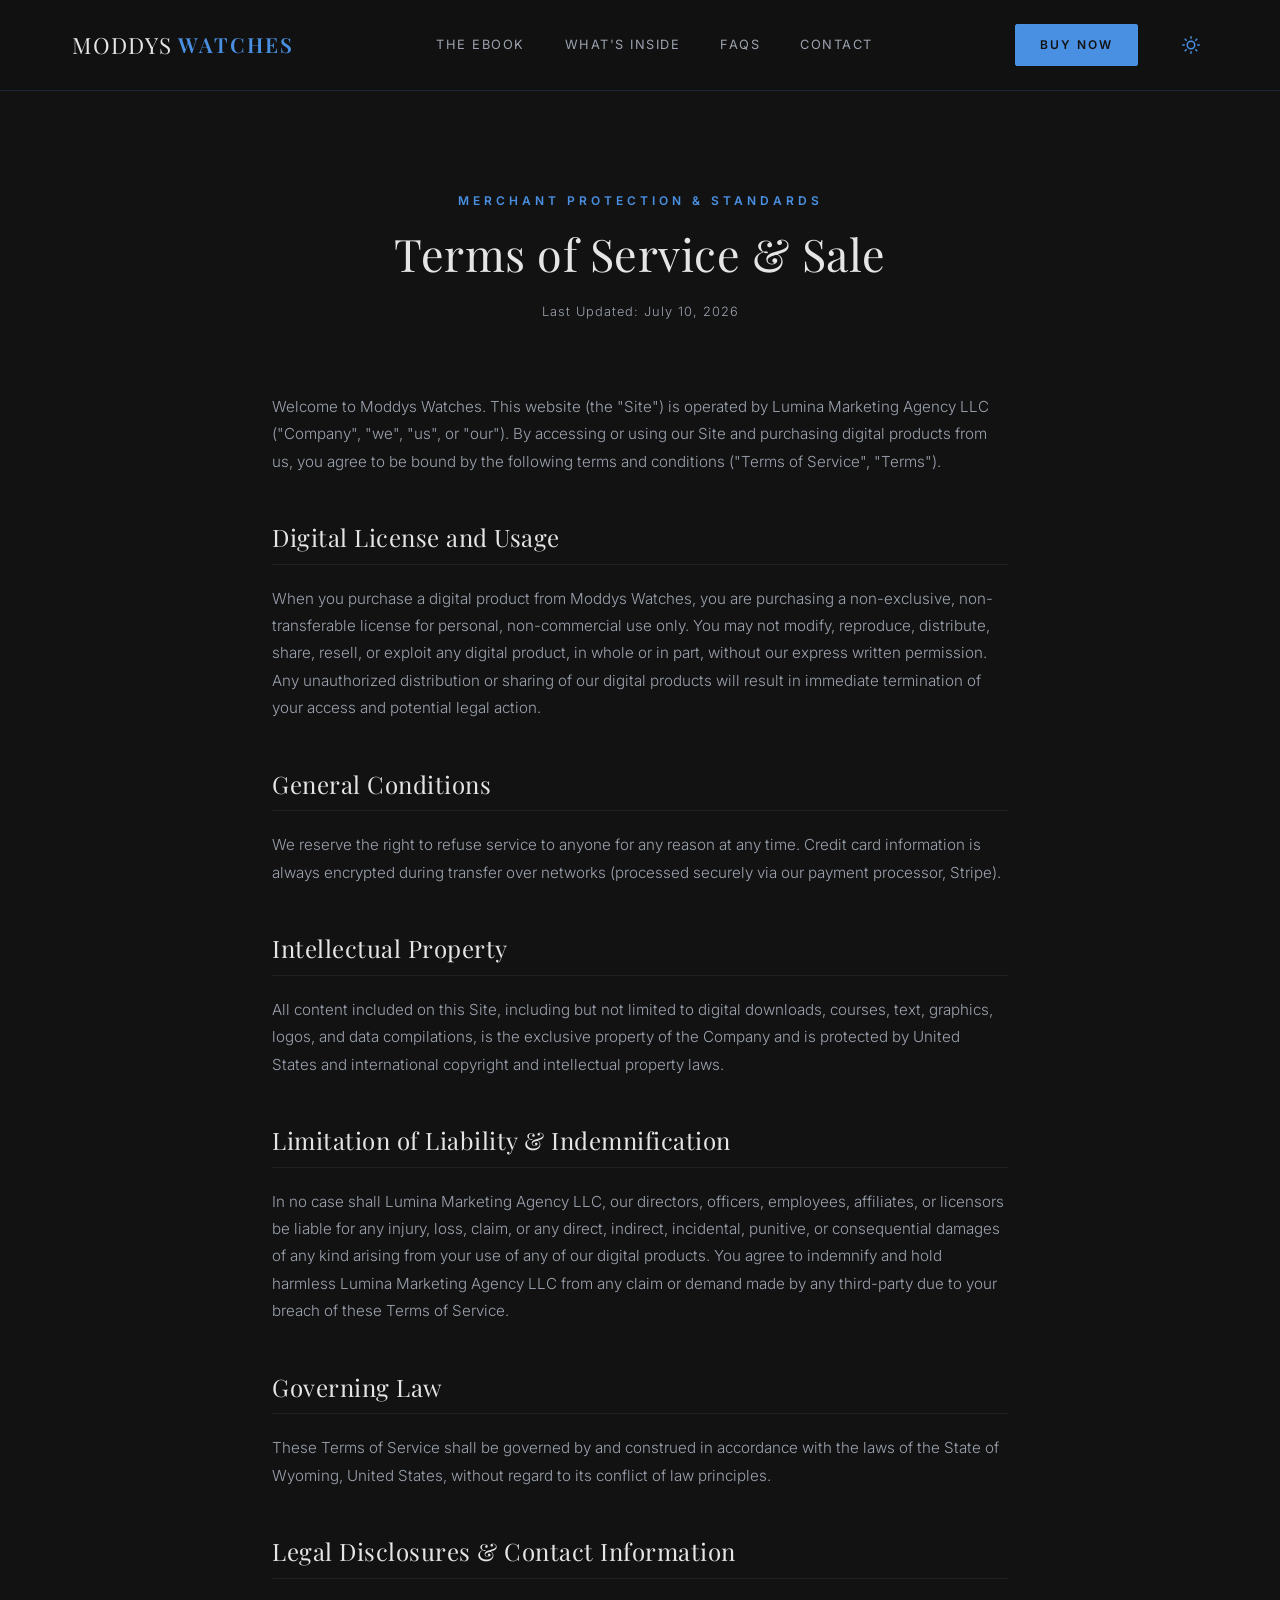
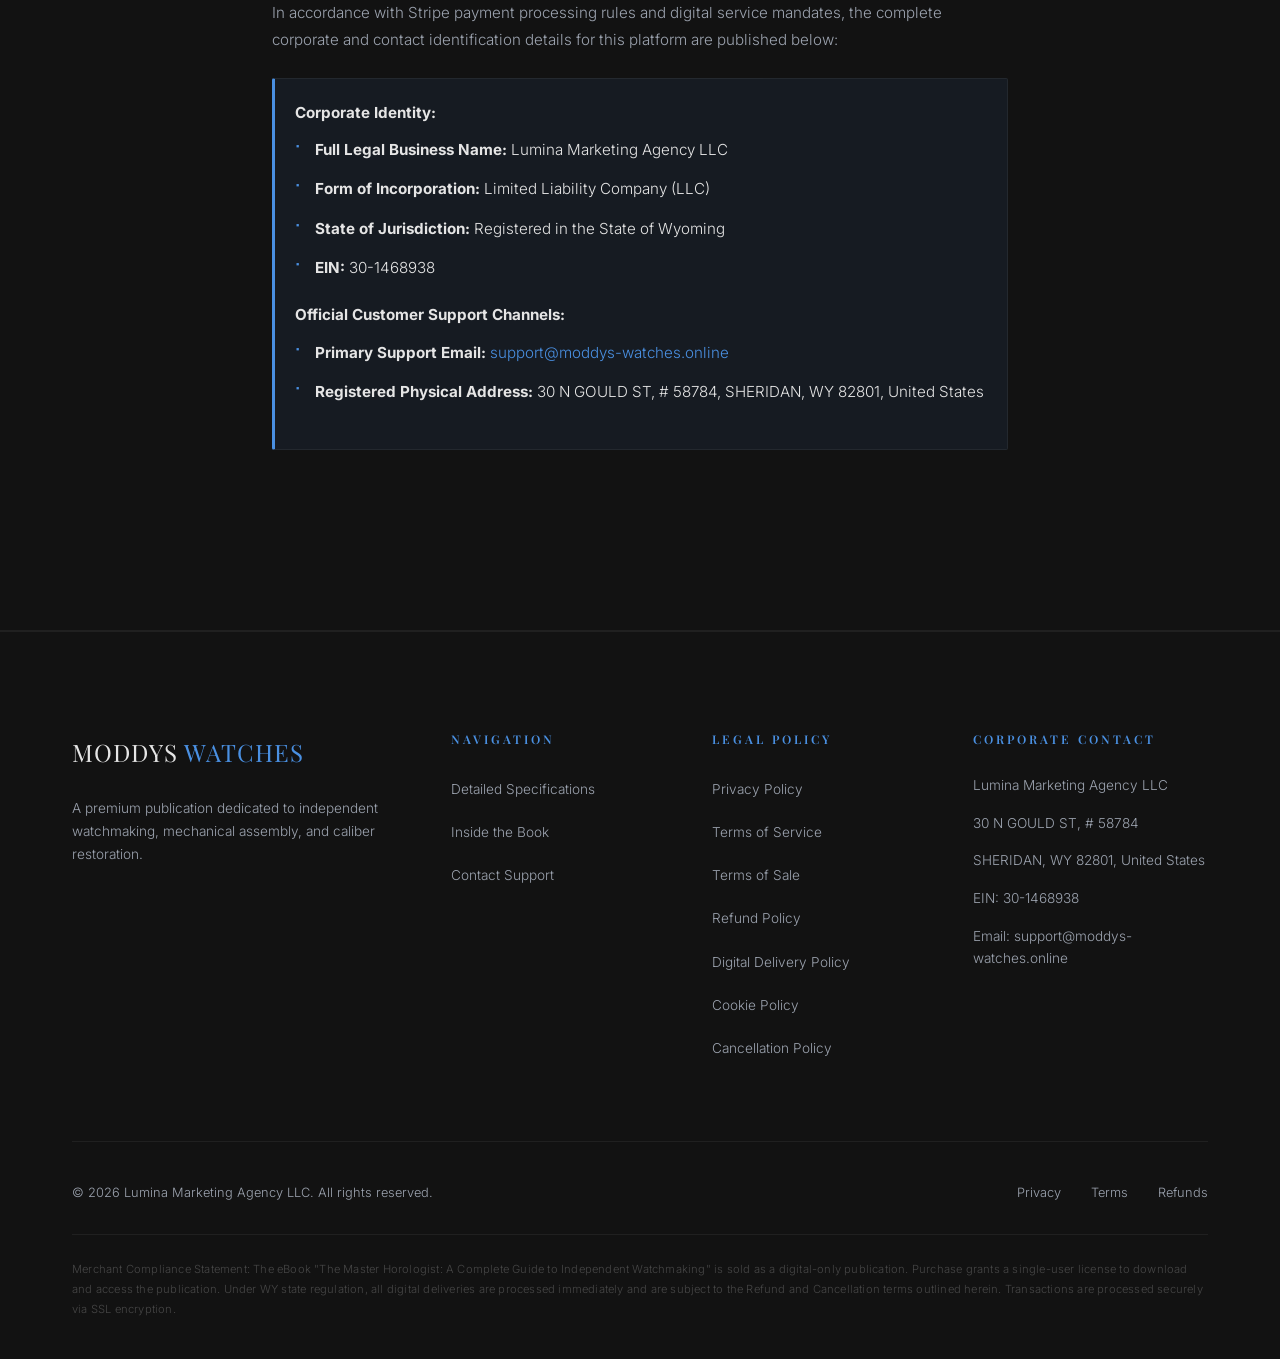
<file: terms.html>
<!DOCTYPE html>
<html lang="en">

<head>
  <meta charset="UTF-8">
  <meta name="viewport" content="width=device-width, initial-scale=1.0">
  <meta name="description"
    content="Terms of Service for purchasing the digital publication The Master Horologist. Review licensing terms and use guidelines.">
  <title>Terms of Service — The Master Horologist</title>
  <link rel="preconnect" href="https://fonts.googleapis.com">
  <link rel="preconnect" href="https://fonts.gstatic.com" crossorigin>
  <link
    href="https://fonts.googleapis.com/css2?family=Inter:wght@300;400;500;600;700&family=Playfair+Display:ital,wght@0,400;0,600;0,700;1,400&display=swap"
    rel="stylesheet">
  <link rel="stylesheet" href="style.css">
  <script>
    (function () {
      const currentTheme = localStorage.getItem('theme');
      if (currentTheme === 'classic') {
        document.body.classList.add('theme-classic');
      }
    })();
  </script>
</head>

<body>

  <!-- HEADER -->
  <header class="header">
    <div class="container header-container">
      <a href="index.html" class="logo">
        MODDYS<span>WATCHES</span>
      </a>

      <nav class="nav-menu" id="navMenu">
        <a href="product.html" class="nav-link">The eBook</a>
        <a href="index.html#features" class="nav-link">What's Inside</a>
        <a href="index.html#faq" class="nav-link">FAQs</a>
        <a href="contact.html" class="nav-link">Contact</a>
      </nav>

      <div class="nav-actions">
        <a href="product.html" class="btn btn-primary btn-nav-cta">Buy Now</a>
        <button class="theme-toggle" id="themeToggle" aria-label="Toggle Theme">
          <!-- Sun Icon (appears in dark mode to switch to light) -->
          <svg class="sun-icon" width="18" height="18" viewBox="0 0 24 24" fill="none" stroke="currentColor"
            stroke-width="2" stroke-linecap="round" stroke-linejoin="round">
            <circle cx="12" cy="12" r="5"></circle>
            <line x1="12" y1="1" x2="12" y2="3"></line>
            <line x1="12" y1="21" x2="12" y2="23"></line>
            <line x1="4.22" y1="4.22" x2="5.64" y2="5.64"></line>
            <line x1="18.36" y1="18.36" x2="19.78" y2="19.78"></line>
            <line x1="1" y1="12" x2="3" y2="12"></line>
            <line x1="21" y1="12" x2="23" y2="12"></line>
            <line x1="4.22" y1="19.78" x2="5.64" y2="18.36"></line>
            <line x1="18.36" y1="5.64" x2="19.78" y2="4.22"></line>
          </svg>
          <!-- Moon Icon (appears in light mode to switch to dark) -->
          <svg class="moon-icon" width="18" height="18" viewBox="0 0 24 24" fill="none" stroke="currentColor"
            stroke-width="2" stroke-linecap="round" stroke-linejoin="round">
            <path d="M21 12.79A9 9 0 1 1 11.21 3 7 7 0 0 0 21 12.79z"></path>
          </svg>
        </button>
        <button class="mobile-nav-toggle" id="mobileNavToggle" aria-label="Toggle navigation">
          <span class="hamburger"></span>
        </button>
      </div>
    </div>
  </header>

  <!-- LEGAL CONTENT PAGE -->
  <section class="legal-page">
    <div class="container legal-container">
      <div class="legal-header">
        <span class="section-tag">Merchant Protection &amp; Standards</span>
        <h1 class="section-title">Terms of Service &amp; Sale</h1>
        <p class="legal-meta">Last Updated: July 10, 2026</p>
      </div>

      <div class="legal-content">
        <p>
          Welcome to Moddys Watches. This website (the "Site") is operated by Lumina Marketing Agency LLC ("Company", "we", "us", or "our"). By accessing or using our Site and purchasing digital products from us, you agree to be bound by the following terms and conditions ("Terms of Service", "Terms").
        </p>

        <h2>Digital License and Usage</h2>
        <p>
          When you purchase a digital product from Moddys Watches, you are purchasing a non-exclusive, non-transferable license for personal, non-commercial use only. You may not modify, reproduce, distribute, share, resell, or exploit any digital product, in whole or in part, without our express written permission. Any unauthorized distribution or sharing of our digital products will result in immediate termination of your access and potential legal action.
        </p>

        <h2>General Conditions</h2>
        <p>
          We reserve the right to refuse service to anyone for any reason at any time. Credit card information is always encrypted during transfer over networks (processed securely via our payment processor, Stripe).
        </p>

        <h2>Intellectual Property</h2>
        <p>
          All content included on this Site, including but not limited to digital downloads, courses, text, graphics, logos, and data compilations, is the exclusive property of the Company and is protected by United States and international copyright and intellectual property laws.
        </p>

        <h2>Limitation of Liability &amp; Indemnification</h2>
        <p>
          In no case shall Lumina Marketing Agency LLC, our directors, officers, employees, affiliates, or licensors be liable for any injury, loss, claim, or any direct, indirect, incidental, punitive, or consequential damages of any kind arising from your use of any of our digital products. You agree to indemnify and hold harmless Lumina Marketing Agency LLC from any claim or demand made by any third-party due to your breach of these Terms of Service.
        </p>

        <h2>Governing Law</h2>
        <p>
          These Terms of Service shall be governed by and construed in accordance with the laws of the State of Wyoming, United States, without regard to its conflict of law principles.
        </p>

        <h2>Legal Disclosures &amp; Contact Information</h2>
        <p>
          In accordance with Stripe payment processing rules and digital service mandates, the complete corporate and contact identification details for this platform are published below:
        </p>
        <div class="legal-section-callout" style="background-color: var(--color-gold-light); border-left: 3px solid var(--color-gold-accent); padding: 20px; margin-top: 20px;">
          <p style="margin-bottom: 10px;"><strong>Corporate Identity:</strong></p>
          <ul style="list-style: none; padding-left: 0; margin-bottom: 20px; color: var(--color-text-primary);">
            <li><strong>Full Legal Business Name:</strong> Lumina Marketing Agency LLC</li>
            <li><strong>Form of Incorporation:</strong> Limited Liability Company (LLC)</li>
            <li><strong>State of Jurisdiction:</strong> Registered in the State of Wyoming</li>
            <li><strong>EIN:</strong> 30-1468938</li>
          </ul>
          <p style="margin-bottom: 10px;"><strong>Official Customer Support Channels:</strong></p>
          <ul style="list-style: none; padding-left: 0; color: var(--color-text-primary);">
            <li><strong>Primary Support Email:</strong> <a href="mailto:support@moddys-watches.online" class="text-gold">support@moddys-watches.online</a></li>
            <li><strong>Registered Physical Address:</strong> 30 N GOULD ST, # 58784, SHERIDAN, WY 82801, United States</li>
          </ul>
        </div>
      </div>
    </div>
  </section>

  <!-- FOOTER -->
  <footer class="footer">
    <div class="container">
      <div class="footer-grid">
        <div class="footer-brand">
          <div class="footer-logo">MODDYS <span>WATCHES</span></div>
          <p class="footer-desc">
            A premium publication dedicated to independent watchmaking, mechanical assembly, and caliber restoration.
          </p>
        </div>

        <div>
          <h4 class="footer-heading">Navigation</h4>
          <ul class="footer-links">
            <li><a href="product.html" class="footer-link">Detailed Specifications</a></li>
            <li><a href="index.html#features" class="footer-link">Inside the Book</a></li>
            <li><a href="contact.html" class="footer-link">Contact Support</a></li>
          </ul>
        </div>

        <div>
          <h4 class="footer-heading">Legal Policy</h4>
          <ul class="footer-links">
            <li><a href="privacy.html" class="footer-link">Privacy Policy</a></li>
            <li><a href="terms.html" class="footer-link">Terms of Service</a></li>
            <li><a href="terms-of-sale.html" class="footer-link">Terms of Sale</a></li>
            <li><a href="refund.html" class="footer-link">Refund Policy</a></li>
            <li><a href="delivery.html" class="footer-link">Digital Delivery Policy</a></li>
            <li><a href="cookies.html" class="footer-link">Cookie Policy</a></li>
            <li><a href="cancellation.html" class="footer-link">Cancellation Policy</a></li>
          </ul>
        </div>

        <div>
          <h4 class="footer-heading">Corporate Contact</h4>
          <div class="footer-contact-info">
            <span>Lumina Marketing Agency LLC</span>
            <span>30 N GOULD ST, # 58784</span>
            <span>SHERIDAN, WY 82801, United States</span>
            <span>EIN: 30-1468938</span>
            <span>Email: support@moddys-watches.online</span>
          </div>
        </div>
      </div>

      <div class="footer-bottom">
        <span>&copy; 2026 Lumina Marketing Agency LLC. All rights reserved.</span>
        <div class="footer-bottom-links">
          <a href="privacy.html" class="footer-bottom-link">Privacy</a>
          <a href="terms.html" class="footer-bottom-link">Terms</a>
          <a href="refund.html" class="footer-bottom-link">Refunds</a>
        </div>
      </div>

      <div class="compliance-text">
        Merchant Compliance Statement: The eBook "The Master Horologist: A Complete Guide to Independent Watchmaking" is
        sold as a digital-only publication. Purchase grants a single-user license to download and access the
        publication. Under WY state regulation, all digital deliveries are processed immediately and are subject to the
        Refund and Cancellation terms outlined herein. Transactions are processed securely via SSL encryption.
      </div>
    </div>
  </footer>

  <!-- MOBILE MENU SCRIPT -->
  <script>
    const mobileNavToggle = document.getElementById('mobileNavToggle');
    const navMenu = document.getElementById('navMenu');

    mobileNavToggle.addEventListener('click', () => {
      mobileNavToggle.classList.toggle('active');
      navMenu.classList.toggle('active');
    });

    // Theme Toggle Logic
    const themeToggle = document.getElementById('themeToggle');
    if (themeToggle) {
      themeToggle.addEventListener('click', () => {
        document.body.classList.toggle('theme-classic');
        const isClassic = document.body.classList.contains('theme-classic');
        localStorage.setItem('theme', isClassic ? 'classic' : 'dark');
      });
    }
  </script>
</body>

</html>
</file>
<file: style.css>
/* 
  MODDYS WATCHES - PREMIUM DARK LUXURY STYLESHEET
  Theme: Midnight Horology (Rolex / Audemars Piguet Style)
  Colors: Obsidian (#090a0b), Slate Carbon (#111315), Champagne Gold (#cda87a), Platinized White (#f3f4f6)
*/

@import url('https://fonts.googleapis.com/css2?family=Inter:wght@300;400;500;600;700&family=Playfair+Display:ital,wght@0,400;0,600;0,700;1,400&display=swap');

/* --- CUSTOM VARIABLES --- */
:root {
  --color-primary-dark: #121212;     /* Matte Charcoal */
  --color-card-dark: #1a1a1a;        /* Pure Jet Black / Carbon */
  --color-gold-accent: #4a90e2;      /* Electric Steel Blue */
  --color-gold-hover: #357abd;       /* Steel Blue Hover */
  --color-gold-light: rgba(74, 144, 226, 0.08); /* Electric Blue Tint */
  --color-text-primary: #e5e5e5;     /* Off-White */
  --color-text-muted: #9ca3af;       /* Steel Gray */
  --color-border-gold: rgba(74, 144, 226, 0.18); /* Delicate Blue Frame */
  --color-border-muted: rgba(255, 255, 255, 0.06);
  --color-header-bg: rgba(18, 18, 18, 0.92);
  --color-compliance-text: rgba(229, 229, 229, 0.25);
  
  --font-serif: 'Playfair Display', Georgia, serif;
  --font-sans: 'Inter', system-ui, -apple-system, sans-serif;
  
  --transition-smooth: all 0.4s cubic-bezier(0.16, 1, 0.3, 1);
  --shadow-gold-glow: 0 8px 30px rgba(74, 144, 226, 0.08);
  --shadow-heavy: 0 20px 40px rgba(0, 0, 0, 0.4);
  --border-radius-sm: 2px; /* Sharp, geometric lines look more premium than round bubbles */
  --border-radius-md: 4px;
}

/* --- CLASSIC LIGHT MODE OVERRIDES --- */
body.theme-classic {
  --color-primary-dark: #fbfaf8;     /* Premium Alabaster / Warm White */
  --color-card-dark: #ffffff;        /* Pure White */
  --color-gold-accent: #2c5282;      /* Midnight Steel Blue Accent */
  --color-gold-hover: #1a365d;       /* Midnight Blue Hover */
  --color-gold-light: rgba(44, 82, 130, 0.06); /* Soft Blue Tint */
  --color-text-primary: #1a1d20;     /* Obsidian Charcoal */
  --color-text-muted: #5e646a;       /* Steel Gray */
  --color-border-gold: rgba(44, 82, 130, 0.15); /* Soft Blue Frame */
  --color-border-muted: rgba(0, 0, 0, 0.06);
  --color-header-bg: rgba(251, 250, 248, 0.92);
  --color-compliance-text: rgba(26, 29, 32, 0.35);
}

/* --- RESET & GLOBAL STYLES --- */
*, *::before, *::after {
  box-sizing: border-box;
  margin: 0;
  padding: 0;
}

html {
  scroll-behavior: smooth;
  background-color: var(--color-primary-dark);
  overflow-x: hidden;
}

body {
  font-family: var(--font-sans);
  color: var(--color-text-primary);
  background-color: var(--color-primary-dark);
  line-height: 1.7;
  -webkit-font-smoothing: antialiased;
  font-weight: 300; /* Reﬁned, high-end editorial weight */
  overflow-x: hidden;
}

a {
  text-decoration: none;
  color: inherit;
  transition: var(--transition-smooth);
}

button, input, textarea, select {
  font-family: inherit;
  font-size: inherit;
  outline: none;
}

ul {
  list-style: none;
}

img {
  max-width: 100%;
  height: auto;
  display: block;
}

/* --- TYPOGRAPHY --- */
h1, h2, h3, h4, h5, h6 {
  font-family: var(--font-serif);
  color: var(--color-text-primary);
  font-weight: 400;
  line-height: 1.2;
  letter-spacing: 0.5px;
}

.serif-italic {
  font-family: var(--font-serif);
  font-style: italic;
  font-weight: 400;
}

.text-gold {
  color: var(--color-gold-accent);
}

/* --- REUSABLE COMPONENTS --- */
.container {
  width: 100%;
  max-width: 1200px;
  margin: 0 auto;
  padding: 0 32px;
}

/* Section Header */
.section-header {
  text-align: center;
  max-width: 800px;
  margin: 0 auto 70px auto;
  position: relative;
}

.section-header::after {
  content: '';
  display: block;
  width: 60px;
  height: 1px;
  background-color: var(--color-gold-accent);
  margin: 24px auto 0 auto;
  opacity: 0.6;
}

.section-tag {
  font-size: 0.75rem;
  text-transform: uppercase;
  letter-spacing: 4px; /* Extreme tracking */
  color: var(--color-gold-accent);
  font-weight: 600;
  margin-bottom: 16px;
  display: block;
}

.section-title {
  font-size: 2.8rem;
  font-weight: 400;
  margin-bottom: 20px;
}

.section-subtitle {
  font-size: 1.1rem;
  color: var(--color-text-muted);
  font-weight: 300;
  max-width: 600px;
  margin: 0 auto;
}

/* Premium Buttons */
.btn {
  display: inline-flex;
  align-items: center;
  justify-content: center;
  padding: 16px 36px;
  font-size: 0.85rem;
  font-weight: 500;
  letter-spacing: 2px;
  text-transform: uppercase;
  border-radius: var(--border-radius-sm);
  cursor: pointer;
  transition: var(--transition-smooth);
  position: relative;
  overflow: hidden;
}

.btn-primary {
  background-color: var(--color-gold-accent);
  color: var(--color-primary-dark);
  border: 1px solid var(--color-gold-accent);
  font-weight: 600;
}

.btn-primary:hover {
  background-color: transparent;
  color: var(--color-gold-accent);
  border-color: var(--color-gold-accent);
  box-shadow: var(--shadow-gold-glow);
  transform: translateY(-1px);
}

.btn-secondary {
  background-color: transparent;
  color: var(--color-text-primary);
  border: 1px solid var(--color-border-gold);
}

.btn-secondary:hover {
  background-color: rgba(205, 168, 122, 0.05);
  border-color: var(--color-gold-accent);
  color: var(--color-gold-accent);
  transform: translateY(-1px);
}

.btn-dark {
  background-color: var(--color-card-dark);
  color: var(--color-text-primary);
  border: 1px solid var(--color-border-muted);
}

.btn-dark:hover {
  background-color: var(--color-gold-accent);
  color: var(--color-primary-dark);
  border-color: var(--color-gold-accent);
  transform: translateY(-1px);
}

.theme-toggle {
  background: none;
  border: none;
  cursor: pointer;
  color: var(--color-gold-accent);
  display: flex;
  align-items: center;
  justify-content: center;
  padding: 8px;
  margin-left: 16px;
  font-size: 1.25rem;
  transition: var(--transition-smooth);
}

.theme-toggle:hover {
  transform: scale(1.15);
  color: var(--color-gold-hover);
}

.btn-block {
  width: 100%;
}

/* --- NAVIGATION HEADER --- */
.header {
  position: sticky;
  top: 0;
  background-color: var(--color-header-bg);
  backdrop-filter: blur(15px);
  border-bottom: 1px solid var(--color-border-gold);
  z-index: 1000;
  transition: var(--transition-smooth);
}

.header-container {
  display: flex;
  justify-content: space-between;
  align-items: center;
  height: 90px;
}

.logo {
  display: flex;
  align-items: center;
  font-family: var(--font-serif);
  font-size: 1.4rem;
  font-weight: 400;
  color: var(--color-text-primary);
  letter-spacing: 1px;
}

.logo span {
  color: var(--color-gold-accent);
  margin-left: 6px;
  font-weight: 600;
  font-size: 1.3rem;
  letter-spacing: 2px;
}

.nav-menu {
  display: flex;
  align-items: center;
  gap: 40px;
}

.nav-link {
  font-size: 0.8rem;
  font-weight: 400;
  color: var(--color-text-muted);
  letter-spacing: 1.5px;
  text-transform: uppercase;
  position: relative;
  padding: 6px 0;
}

.nav-link::after {
  content: '';
  position: absolute;
  bottom: 0;
  left: 50%;
  transform: translateX(-50%);
  width: 0;
  height: 1px;
  background-color: var(--color-gold-accent);
  transition: var(--transition-smooth);
}

.nav-link:hover {
  color: var(--color-text-primary);
}

.nav-link:hover::after {
  width: 100%;
}

.nav-actions {
  display: flex;
  align-items: center;
  gap: 20px;
}

.btn-nav-cta {
  padding: 10px 24px;
  font-size: 0.75rem;
}

/* Mobile Nav Toggle */
.mobile-nav-toggle {
  display: none;
  background: none;
  border: none;
  cursor: pointer;
  padding: 8px;
}

.hamburger {
  display: block;
  width: 20px;
  height: 1px;
  background-color: var(--color-text-primary);
  position: relative;
  transition: var(--transition-smooth);
}

.hamburger::before, .hamburger::after {
  content: '';
  display: block;
  width: 20px;
  height: 1px;
  background-color: var(--color-text-primary);
  position: absolute;
  transition: var(--transition-smooth);
}

.hamburger::before { top: -6px; }
.hamburger::after { bottom: -6px; }

.mobile-nav-toggle.active .hamburger {
  background-color: transparent;
}
.mobile-nav-toggle.active .hamburger::before {
  transform: rotate(45deg);
  top: 0;
}
.mobile-nav-toggle.active .hamburger::after {
  transform: rotate(-45deg);
  bottom: 0;
}

/* --- HERO SECTION --- */
.hero {
  padding: 120px 0 140px 0;
  background-color: var(--color-primary-dark);
  border-bottom: 1px solid var(--color-border-muted);
  position: relative;
}

.hero-grid {
  display: grid;
  grid-template-columns: 1.15fr 0.85fr;
  gap: 80px;
  align-items: center;
}

.hero-content {
  max-width: 620px;
}

.hero-pretitle {
  display: flex;
  align-items: center;
  gap: 12px;
  font-size: 0.75rem;
  text-transform: uppercase;
  letter-spacing: 4px;
  color: var(--color-gold-accent);
  font-weight: 600;
  margin-bottom: 30px;
}

.hero-pretitle::before {
  content: '';
  display: block;
  width: 30px;
  height: 1px;
  background-color: var(--color-gold-accent);
}

.hero-title {
  font-size: 4.2rem;
  line-height: 1.15;
  margin-bottom: 24px;
  font-weight: 400;
}

.hero-description {
  font-size: 1.1rem;
  color: var(--color-text-muted);
  margin-bottom: 44px;
  font-weight: 300;
  line-height: 1.8;
}

.hero-cta-wrapper {
  display: flex;
  align-items: center;
  gap: 36px;
  margin-bottom: 50px;
}

.hero-price {
  display: flex;
  flex-direction: column;
}

.price-original {
  font-size: 0.85rem;
  text-decoration: line-through;
  color: var(--color-text-muted);
  letter-spacing: 1px;
}

.price-current {
  font-family: var(--font-serif);
  font-size: 2.5rem;
  font-weight: 400;
  color: var(--color-gold-accent);
  line-height: 1;
}

.hero-benefits-list {
  display: flex;
  flex-direction: column;
  gap: 16px;
  border-top: 1px solid var(--color-border-muted);
  padding-top: 30px;
}

.hero-benefit-item {
  display: flex;
  align-items: center;
  gap: 14px;
  font-size: 0.85rem;
  color: var(--color-text-muted);
  letter-spacing: 0.5px;
}

.hero-benefit-item svg {
  color: var(--color-gold-accent);
  flex-shrink: 0;
}

/* Cover Image Mockup Component */
.hero-image-wrapper {
  position: relative;
  display: flex;
  justify-content: center;
  align-items: center;
}

.book-mockup-container {
  position: relative;
  width: 330px;
  height: 480px;
  perspective: 1500px;
}

.book-mockup {
  position: relative;
  width: 100%;
  height: 100%;
  transform-style: preserve-3d;
  box-shadow: 20px 25px 50px rgba(0, 0, 0, 0.5);
  border-radius: var(--border-radius-sm);
  transition: transform 0.6s cubic-bezier(0.16, 1, 0.3, 1);
}

.book-mockup:hover {
  transform: rotateY(-12deg) rotateX(4deg) translateZ(10px);
}

.book-cover {
  position: absolute;
  top: 0;
  left: 0;
  width: 100%;
  height: 100%;
  background-image: url('images/book-cover.jpg');
  background-size: cover;
  background-position: center;
  border-radius: var(--border-radius-sm);
  border: 1px solid rgba(213, 189, 156, 0.25);
  box-shadow: inset 0 0 40px rgba(0, 0, 0, 0.85);
}


.book-header {
  text-align: center;
  font-size: 0.75rem;
  letter-spacing: 4px;
  text-transform: uppercase;
  color: #d5bd9c; /* Gold header tag */
}

.book-brand {
  text-align: center;
  font-size: 0.62rem;
  letter-spacing: 3px;
  text-transform: uppercase;
  color: rgba(243, 244, 246, 0.6); /* Slightly transparent platinized white */
  margin-top: 6px;
}

.book-title-area {
  text-align: center;
  margin: auto 0;
}

.book-title-main {
  font-family: var(--font-serif);
  font-size: 2.4rem;
  font-weight: 400;
  line-height: 1.25;
  margin-bottom: 20px;
  letter-spacing: 1px;
}

.book-title-sub {
  font-size: 0.75rem;
  letter-spacing: 2px;
  text-transform: uppercase;
  color: #d5bd9c;
  border-top: 1px solid rgba(213, 189, 156, 0.3);
  padding-top: 20px;
  display: inline-block;
  font-weight: 500;
}

.book-footer {
  text-align: center;
  font-size: 0.75rem;
  letter-spacing: 3px;
  text-transform: uppercase;
  color: var(--color-text-muted);
}

.book-spine-effect {
  position: absolute;
  left: 0;
  top: 0;
  width: 18px;
  height: 100%;
  background: linear-gradient(to right, rgba(0,0,0,0.45) 0%, rgba(255,255,255,0.03) 50%, rgba(0,0,0,0.3) 100%);
  pointer-events: none;
}

.book-shadow-back {
  position: absolute;
  top: 15px;
  left: 15px;
  width: 100%;
  height: 100%;
  background-color: rgba(0, 0, 0, 0.6);
  filter: blur(10px);
  z-index: -1;
}

/* Gear decorative background element */
.gear-deco {
  position: absolute;
  width: 360px;
  height: 360px;
  border: 1px dashed rgba(205, 168, 122, 0.1);
  border-radius: 50%;
  z-index: -1;
  animation: rotateGear 160s linear infinite;
  display: flex;
  align-items: center;
  justify-content: center;
}

.gear-deco::before {
  content: '';
  width: 240px;
  height: 240px;
  border: 1px solid rgba(205, 168, 122, 0.06);
  border-radius: 50%;
}

@keyframes rotateGear {
  from { transform: rotate(0deg); }
  to   { transform: rotate(360deg); }
}

/* --- FEATURES SECTION --- */
.features {
  padding: 120px 0;
  background-color: var(--color-primary-dark);
  border-bottom: 1px solid var(--color-border-muted);
}

.features-grid {
  display: grid;
  grid-template-columns: repeat(4, 1fr);
  gap: 30px;
}

.feature-card {
  background-color: var(--color-card-dark);
  padding: 48px 32px;
  border-radius: var(--border-radius-md);
  border: 1px solid var(--color-border-muted);
  transition: var(--transition-smooth);
  display: flex;
  flex-direction: column;
  height: 100%;
  position: relative;
}

.feature-card:hover {
  transform: translateY(-4px);
  border-color: var(--color-gold-accent);
  box-shadow: var(--shadow-gold-glow);
}

.feature-icon-wrapper {
  width: 44px;
  height: 44px;
  border-radius: 50%;
  border: 1px solid var(--color-border-gold);
  color: var(--color-gold-accent);
  display: flex;
  align-items: center;
  justify-content: center;
  margin-bottom: 28px;
}

.feature-num {
  font-family: var(--font-serif);
  font-size: 0.85rem;
  color: var(--color-gold-accent);
  font-weight: 500;
  margin-bottom: 12px;
  letter-spacing: 1px;
}

.feature-title {
  font-size: 1.25rem;
  margin-bottom: 16px;
  font-weight: 400;
}

.feature-desc {
  font-size: 0.9rem;
  color: var(--color-text-muted);
  line-height: 1.7;
}

/* --- BOOK OVERVIEW EDITORIAL SECTION --- */
.book-overview {
  padding: 100px 0 110px 0;
  background-color: var(--color-primary-dark);
  border-bottom: 1px solid var(--color-border-muted);
}

.book-overview-inner {
  max-width: 780px;
}

.book-overview-label {
  font-size: 0.7rem;
  font-weight: 700;
  letter-spacing: 2.5px;
  color: var(--color-text-muted);
  text-transform: uppercase;
  margin-bottom: 20px;
}

.book-overview-heading {
  font-family: var(--font-serif);
  font-size: 2rem;
  font-weight: 600;
  line-height: 1.3;
  color: var(--color-text-primary);
  margin-bottom: 28px;
}

.book-overview-body {
  font-size: 0.95rem;
  color: var(--color-text-muted);
  line-height: 1.8;
  margin-bottom: 18px;
}

.book-overview-body strong {
  color: var(--color-text-primary);
  font-weight: 600;
}

.book-overview-divider {
  border: none;
  border-top: 1px solid var(--color-border-muted);
  margin: 36px 0;
}

.book-overview-stats {
  display: flex;
  gap: 60px;
}

.book-stat-item {
  display: flex;
  flex-direction: column;
  gap: 6px;
}

.book-stat-label {
  font-size: 0.7rem;
  font-weight: 700;
  letter-spacing: 2px;
  color: var(--color-text-muted);
  text-transform: uppercase;
}

.book-stat-value {
  font-size: 1rem;
  color: var(--color-text-primary);
  font-weight: 400;
}

/* --- AUTHOR/ABOUT SECTION --- */
.author {
  padding: 120px 0;
  background-color: var(--color-primary-dark);
  border-bottom: 1px solid var(--color-border-muted);
}

.author-grid {
  display: grid;
  grid-template-columns: 0.95fr 1.05fr;
  gap: 80px;
  align-items: center;
}

.author-image-area {
  position: relative;
}

.author-frame {
  position: relative;
  border: 1px solid var(--color-border-gold);
  padding: 16px;
  background-color: var(--color-card-dark);
}

.author-image-placeholder {
  width: 100%;
  height: 520px;
  background-image: url('images/book-cover.jpg');
  background-size: cover;
  background-position: center;
  border: 1px solid var(--color-border-muted);
  display: flex;
  flex-direction: column;
  justify-content: flex-end;
  align-items: center;
  padding: 48px;
  position: relative;
  overflow: hidden;
}

.author-image-placeholder::after {
  content: '';
  position: absolute;
  top: 0;
  left: 0;
  width: 100%;
  height: 100%;
  background: linear-gradient(to bottom, rgba(9, 10, 11, 0) 40%, rgba(9, 10, 11, 0.9) 100%);
  pointer-events: none;
}

/* Luxury clock dial vector pattern backdrop in author card */
.author-image-placeholder::before {
  content: '';
  position: absolute;
  top: 50%;
  left: 50%;
  transform: translate(-50%, -50%);
  width: 320px;
  height: 320px;
  border: 1px solid rgba(205, 168, 122, 0.05);
  border-radius: 50%;
  pointer-events: none;
}

.author-text-on-image {
  z-index: 10;
  text-align: center;
}

.author-name-tag {
  font-family: var(--font-serif);
  font-size: 2rem;
  color: var(--color-gold-accent);
  margin-bottom: 6px;
}

.author-title-tag {
  font-size: 0.75rem;
  text-transform: uppercase;
  letter-spacing: 3px;
  color: var(--color-text-muted);
}

.author-bio {
  max-width: 580px;
}

.author-bio-lead {
  font-family: var(--font-serif);
  font-size: 2rem;
  line-height: 1.4;
  margin-bottom: 28px;
  font-weight: 400;
}

.author-bio-p {
  color: var(--color-text-muted);
  margin-bottom: 24px;
  font-size: 0.95rem;
  line-height: 1.8;
}

.author-credentials {
  display: grid;
  grid-template-columns: repeat(2, 1fr);
  gap: 30px;
  margin-top: 40px;
  border-top: 1px solid var(--color-border-muted);
  padding-top: 30px;
}

.credential-item {
  display: flex;
  flex-direction: column;
}

.credential-label {
  font-size: 0.7rem;
  text-transform: uppercase;
  letter-spacing: 2px;
  color: var(--color-text-muted);
  margin-bottom: 6px;
}

.credential-val {
  font-family: var(--font-serif);
  font-size: 1.3rem;
  color: var(--color-gold-accent);
}

/* --- FAQ SECTION --- */
.faq {
  padding: 120px 0;
  background-color: var(--color-primary-dark);
  border-bottom: 1px solid var(--color-border-muted);
}

.faq-layout {
  display: grid;
  grid-template-columns: 0.8fr 1.2fr;
  gap: 80px;
}

.faq-intro {
  position: sticky;
  top: 140px;
  height: fit-content;
}

.faq-intro h2 {
  font-size: 2.5rem;
  margin-bottom: 24px;
}

.faq-intro p {
  color: var(--color-text-muted);
  margin-bottom: 36px;
  font-size: 0.95rem;
}

.faq-contact-card {
  background-color: var(--color-card-dark);
  padding: 36px;
  border-radius: var(--border-radius-md);
  border: 1px solid var(--color-border-gold);
}

.faq-contact-card h4 {
  font-size: 1.1rem;
  margin-bottom: 10px;
  font-weight: 500;
}

.faq-contact-card p {
  font-size: 0.85rem;
  color: var(--color-text-muted);
  margin-bottom: 24px;
  line-height: 1.6;
}

.faq-accordion {
  display: flex;
  flex-direction: column;
  gap: 20px;
}

.accordion-item {
  background-color: var(--color-card-dark);
  border-radius: var(--border-radius-md);
  border: 1px solid var(--color-border-muted);
  overflow: hidden;
  transition: var(--transition-smooth);
}

.accordion-header {
  width: 100%;
  display: flex;
  justify-content: space-between;
  align-items: center;
  padding: 26px 32px;
  background: none;
  border: none;
  text-align: left;
  cursor: pointer;
  font-family: var(--font-serif);
  font-size: 1.15rem;
  color: var(--color-text-primary);
}

.accordion-icon {
  width: 18px;
  height: 18px;
  color: var(--color-gold-accent);
  transition: var(--transition-smooth);
  flex-shrink: 0;
}

.accordion-content {
  max-height: 0;
  overflow: hidden;
  transition: max-height 0.4s cubic-bezier(0.16, 1, 0.3, 1);
}

.accordion-content-inner {
  padding: 0 32px 32px 32px;
  color: var(--color-text-muted);
  font-size: 0.9rem;
  line-height: 1.7;
}

.accordion-item.active {
  border-color: var(--color-gold-accent);
  box-shadow: var(--shadow-gold-glow);
}

.accordion-item.active .accordion-icon {
  transform: rotate(180deg);
}

/* --- PRODUCT DETAIL PAGE --- */
.product-detail {
  padding: 100px 0 140px 0;
  background-color: var(--color-primary-dark);
  border-bottom: 1px solid var(--color-border-muted);
}

.product-grid {
  display: grid;
  grid-template-columns: 1fr 1.1fr;
  gap: 80px;
  align-items: start;
}

.product-gallery {
  position: sticky;
  top: 140px;
  display: flex;
  flex-direction: column;
  align-items: center;
}

.product-badge-premium {
  background-color: var(--color-gold-light);
  color: var(--color-gold-accent);
  border: 1px solid var(--color-border-gold);
  padding: 8px 18px;
  font-size: 0.7rem;
  font-weight: 600;
  letter-spacing: 3px;
  text-transform: uppercase;
  border-radius: 20px;
  margin-bottom: 30px;
  display: inline-block;
}

.product-info-column {
  max-width: 600px;
}

.product-category {
  font-size: 0.75rem;
  letter-spacing: 3px;
  text-transform: uppercase;
  color: var(--color-gold-accent);
  font-weight: 600;
  margin-bottom: 16px;
  display: block;
}

.product-title {
  font-size: 3.2rem;
  margin-bottom: 20px;
  font-weight: 400;
}

.product-meta-row {
  display: flex;
  align-items: center;
  gap: 24px;
  margin-bottom: 36px;
  border-bottom: 1px solid var(--color-border-muted);
  padding-bottom: 24px;
}

.product-reviews {
  display: flex;
  align-items: center;
  gap: 10px;
  font-size: 0.85rem;
  color: var(--color-text-muted);
}

.stars {
  color: var(--color-gold-accent);
  letter-spacing: 1px;
}

.product-badge-format {
  border: 1px solid var(--color-border-gold);
  padding: 4px 12px;
  font-size: 0.7rem;
  font-weight: 600;
  letter-spacing: 1.5px;
  text-transform: uppercase;
  border-radius: var(--border-radius-sm);
  background-color: rgba(205, 168, 122, 0.05);
}

.product-price-box {
  margin-bottom: 40px;
}

.product-price-label {
  font-size: 0.75rem;
  text-transform: uppercase;
  letter-spacing: 2px;
  color: var(--color-text-muted);
  margin-bottom: 8px;
}

.product-price-flex {
  display: flex;
  align-items: baseline;
  gap: 20px;
}

.product-price-current {
  font-family: var(--font-serif);
  font-size: 3.5rem;
  font-weight: 400;
  color: var(--color-gold-accent);
}

.product-price-original {
  font-size: 1.3rem;
  text-decoration: line-through;
  color: var(--color-text-muted);
}

.product-description-bullets {
  margin-bottom: 44px;
}

.product-description-bullets h3 {
  font-size: 1.25rem;
  margin-bottom: 24px;
  font-weight: 400;
}

.bullet-list {
  display: flex;
  flex-direction: column;
  gap: 20px;
}

.bullet-item {
  display: flex;
  align-items: flex-start;
  gap: 16px;
  font-size: 0.9rem;
  color: var(--color-text-muted);
}

.bullet-item strong {
  color: var(--color-text-primary);
  font-weight: 400;
}

.bullet-item svg {
  color: var(--color-gold-accent);
  flex-shrink: 0;
  margin-top: 4px;
}

/* Purchase Actions / Payment Gateway Mockup */
.purchase-card {
  background-color: var(--color-card-dark);
  border: 1px solid var(--color-border-gold);
  border-radius: var(--border-radius-md);
  padding: 36px;
  margin-bottom: 44px;
  box-shadow: var(--shadow-heavy);
}

.checkout-badge-row {
  display: flex;
  align-items: center;
  justify-content: space-between;
  margin-top: 24px;
  border-top: 1px solid var(--color-border-muted);
  padding-top: 24px;
}

.checkout-badge-title {
  font-size: 0.7rem;
  text-transform: uppercase;
  letter-spacing: 2px;
  color: var(--color-text-muted);
}

.card-logos {
  display: flex;
  gap: 10px;
}

.card-logo {
  height: 22px;
  opacity: 0.8;
  filter: grayscale(100%) brightness(1.2);
  transition: var(--transition-smooth);
}

.card-logo:hover {
  opacity: 1;
  filter: grayscale(0%) brightness(1);
}

.guarantee-box {
  display: flex;
  align-items: flex-start;
  gap: 14px;
  font-size: 0.85rem;
  color: var(--color-text-muted);
  margin-top: 24px;
  padding: 16px;
  background-color: rgba(255,255,255,0.02);
  border-radius: var(--border-radius-sm);
  border-left: 2px solid var(--color-gold-accent);
  border-top: 1px solid var(--color-border-muted);
  border-right: 1px solid var(--color-border-muted);
  border-bottom: 1px solid var(--color-border-muted);
}

/* Chapters Table of Contents Accordion */
.chapters-preview {
  margin-top: 70px;
}

.chapters-preview h3 {
  font-size: 1.6rem;
  margin-bottom: 28px;
  border-bottom: 1px solid var(--color-border-muted);
  padding-bottom: 16px;
  font-weight: 400;
}

.chapters-list {
  display: flex;
  flex-direction: column;
  gap: 14px;
}

.chapter-item {
  border: 1px solid var(--color-border-muted);
  border-radius: var(--border-radius-md);
  background-color: var(--color-card-dark);
  transition: var(--transition-smooth);
}

.chapter-header {
  width: 100%;
  display: flex;
  justify-content: space-between;
  align-items: center;
  padding: 20px 24px;
  background: none;
  border: none;
  cursor: pointer;
  text-align: left;
}

.chapter-title-info {
  display: flex;
  align-items: center;
  gap: 16px;
  min-width: 0;
  flex: 1;
}

.chapter-num-badge {
  font-size: 0.75rem;
  font-weight: 600;
  color: var(--color-gold-accent);
  background-color: var(--color-primary-dark);
  border: 1px solid var(--color-border-gold);
  width: 30px;
  height: 30px;
  border-radius: 50%;
  display: flex;
  align-items: center;
  justify-content: center;
  flex-shrink: 0;
}

.chapter-name {
  font-family: var(--font-serif);
  font-size: 1.1rem;
  color: var(--color-text-primary);
  white-space: nowrap;
  overflow: hidden;
  text-overflow: ellipsis;
}

.chapter-pages {
  font-size: 0.75rem;
  color: var(--color-text-muted);
  letter-spacing: 0.5px;
  flex-shrink: 0;
  white-space: nowrap;
  margin-left: 16px;
}

.chapter-details {
  max-height: 0;
  overflow: hidden;
  transition: max-height 0.4s cubic-bezier(0.16, 1, 0.3, 1);
  background-color: var(--color-primary-dark);
}

.chapter-details-inner {
  padding: 24px;
  border-top: 1px solid var(--color-border-muted);
  font-size: 0.85rem;
  color: var(--color-text-muted);
  line-height: 1.7;
}

.chapter-details-inner ul {
  list-style: none;
  display: flex;
  flex-direction: column;
  gap: 10px;
}

.chapter-details-inner li {
  position: relative;
  padding-left: 20px;
}

.chapter-details-inner li::before {
  content: '▪';
  position: absolute;
  left: 0;
  color: var(--color-gold-accent);
  font-size: 0.6rem;
  top: -1px;
}

.chapter-item.active {
  border-color: var(--color-gold-accent);
  box-shadow: var(--shadow-gold-glow);
}

.chapter-item.active .chapter-details {
  max-height: 250px;
}

/* --- LEGAL & COMPLIANCE PAGES --- */
.legal-page {
  padding: 100px 0 140px 0;
  background-color: var(--color-primary-dark);
  border-bottom: 1px solid var(--color-border-muted);
}

.legal-container {
  max-width: 800px;
  margin: 0 auto;
}

.legal-header {
  text-align: center;
  margin-bottom: 70px;
}

.legal-meta {
  font-size: 0.8rem;
  color: var(--color-text-muted);
  margin-top: 12px;
  letter-spacing: 1px;
}

.legal-content {
  font-size: 0.95rem;
  color: var(--color-text-muted);
  line-height: 1.8;
}

.legal-content h2 {
  font-size: 1.5rem;
  color: var(--color-text-primary);
  margin: 48px 0 20px 0;
  padding-bottom: 12px;
  border-bottom: 1px solid var(--color-border-muted);
}

.legal-content p {
  margin-bottom: 24px;
}

.legal-content ul {
  list-style: none;
  margin-bottom: 24px;
}

.legal-content li {
  margin-bottom: 12px;
  position: relative;
  padding-left: 20px;
}

.legal-content li::before {
  content: '▪';
  position: absolute;
  left: 0;
  color: var(--color-gold-accent);
  font-size: 0.6rem;
  top: 1px;
}

.legal-section-callout {
  background-color: var(--color-card-dark);
  border-left: 2px solid var(--color-gold-accent);
  border-top: 1px solid var(--color-border-muted);
  border-right: 1px solid var(--color-border-muted);
  border-bottom: 1px solid var(--color-border-muted);
  padding: 24px;
  margin: 40px 0;
  border-radius: var(--border-radius-sm);
}

.legal-section-callout p {
  margin-bottom: 0;
  color: var(--color-text-primary);
}

/* --- CONTACT PAGE --- */
.contact-section {
  padding: 100px 0 140px 0;
  background-color: var(--color-primary-dark);
  border-bottom: 1px solid var(--color-border-muted);
}

.contact-grid {
  display: grid;
  grid-template-columns: 0.95fr 1.05fr;
  gap: 80px;
}

.contact-info {
  max-width: 480px;
}

.contact-info-list {
  display: flex;
  flex-direction: column;
  gap: 36px;
  margin-top: 50px;
}

.contact-info-item {
  display: flex;
  align-items: flex-start;
  gap: 20px;
}

.contact-info-icon {
  width: 40px;
  height: 40px;
  border-radius: 50%;
  border: 1px solid var(--color-border-gold);
  color: var(--color-gold-accent);
  display: flex;
  align-items: center;
  justify-content: center;
  flex-shrink: 0;
}

.contact-info-text h4 {
  font-size: 0.95rem;
  margin-bottom: 6px;
  font-weight: 500;
  letter-spacing: 0.5px;
}

.contact-info-text p {
  font-size: 0.9rem;
  color: var(--color-text-muted);
  line-height: 1.6;
}

.contact-form-wrapper {
  background-color: var(--color-card-dark);
  padding: 48px;
  border-radius: var(--border-radius-md);
  border: 1px solid var(--color-border-gold);
  box-shadow: var(--shadow-heavy);
}

.form-group {
  margin-bottom: 28px;
}

.form-label {
  display: block;
  font-size: 0.75rem;
  font-weight: 600;
  text-transform: uppercase;
  letter-spacing: 2px;
  margin-bottom: 10px;
  color: var(--color-text-primary);
}

.form-control {
  width: 100%;
  padding: 14px 18px;
  border: 1px solid var(--color-border-muted);
  background-color: var(--color-primary-dark);
  border-radius: var(--border-radius-sm);
  color: var(--color-text-primary);
  transition: var(--transition-smooth);
}

.form-control:focus {
  border-color: var(--color-gold-accent);
  box-shadow: 0 0 10px rgba(205, 168, 122, 0.1);
}

textarea.form-control {
  resize: vertical;
  min-height: 140px;
}

.form-status {
  margin-top: 20px;
  font-size: 0.85rem;
  padding: 16px;
  border-radius: var(--border-radius-sm);
  display: none;
}

.form-status.success {
  display: block;
  background-color: rgba(46, 125, 50, 0.1);
  color: #81c784;
  border: 1px solid rgba(129, 199, 132, 0.2);
}

/* --- FOOTER --- */
.footer {
  background-color: var(--color-primary-dark);
  color: var(--color-text-primary);
  padding: 100px 0 40px 0;
  border-top: 1px solid var(--color-border-muted);
}

.footer-grid {
  display: grid;
  grid-template-columns: 1.4fr 0.9fr 0.9fr 1fr;
  gap: 50px;
  margin-bottom: 80px;
}

.footer-brand {
  max-width: 320px;
}

.footer-logo {
  font-family: var(--font-serif);
  font-size: 1.5rem;
  font-weight: 400;
  color: var(--color-text-primary);
  margin-bottom: 24px;
  letter-spacing: 1px;
}

.footer-logo span {
  color: var(--color-gold-accent);
}

.footer-desc {
  font-size: 0.85rem;
  color: var(--color-text-muted);
  margin-bottom: 28px;
  line-height: 1.7;
}

.footer-heading {
  font-size: 0.75rem;
  text-transform: uppercase;
  letter-spacing: 3px;
  color: var(--color-gold-accent);
  margin-bottom: 28px;
  font-weight: 600;
}

.footer-links {
  display: flex;
  flex-direction: column;
  gap: 16px;
}

.footer-link {
  font-size: 0.85rem;
  color: var(--color-text-muted);
}

.footer-link:hover {
  color: var(--color-gold-accent);
  padding-left: 4px;
}

.footer-contact-info {
  display: flex;
  flex-direction: column;
  gap: 16px;
  font-size: 0.85rem;
  color: var(--color-text-muted);
  line-height: 1.6;
}

.footer-contact-info span {
  display: block;
}

.footer-bottom {
  border-top: 1px solid var(--color-border-muted);
  padding-top: 40px;
  display: flex;
  justify-content: space-between;
  align-items: center;
  font-size: 0.8rem;
  color: var(--color-text-muted);
}

.footer-bottom-links {
  display: flex;
  gap: 30px;
}

.footer-bottom-link {
  color: var(--color-text-muted);
}

.footer-bottom-link:hover {
  color: var(--color-gold-accent);
}

.compliance-text {
  max-width: 100%;
  margin-top: 30px;
  padding-top: 24px;
  border-top: 1px solid var(--color-border-muted);
  font-size: 0.7rem;
  color: var(--color-compliance-text);
  line-height: 1.8;
  letter-spacing: 0.2px;
}

/* ==========================================
   RESPONSIVE SYSTEM — All Breakpoints
   ========================================== */

/* --- 1024px: Tablet Landscape --- */
@media (max-width: 1024px) {
  .features-grid {
    grid-template-columns: repeat(2, 1fr);
    gap: 24px;
  }

  .footer-grid {
    grid-template-columns: repeat(2, 1fr);
  }

  .product-grid {
    gap: 50px;
  }
}

/* --- 768px: Tablet Portrait / Mobile --- */
@media (max-width: 768px) {
  /* Global */
  html {
    overflow-x: hidden;
  }
  body {
    overflow-x: hidden;
  }

  .container {
    padding: 0 24px;
  }

  h1 { font-size: 2.8rem; }
  h2 { font-size: 2rem; }

  .section-header {
    margin-bottom: 50px;
  }

  .section-title {
    font-size: 2rem;
  }

  /* --- Navigation --- */
  .mobile-nav-toggle {
    display: block;
    z-index: 1100;
  }

  .nav-menu {
    position: fixed;
    top: 90px;
    left: 0;
    right: 0;
    background-color: var(--color-primary-dark);
    flex-direction: column;
    padding: 50px 32px;
    border-bottom: 1px solid var(--color-border-gold);
    box-shadow: var(--shadow-heavy);
    gap: 30px;
    transform: translateY(-120%);
    opacity: 0;
    visibility: hidden;
    transition: var(--transition-smooth);
    z-index: 999;
  }

  .nav-menu.active {
    transform: translateY(0);
    opacity: 1;
    visibility: visible;
  }

  .nav-actions .btn-nav-cta {
    display: none;
  }

  /* --- Hero Section --- */
  .hero {
    padding: 70px 0;
  }

  .hero-grid {
    grid-template-columns: 1fr;
    gap: 50px;
    text-align: center;
  }

  .hero-pretitle {
    justify-content: center;
  }

  .hero-title {
    font-size: 2.8rem;
  }

  .hero-cta-wrapper {
    justify-content: center;
    flex-direction: column;
    align-items: center;
    gap: 20px;
  }

  .hero-benefits-list {
    align-items: flex-start;
    display: inline-flex;
    flex-direction: column;
    text-align: left;
  }

  .hero-image-wrapper {
    overflow: hidden;
  }

  .book-mockup-container {
    width: 260px;
    height: 378px;
  }

  /* --- Features Section --- */
  .features {
    padding: 80px 0;
  }

  .feature-card {
    padding: 36px 24px;
  }

  /* --- Book Overview Section --- */
  .book-overview {
    padding: 70px 0;
  }

  .book-overview-stats {
    flex-wrap: wrap;
    gap: 30px;
  }

  /* --- Author Section --- */
  .author {
    padding: 80px 0;
  }

  .author-grid {
    grid-template-columns: 1fr;
    gap: 40px;
  }

  .author-image-placeholder {
    height: 360px;
    padding: 32px;
  }

  .author-bio {
    max-width: 100%;
  }

  .author-bio-lead {
    font-size: 1.6rem;
  }

  /* --- FAQ Section --- */
  .faq {
    padding: 80px 0;
  }

  .faq-layout {
    grid-template-columns: 1fr;
    gap: 40px;
  }

  .faq-intro {
    position: static;
  }

  .faq-intro h2 {
    font-size: 2rem;
  }

  .faq-contact-card {
    padding: 24px;
  }

  .accordion-header {
    padding: 20px;
    font-size: 1rem;
  }

  .accordion-content-inner {
    padding: 0 20px 24px 20px;
  }

  /* --- Product Page --- */
  .product-detail {
    padding: 70px 0 100px 0;
  }

  .product-grid {
    grid-template-columns: 1fr;
    gap: 40px;
  }

  .product-gallery {
    position: static;
    display: flex;
    flex-direction: column;
    align-items: center;
  }

  .product-info-column {
    max-width: 100%;
  }

  .guarantee-box {
    max-width: 100% !important;
    width: 100%;
  }

  .product-title {
    font-size: 2.2rem;
  }

  .product-price-current {
    font-size: 2.5rem;
  }

  .product-meta-row {
    flex-wrap: wrap;
    gap: 12px;
  }

  .chapter-name {
    white-space: normal;
    overflow: visible;
    text-overflow: unset;
    font-size: 0.95rem;
  }

  .chapter-header {
    padding: 16px 18px;
  }

  .chapters-preview {
    margin-top: 50px;
  }

  /* --- Contact Page --- */
  .contact-section {
    padding: 70px 0 100px 0;
  }

  .contact-grid {
    grid-template-columns: 1fr;
    gap: 50px;
  }

  .contact-form-wrapper {
    padding: 32px 24px;
  }

  /* --- Legal Pages --- */
  .legal-page {
    padding: 70px 0 100px 0;
  }

  /* --- Footer --- */
  .footer {
    padding: 70px 0 40px 0;
  }

  .footer-grid {
    grid-template-columns: 1fr 1fr;
    gap: 40px;
  }

  .footer-bottom {
    flex-direction: column;
    gap: 20px;
    text-align: center;
  }

  .footer-bottom-links {
    flex-wrap: wrap;
    justify-content: center;
    gap: 16px;
  }
}

/* --- 480px: Small Mobile --- */
@media (max-width: 480px) {
  .container {
    padding: 0 16px;
  }

  h1 { font-size: 2.2rem; }
  h2 { font-size: 1.8rem; }

  /* Features */
  .features-grid {
    grid-template-columns: 1fr;
  }

  /* Footer */
  .footer-grid {
    grid-template-columns: 1fr;
    gap: 28px;
  }

  /* Author */
  .author-credentials {
    grid-template-columns: 1fr;
    gap: 20px;
  }

  .author-image-placeholder {
    height: 300px;
    padding: 20px;
  }

  .author-name-tag {
    font-size: 1.5rem;
  }

  /* Book Mockup */
  .book-mockup-container {
    width: 220px;
    height: 320px;
  }

  /* Hero */
  .hero-title {
    font-size: 2.2rem;
  }

  .price-current {
    font-size: 1.8rem;
  }

  /* Accordion / FAQ */
  .faq-contact-card {
    padding: 20px;
  }

  /* Product */
  .purchase-card {
    padding: 20px;
  }

  .product-price-current {
    font-size: 2rem;
  }

  .product-price-flex {
    flex-direction: column;
    gap: 6px;
    align-items: flex-start;
  }

  .checkout-badge-row {
    flex-direction: column;
    gap: 12px;
    align-items: flex-start;
  }

  .product-title {
    font-size: 1.9rem;
  }

  /* Contact */
  .contact-form-wrapper {
    padding: 24px 16px;
  }

  /* Buttons */
  .btn {
    padding: 14px 20px;
    font-size: 0.8rem;
    letter-spacing: 1.5px;
  }

  /* Section tags */
  .section-tag {
    letter-spacing: 2px;
    font-size: 0.7rem;
  }
}

/* Theme Toggle Icon Display Rules */
.theme-toggle .sun-icon {
  display: block;
}
.theme-toggle .moon-icon {
  display: none;
}
body.theme-classic .theme-toggle .sun-icon {
  display: none !important;
}
body.theme-classic .theme-toggle .moon-icon {
  display: block !important;
}
</file>
